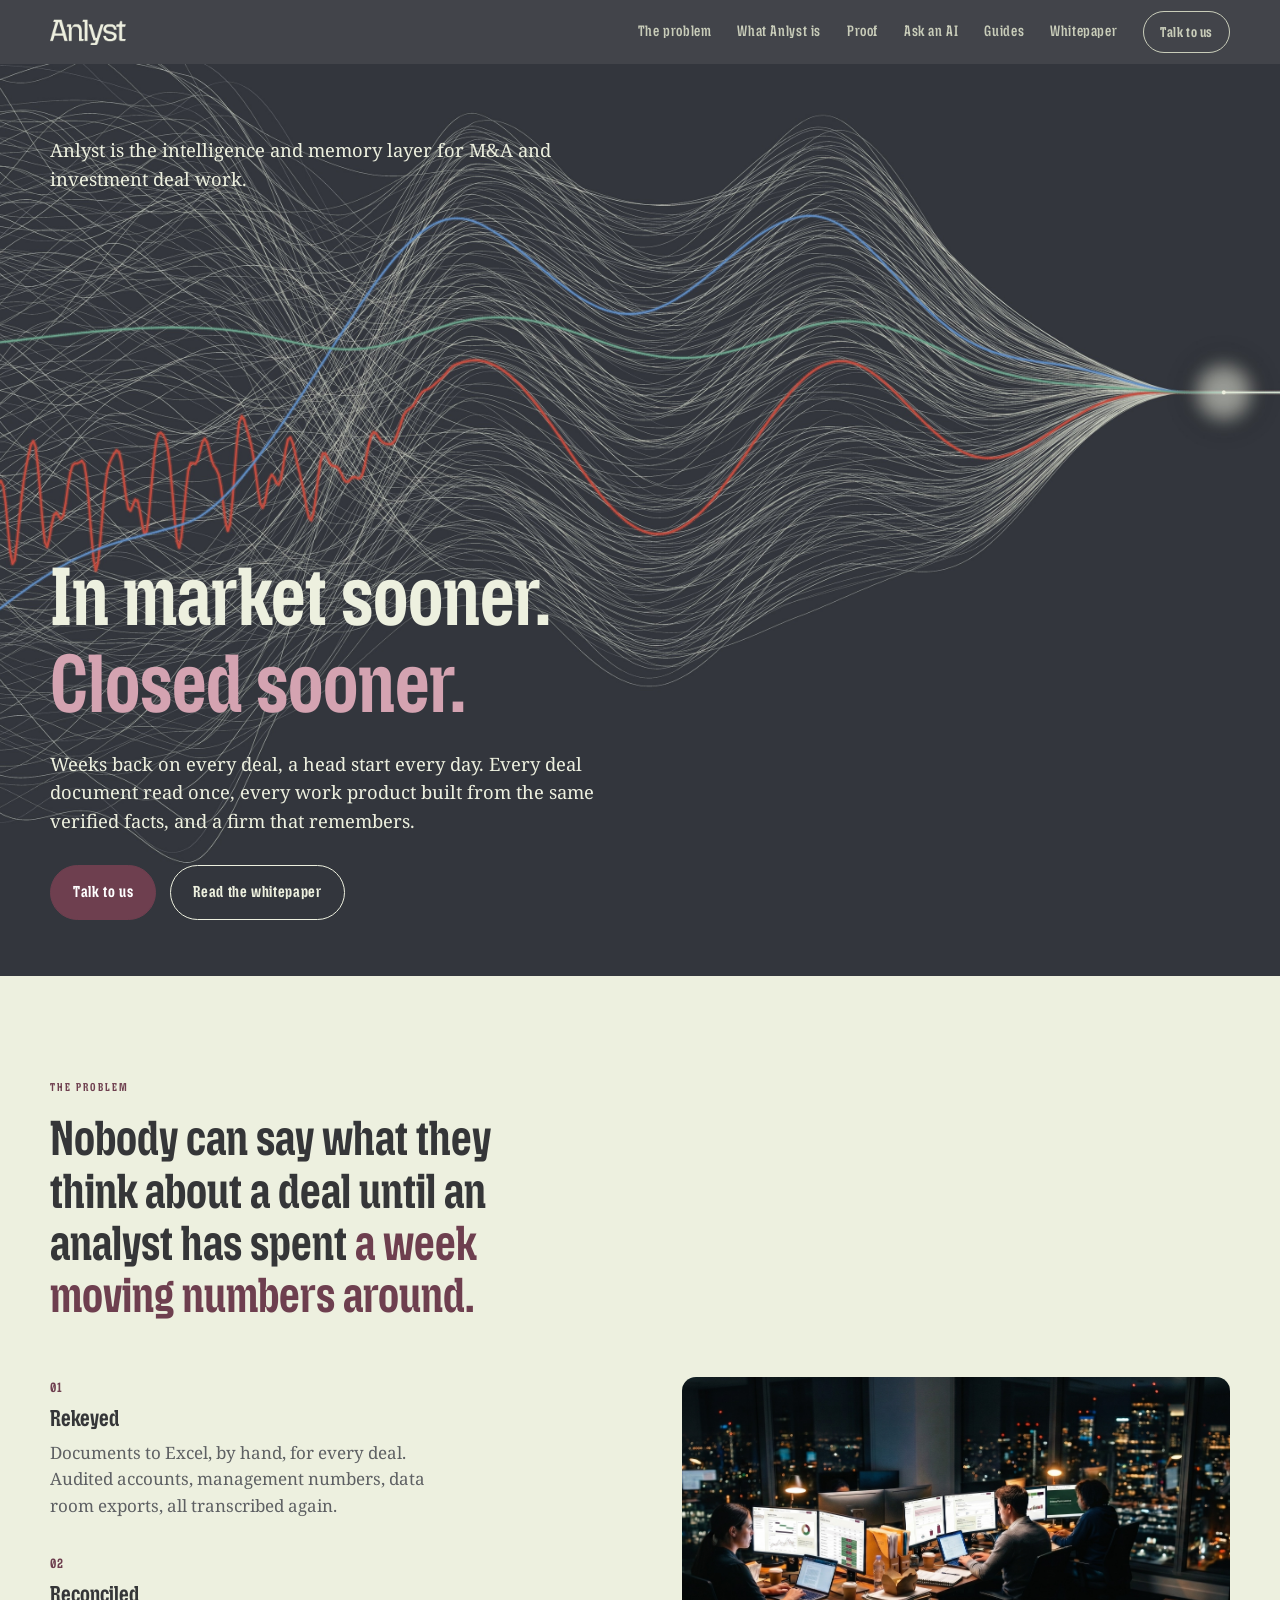
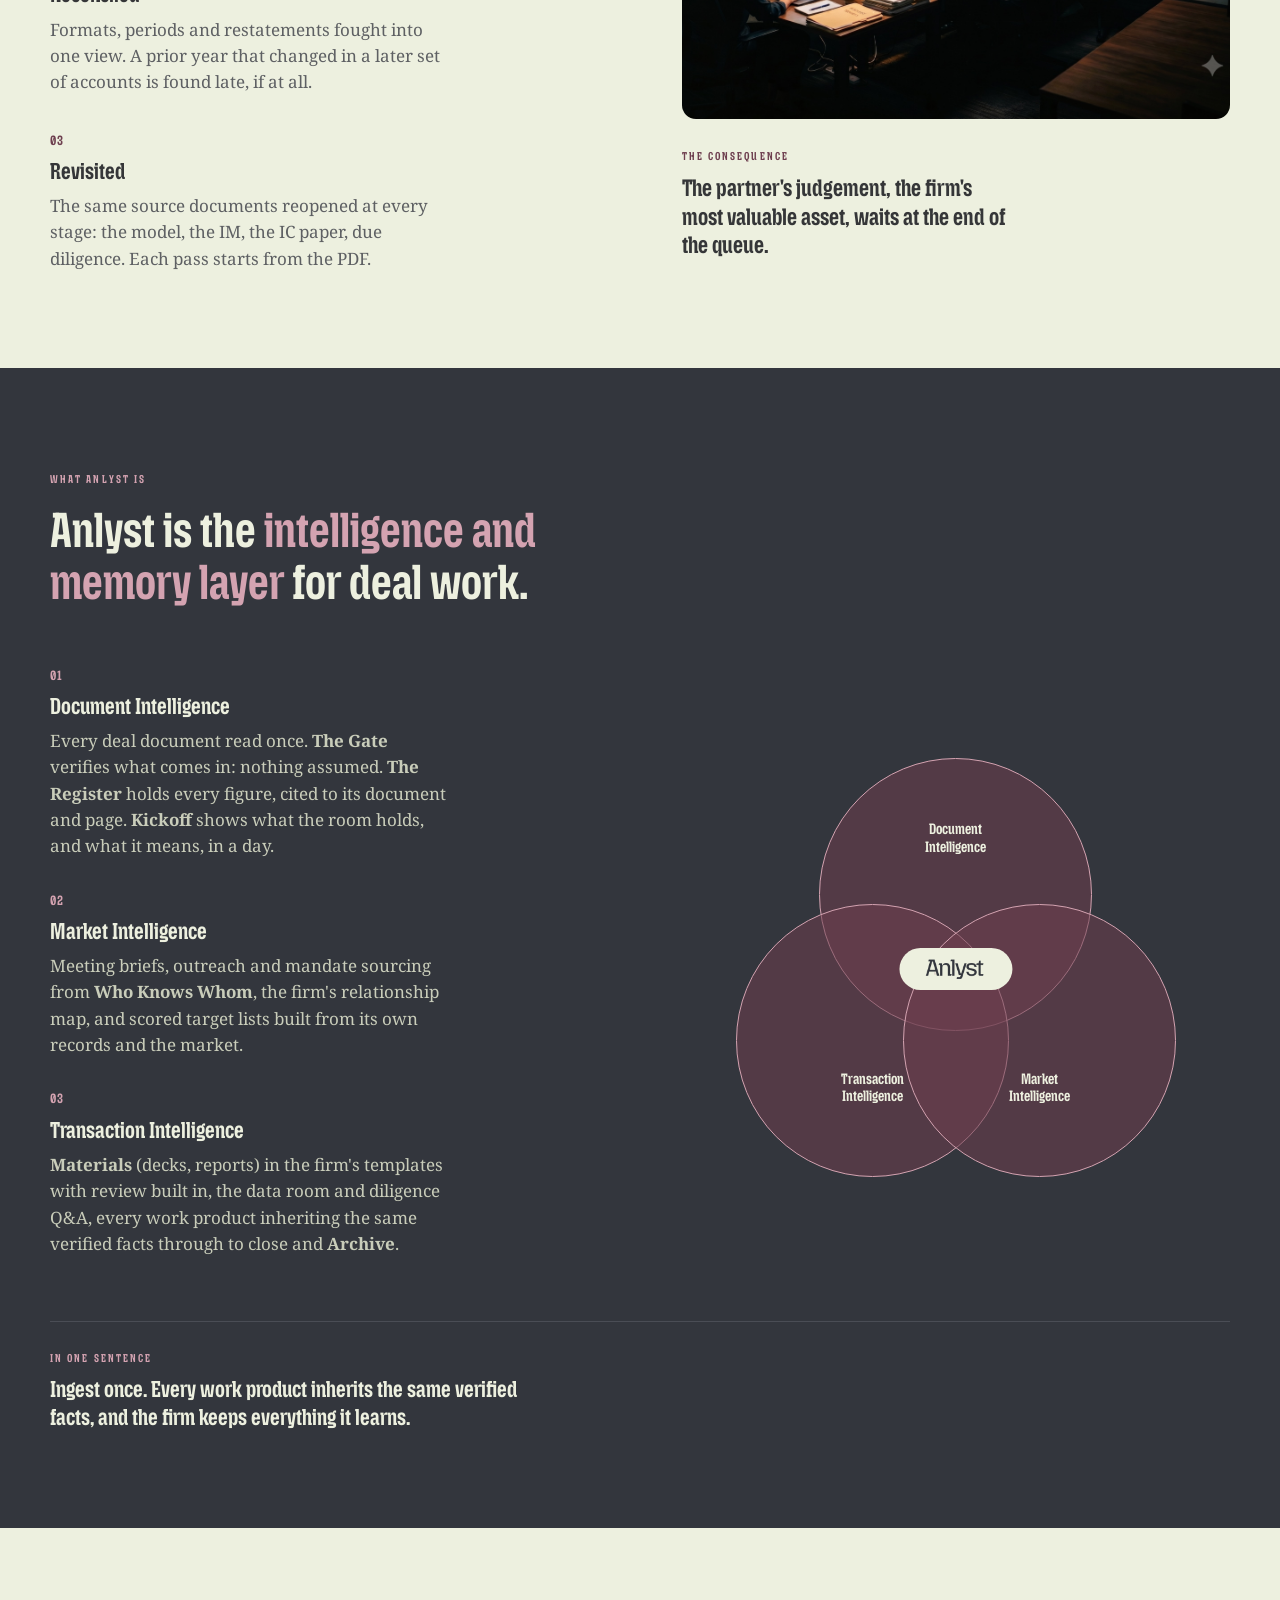
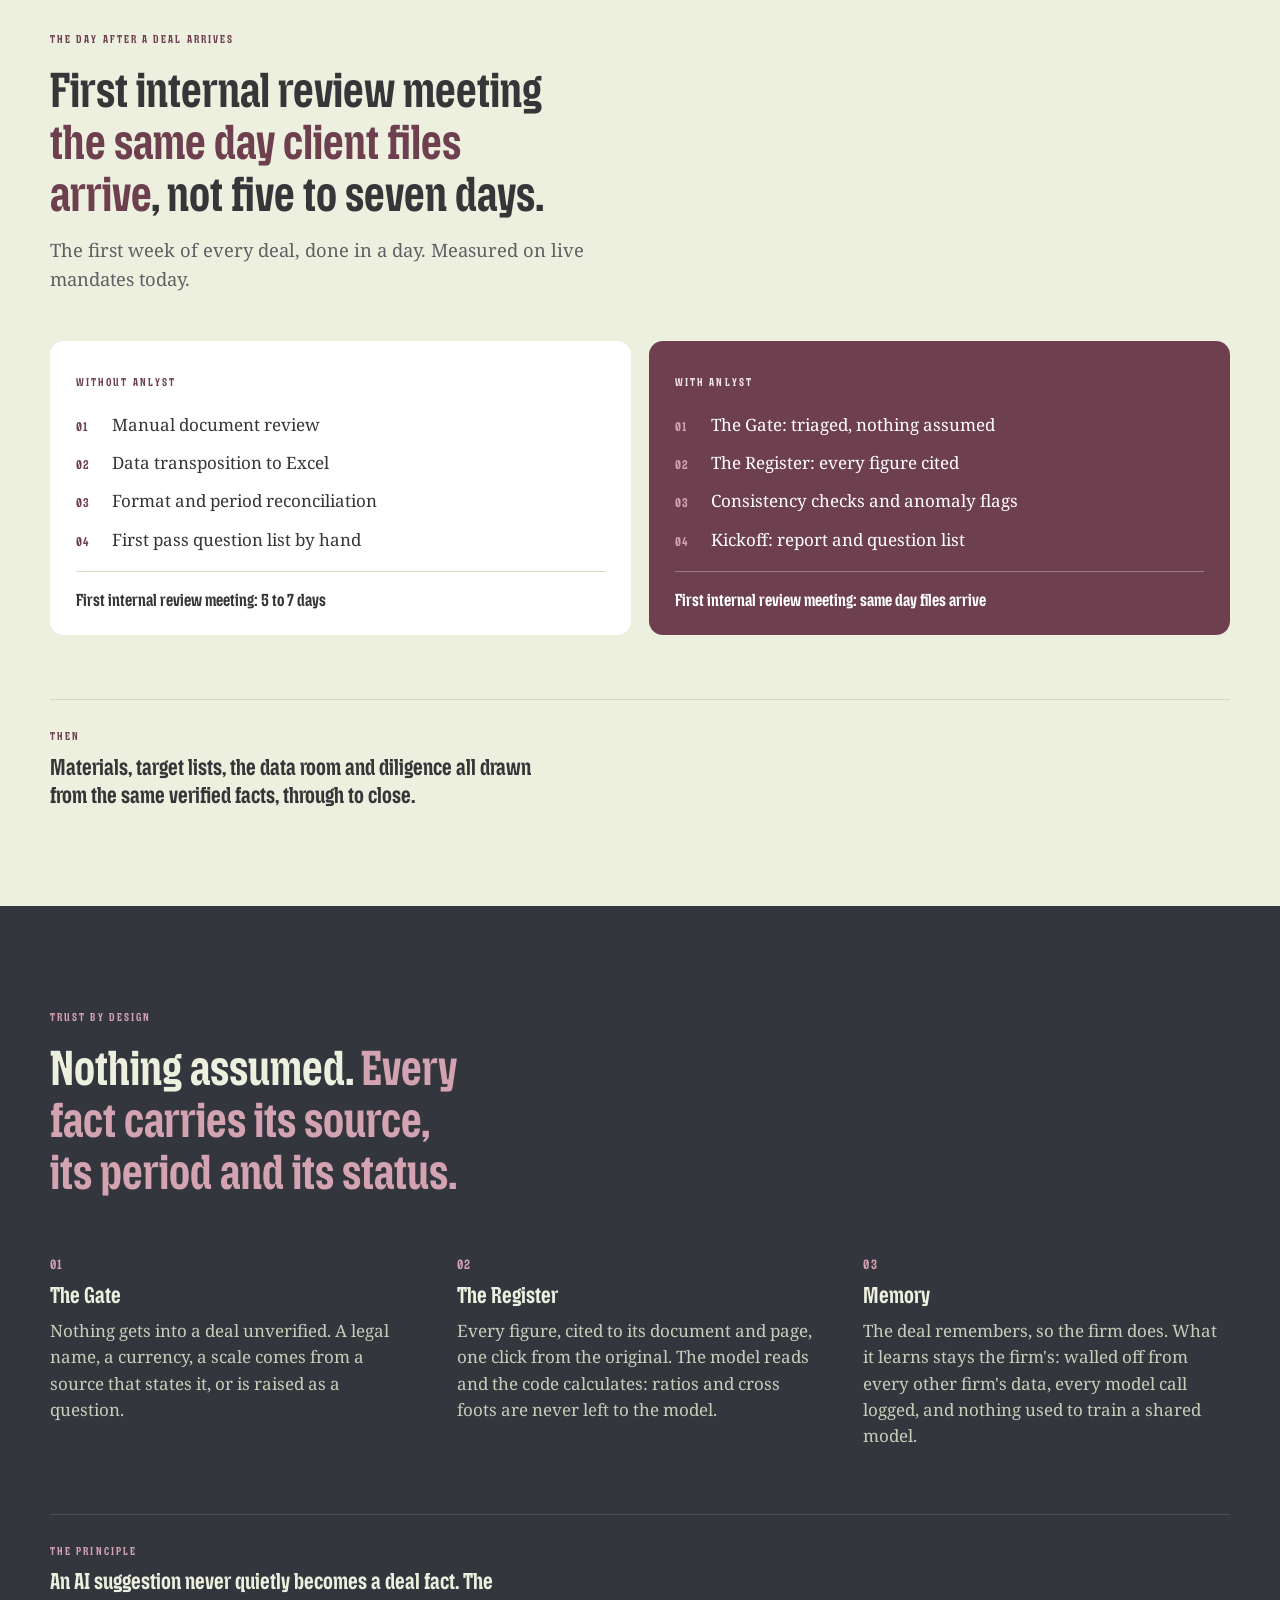
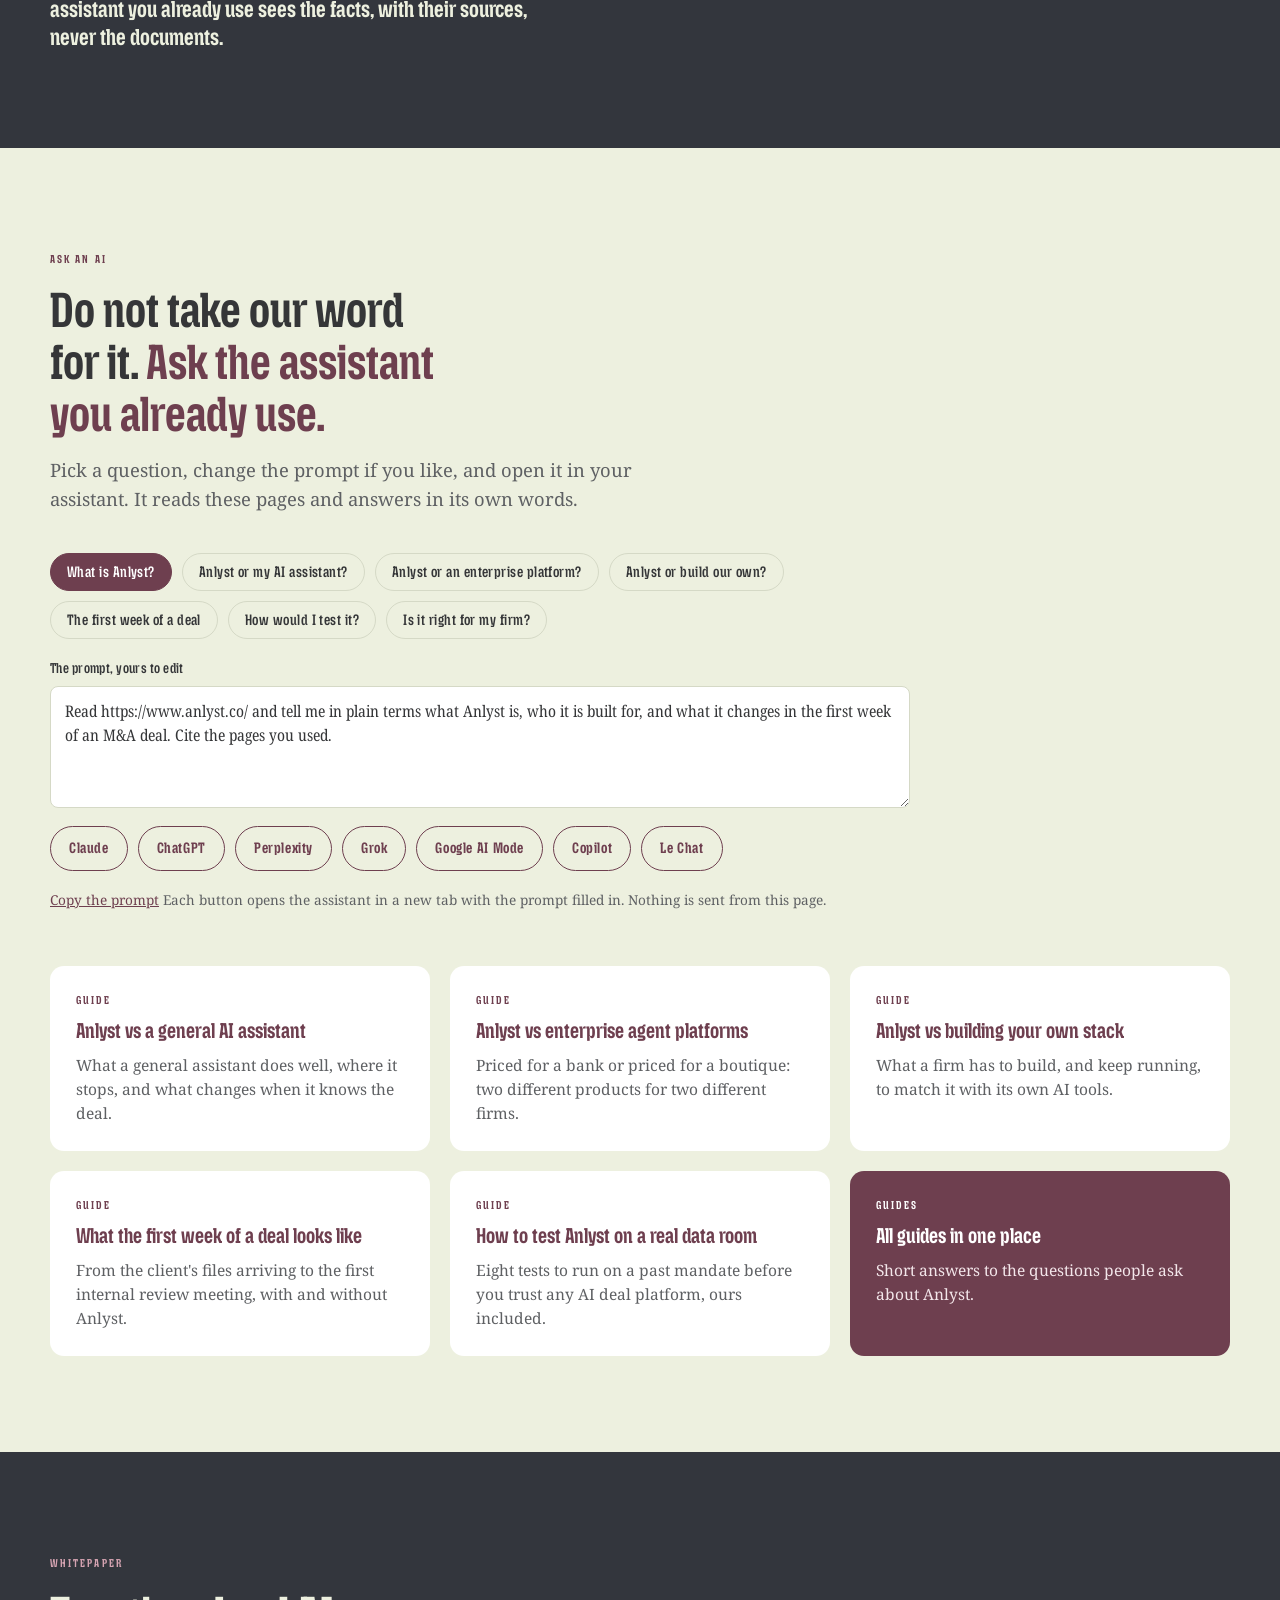
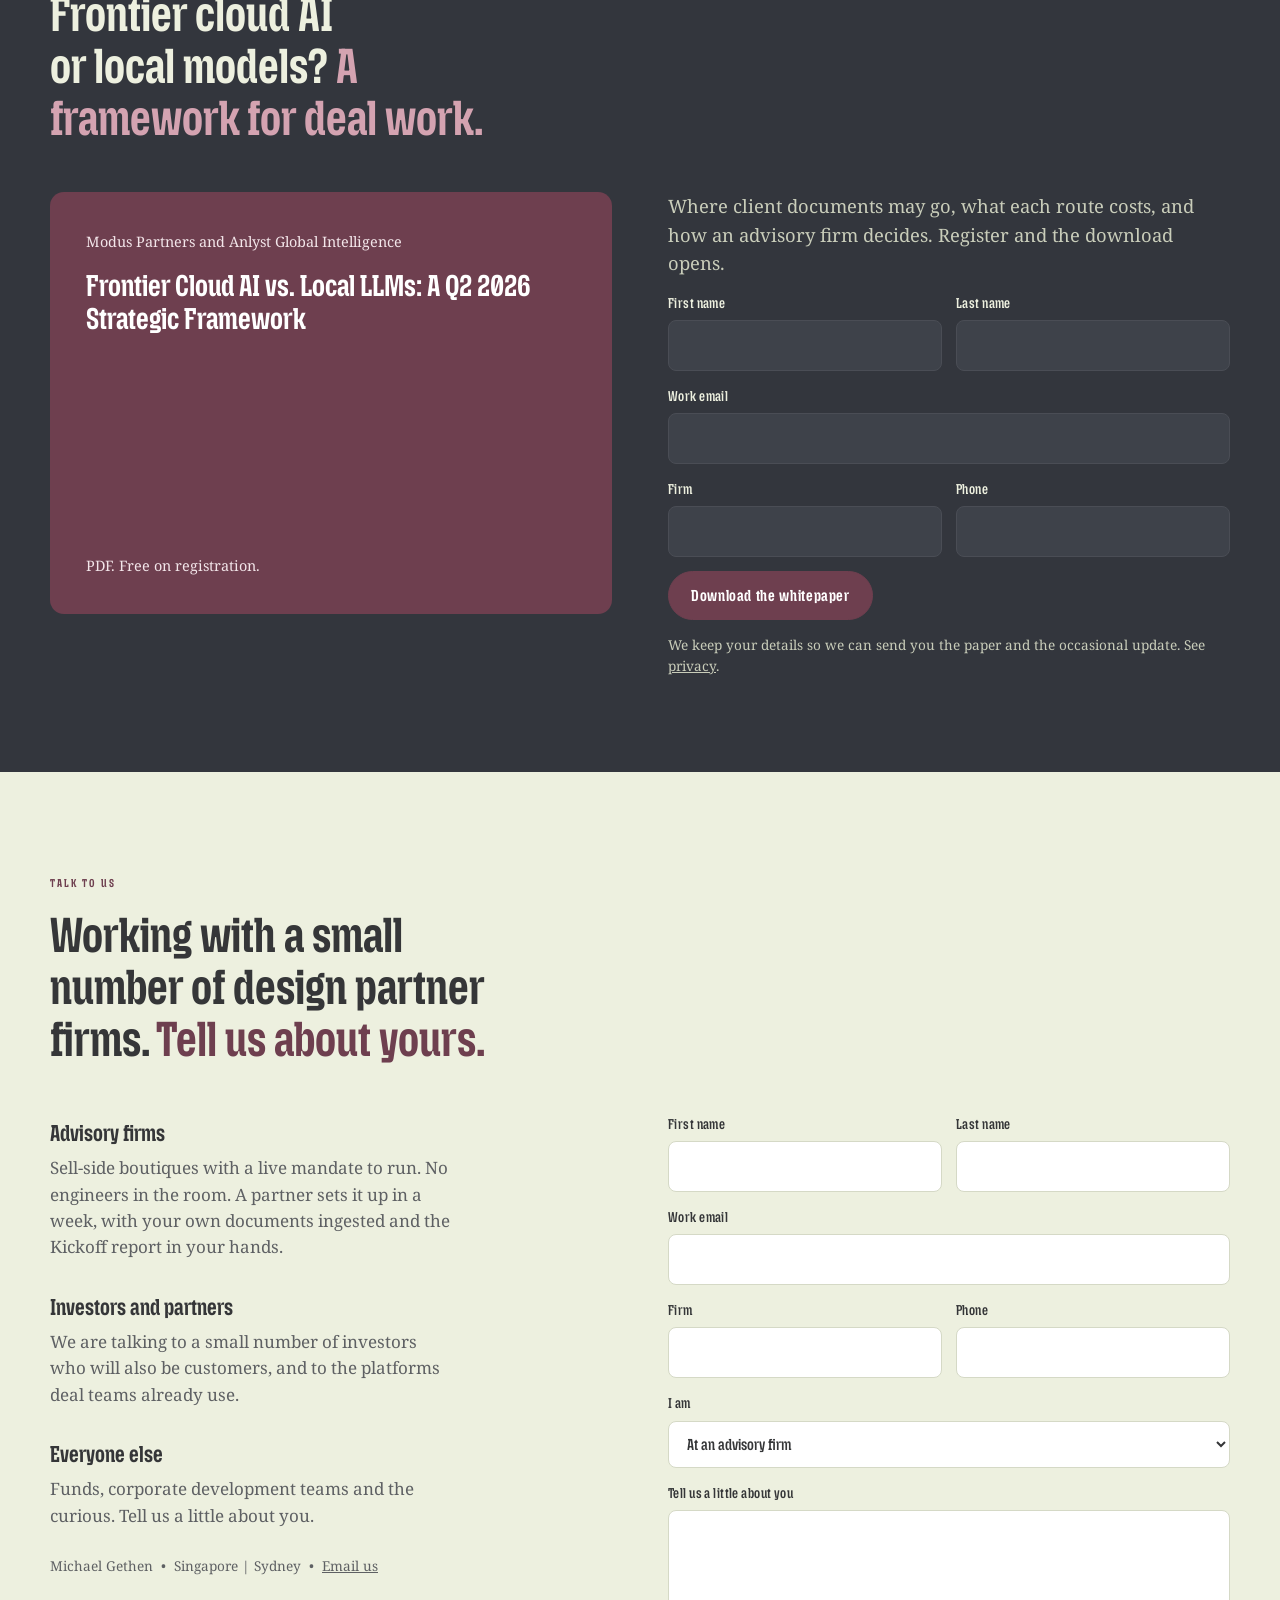
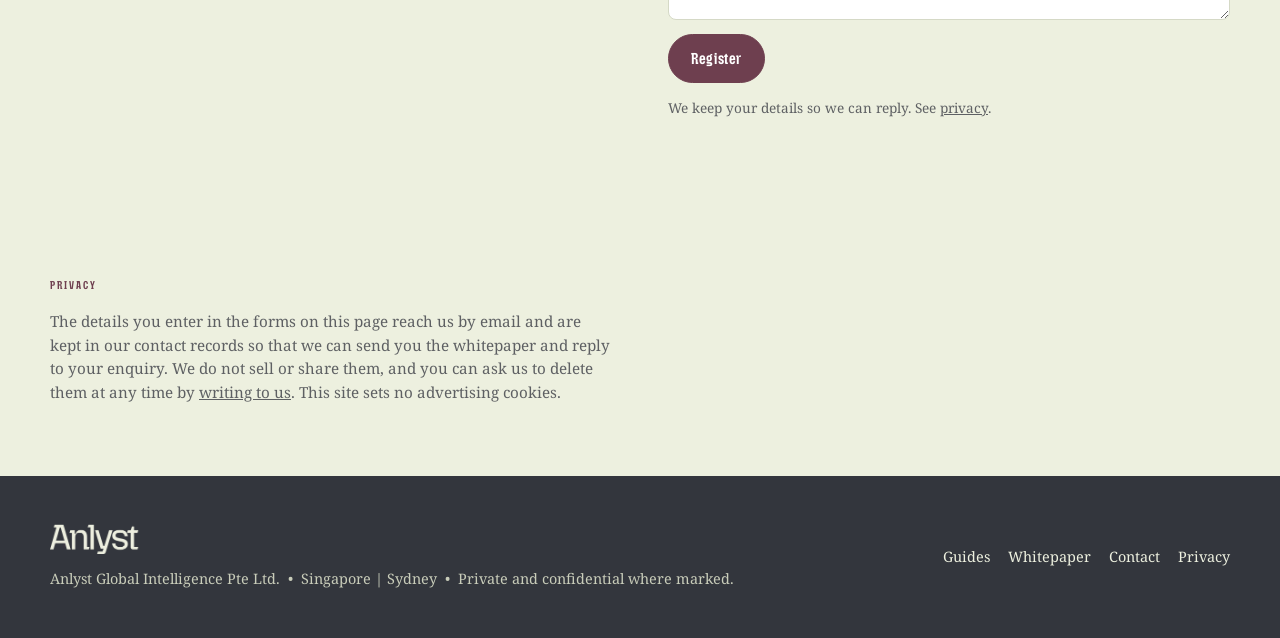
<file: index.html>
<!doctype html>
<html lang="en">
<head>
<meta charset="utf-8">
<meta name="viewport" content="width=device-width,initial-scale=1,viewport-fit=cover">
<title>Anlyst | In market sooner. Closed sooner.</title>
<meta name="description" content="Anlyst reads every deal document once, extracts and verifies the facts, and gives the whole deal team a memory that compounds. Built for M&A advisory firms and investors. In market sooner, closed sooner.">
<link rel="canonical" href="https://www.anlyst.co/">
<meta property="og:type" content="website">
<meta property="og:title" content="Anlyst | In market sooner. Closed sooner.">
<meta property="og:description" content="The intelligence and memory layer for M&A and investment deal work. Every deal document read once, every work product built from the same verified facts, and a firm that remembers.">
<meta property="og:url" content="https://www.anlyst.co/">
<meta property="og:image" content="https://www.anlyst.co/img/hero.jpg">
<meta name="twitter:card" content="summary_large_image">
<meta name="twitter:title" content="Anlyst | In market sooner. Closed sooner.">
<meta name="twitter:description" content="The intelligence and memory layer for M&A and investment deal work.">
<link rel="icon" type="image/png" sizes="64x64" href="favicon-64.png">
<link rel="icon" type="image/png" sizes="512x512" href="favicon.png">
<link rel="apple-touch-icon" href="apple-touch-icon.png">
<link rel="preconnect" href="https://fonts.googleapis.com">
<link rel="preconnect" href="https://fonts.gstatic.com" crossorigin>
<link rel="stylesheet" href="https://fonts.googleapis.com/css2?family=Mozilla+Headline:wdth,wght@75,500..700&family=Noto+Serif:ital,wght@0,400;0,600;1,400&display=swap">
<script type="application/ld+json">
{"@context":"https://schema.org","@type":"Organization","name":"Anlyst Global Intelligence Pte Ltd","alternateName":"Anlyst","url":"https://www.anlyst.co/","logo":"https://www.anlyst.co/img/logo-dark.png","description":"The intelligence and memory layer for M&A and investment deal work.","foundingLocation":"Singapore","areaServed":"Worldwide","founder":{"@type":"Person","name":"Michael Gethen"}}
</script>
<style>
/* Layout: one long page in the deck's rhythm. Cream and dark bands alternate; the hero is the deck cover at full bleed.
   Headings in the condensed headline face, body in the serif, labels in spaced caps. One accent, the plum, used as the deck uses it. */
:root{
  --cream:#EDF0DF; --dark:#33363D; --ink:#353638; --ink2:#5E6063; --plum:#6E3F4F; --pink:#D4A3B1; --muted:#C9CDBA; --rule:#D5D9C6; --rule-dark:#4A4D55; --white:#FFFFFF;
  --head:"Mozilla Headline","Arial Narrow","Helvetica Neue",Arial,sans-serif;
  --body:"Noto Serif",Georgia,"Times New Roman",serif;
  --bg:var(--cream); --fg:var(--ink);
  color-scheme:light;
}
*{box-sizing:border-box}
html{scroll-behavior:smooth}
body{margin:0;background:var(--bg);color:var(--fg);font-family:var(--body);font-size:17px;line-height:1.55;-webkit-font-smoothing:antialiased}
@media (prefers-reduced-motion:reduce){html{scroll-behavior:auto}}
img{max-width:100%;display:block}
a{color:inherit}
h1,h2,h3,.head{font-family:var(--head);font-stretch:75%;font-weight:700;line-height:1.05;margin:0;text-wrap:balance}
.label{font-family:var(--head);font-stretch:75%;font-weight:700;font-size:.72rem;letter-spacing:.18em;text-transform:uppercase;color:var(--plum)}
.dark .label{color:var(--pink)}
.wrap{width:min(1180px,100% - 48px);margin-inline:auto}
@media (max-width:600px){.wrap{width:min(1180px,100% - 32px)}}
section{padding-block:96px}
@media (max-width:700px){section{padding-block:64px}}
.dark{background:var(--dark);color:var(--cream)}
.dark .sub{color:var(--muted)}
.sub{color:var(--ink2);font-size:1.15rem;max-width:62ch;margin:0}
h2{font-size:clamp(2rem,4.2vw,3.1rem);max-width:22ch}
h2 em{font-style:normal;color:var(--plum)}
.dark h2 em{color:var(--pink)}
.stack{display:grid;gap:18px}
.btn{display:inline-flex;align-items:center;gap:10px;font-family:var(--head);font-stretch:75%;font-weight:700;font-size:1rem;letter-spacing:.04em;padding:14px 22px;border-radius:999px;text-decoration:none;border:1.5px solid currentColor;transition:background .2s,color .2s}
.btn.solid{background:var(--plum);border-color:var(--plum);color:#fff}
.btn.solid:hover{background:#5a3240;border-color:#5a3240}
.btn.ghost:hover{background:rgba(110,63,79,.08)}
.dark .btn.ghost{color:var(--cream)}
.dark .btn.ghost:hover{background:rgba(255,255,255,.08)}
.btn:focus-visible,a:focus-visible,button:focus-visible,input:focus-visible,select:focus-visible,textarea:focus-visible{outline:3px solid var(--pink);outline-offset:3px}

/* header */
header{position:sticky;top:env(safe-area-inset-top,0px);z-index:10;background:rgba(51,54,61,.92);backdrop-filter:blur(8px);color:var(--cream)}
header .wrap{display:flex;align-items:center;justify-content:space-between;gap:24px;height:64px}
header img{height:26px;width:auto}
nav{display:flex;gap:26px;align-items:center}
nav a{font-family:var(--head);font-stretch:75%;font-weight:600;font-size:.95rem;letter-spacing:.04em;text-decoration:none;color:var(--muted)}
nav a:hover{color:#fff}
nav .btn{padding:9px 16px;font-size:.9rem}
@media (max-width:760px){nav a:not(.btn){display:none}}

/* hero */
.hero{position:relative;background:var(--dark) url("img/hero.jpg") center/cover no-repeat;color:var(--cream);padding-block:0}
.hero .wrap{min-height:min(78vh,760px);display:flex;flex-direction:column;justify-content:flex-end;padding-block:72px 56px}
.hero p.pos{font-size:1.15rem;color:var(--cream);margin:0 0 auto;max-width:60ch}
.hero h1{font-size:clamp(2.6rem,6.6vw,5.2rem);margin-top:40vh}
.hero h1 span{display:block}
.hero h1 .pink{color:var(--pink)}
.hero .intro{font-size:1.15rem;margin:22px 0 0;max-width:60ch}
.hero .cta{display:flex;flex-wrap:wrap;gap:14px;margin-top:30px}
@media (max-width:700px){.hero h1{margin-top:34vh}.hero .wrap{min-height:min(88vh,760px)}}

/* three-up */
.three{display:grid;grid-template-columns:repeat(3,1fr);gap:40px;margin-top:56px}
@media (max-width:860px){.three{grid-template-columns:1fr;gap:32px}}
.item .num{font-family:var(--head);font-stretch:75%;font-weight:700;color:var(--plum);font-size:.85rem;letter-spacing:.1em}
.dark .item .num{color:var(--pink)}
.item h3{font-size:1.45rem;margin:8px 0 10px}
.item p{margin:0;color:var(--ink2);max-width:40ch}
.dark .item p{color:var(--muted)}

/* bottom line */
.bottom{margin-top:64px;padding-top:28px;border-top:1px solid var(--rule)}
.dark .bottom{border-top-color:var(--rule-dark)}
.bottom .label{display:block;margin-bottom:8px}
.bottom p{font-family:var(--head);font-stretch:75%;font-weight:700;font-size:1.45rem;line-height:1.2;margin:0;max-width:44ch}

/* two column with image */
.split{display:grid;grid-template-columns:1.05fr 1fr;gap:56px;align-items:start;margin-top:56px}
@media (max-width:900px){.split{grid-template-columns:1fr}}
.photo{border-radius:14px;overflow:hidden;aspect-ratio:16/10;max-width:100%}
.photo img{width:100%;height:100%;object-fit:cover}
.consequence{margin-top:22px}
.consequence p{font-family:var(--head);font-stretch:75%;font-weight:700;font-size:1.5rem;line-height:1.2;margin:6px 0 0;max-width:30ch}

/* cards */
.cards{display:grid;grid-template-columns:repeat(3,1fr);gap:22px;margin-top:48px}
@media (max-width:860px){.cards{grid-template-columns:1fr}}
.card{background:var(--white);border-radius:14px;padding:30px 28px 26px;display:flex;flex-direction:column;gap:14px;min-width:0}
.card h3{font-size:1.9rem;color:var(--plum)}
.card p{margin:0;color:var(--ink2)}
.card .tag{margin-top:auto;padding-top:10px}
.card.plum{background:var(--plum);color:#fff}
.card.plum h3{color:#fff}
.card.plum p{color:#F3E6EA}
.card.plum .tag{color:#F3E6EA}

/* proof */
.proof{display:grid;grid-template-columns:1fr 1fr 1.1fr;gap:18px;margin-top:48px;align-items:stretch}
@media (max-width:960px){.proof{grid-template-columns:1fr 1fr}.proof .photo{grid-column:1/-1;aspect-ratio:16/9}}
@media (max-width:620px){.proof{grid-template-columns:1fr}}
.col{background:var(--white);border-radius:14px;padding:26px 26px 22px;min-width:0}
.col.plum{background:var(--plum);color:#fff}
.col ol{list-style:none;margin:18px 0 0;padding:0;display:grid;gap:12px}
.col li{display:grid;grid-template-columns:28px 1fr;gap:8px;align-items:baseline}
.col li b{font-family:var(--head);font-stretch:75%;font-size:.8rem;letter-spacing:.08em;color:var(--plum)}
.col.plum li b{color:var(--pink)}
.col .result{margin-top:18px;padding-top:14px;border-top:1px solid var(--rule);font-family:var(--head);font-stretch:75%;font-weight:700;font-size:1.1rem}
.col.plum .result{border-top-color:rgba(255,255,255,.3)}
.col .label.white{color:#F3E6EA}

/* venn */
.venn{position:relative;width:min(100%,440px);aspect-ratio:1/0.92;margin-inline:auto}
.venn .c{position:absolute;width:62%;aspect-ratio:1;border-radius:50%;background:rgba(110,63,79,.55);border:1.5px solid var(--pink);display:flex;align-items:flex-start;justify-content:center;font-family:var(--head);font-stretch:75%;font-weight:700;text-align:center;font-size:.95rem;line-height:1.15;padding-top:14%}
.venn .c1{left:19%;top:0}
.venn .c2{left:0;top:36%;align-items:flex-end;padding:0 0 16% 0}
.venn .c3{right:0;top:36%;align-items:flex-end;padding:0 0 16% 0}
.venn .pill{position:absolute;left:50%;top:52%;transform:translate(-50%,-50%);background:var(--cream);border-radius:999px;padding:10px 26px}
.venn .pill img{height:22px}

/* trust table */
.rows{margin-top:48px;border-top:1px solid var(--rule)}
.rows div{display:grid;grid-template-columns:40px 180px 1fr;gap:18px;padding:22px 0;border-bottom:1px solid var(--rule);align-items:baseline}
@media (max-width:700px){.rows div{grid-template-columns:40px 1fr}.rows div p{grid-column:2}}
.rows b{font-family:var(--head);font-stretch:75%;font-size:.8rem;letter-spacing:.08em;color:var(--plum)}
.rows h3{font-size:1.25rem}
.rows p{margin:0;color:var(--ink2);max-width:62ch}

/* timeline */
.timeline{display:grid;grid-template-columns:repeat(3,1fr);gap:36px;margin-top:56px;position:relative}
.timeline:before{content:"";position:absolute;left:0;right:0;top:9px;height:1px;background:var(--rule)}
@media (max-width:860px){.timeline{grid-template-columns:1fr}.timeline:before{display:none}}
.timeline .dot{width:19px;height:19px;border-radius:50%;border:2px solid var(--plum);background:var(--cream);position:relative}
.timeline .dot.on{background:var(--plum)}
.timeline h3{font-size:1.35rem;margin:22px 0 10px}
.timeline ul{margin:0;padding-left:18px;color:var(--ink2)}
.timeline li+li{margin-top:8px}

/* whitepaper + forms */
.paper{display:grid;grid-template-columns:1fr 1fr;gap:56px;align-items:start;margin-top:48px}
@media (max-width:900px){.paper{grid-template-columns:1fr}}
.cover{background:var(--plum);color:#fff;border-radius:14px;padding:36px;aspect-ratio:4/3;display:flex;flex-direction:column;justify-content:space-between;max-width:100%}
.cover .t{font-family:var(--head);font-stretch:75%;font-weight:700;font-size:1.9rem;line-height:1.1}
.cover small{color:#F3E6EA;font-size:.9rem}
form{display:grid;gap:14px}
.f2{display:grid;grid-template-columns:1fr 1fr;gap:14px}
@media (max-width:520px){.f2{grid-template-columns:1fr}}
label{display:grid;gap:6px;font-family:var(--head);font-stretch:75%;font-weight:600;font-size:.9rem;letter-spacing:.03em;min-width:0}
input,select,textarea{font:inherit;font-size:1rem;padding:12px 14px;border:1px solid var(--rule);border-radius:8px;background:#fff;color:var(--ink);width:100%;min-width:0}
.dark input,.dark select,.dark textarea{background:#3E424A;border-color:var(--rule-dark);color:var(--cream)}
textarea{min-height:110px;resize:vertical}
.note{font-size:.85rem;color:var(--ink2);margin:0}
.dark .note{color:var(--muted)}
.ok{display:none;padding:18px 20px;border-radius:10px;background:rgba(110,63,79,.1);border:1px solid var(--plum)}
.dark .ok{background:rgba(212,163,177,.12);border-color:var(--pink)}
.ok.show{display:block}

footer{background:var(--dark);color:var(--muted);padding-block:48px;font-size:.9rem}
footer .wrap{display:grid;grid-template-columns:1fr auto;gap:24px;align-items:center}
@media (max-width:700px){footer .wrap{grid-template-columns:1fr}}
footer img{height:30px;margin-bottom:14px}
footer a{text-decoration:none;color:var(--cream)}
footer .links{display:flex;flex-wrap:wrap;gap:18px}
/* lifecycle */
.life{margin-top:48px}
.life svg{width:100%;height:auto;display:block}
.stages{display:grid;grid-template-columns:repeat(5,1fr);gap:0;margin-top:0;border-top:1px solid var(--rule)}
.stages > div{padding:18px 16px 22px 0;border-right:1px solid var(--rule);min-width:0}
.stages > div:last-child{border-right:0}
.stages > div + div{padding-left:16px}
.stages .num{font-family:var(--head);font-stretch:75%;font-weight:700;color:var(--plum);font-size:.8rem;letter-spacing:.1em}
.stages h3{font-size:1.1rem;margin:4px 0 2px}
.stages .t{font-size:.9rem;color:var(--ink2);margin:0}
.stages .t b{font-weight:600;color:var(--plum)}
.stages ul{list-style:none;margin:12px 0 0;padding:0;font-size:.92rem;color:var(--ink2);display:grid;gap:6px}
.stages li{padding-left:16px;position:relative}
.stages li:before{content:"";position:absolute;left:0;top:.5em;width:8px;height:8px;border-radius:50%;background:var(--plum)}
.stages li.s:before{background:var(--cream);border:1.5px solid var(--plum);width:6px;height:6px}
@media (max-width:900px){.stages{grid-template-columns:1fr 1fr}.stages > div{border-right:0;border-bottom:1px solid var(--rule);padding-left:0}.stages > div + div{padding-left:0}}
@media (max-width:560px){.stages{grid-template-columns:1fr}}
@media (max-width:700px){.life svg .tg{font-size:22px}.life svg .pl{display:none}}
.daily{margin-top:0;background:var(--plum);color:#fff;border-radius:8px;padding:10px 16px;font-size:.9rem}
.daily b{font-family:var(--head);font-stretch:75%;letter-spacing:.12em;text-transform:uppercase;font-size:.75rem;margin-right:10px}
.ok.err{border-color:#B04A4A;background:rgba(176,74,74,.08)}
.btn[disabled]{opacity:.6;cursor:progress}
.privacy{font-size:.95rem;color:var(--ink2);max-width:70ch}


/* ask an AI + guides */
.ask{display:grid;gap:18px;margin-top:40px;max-width:860px}
.chips,.ask-go{display:flex;flex-wrap:wrap;gap:10px}
.chip{font-family:var(--head);font-stretch:75%;font-weight:600;font-size:.95rem;letter-spacing:.03em;padding:9px 16px;border-radius:999px;border:1.5px solid var(--rule);background:transparent;color:var(--ink);cursor:pointer}
.chip[aria-pressed=true]{background:var(--plum);border-color:var(--plum);color:#fff}
.ask textarea{min-height:0;font-family:var(--body);font-weight:400;letter-spacing:0;line-height:1.5}
.ask-go .btn{padding:10px 18px;font-size:.95rem;color:var(--plum)}
.ask-copy{font:inherit;background:none;border:0;padding:0;color:var(--plum);text-decoration:underline;cursor:pointer}
.guides{display:grid;grid-template-columns:repeat(3,1fr);gap:20px;margin-top:56px}
@media (max-width:960px){.guides{grid-template-columns:1fr 1fr}}
@media (max-width:600px){.guides{grid-template-columns:1fr}}
.guides a{background:var(--white);border-radius:14px;padding:26px;text-decoration:none;display:grid;gap:10px;align-content:start}
.guides a h3{font-size:1.35rem;color:var(--plum)}
.guides a p{margin:0;color:var(--ink2);font-size:.97rem}
.guides a:hover{box-shadow:0 0 0 2px var(--plum)}
.guides a.all{background:var(--plum)}
.guides a.all h3,.guides a.all .label{color:#fff}
.guides a.all p{color:#F3E6EA}
</style>
</head>
<body>
<header>
  <div class="wrap">
    <a href="#top" aria-label="Anlyst home"><img src="img/logo-light.png" alt="Anlyst"></a>
    <nav>
      <a href="#problem">The problem</a>
      <a href="#what">What Anlyst is</a>
      <a href="#proof">Proof</a>
      <a href="#ask">Ask an AI</a>
      <a href="guides/">Guides</a>
      <a href="#whitepaper">Whitepaper</a>
      <a class="btn ghost" href="#contact">Talk to us</a>
    </nav>
  </div>
</header>

<section class="hero" id="top">
  <div class="wrap">
    <p class="pos">Anlyst is the intelligence and memory layer for M&amp;A and investment deal work.</p>
    <h1><span>In market sooner.</span><span class="pink">Closed sooner.</span></h1>
    <p class="intro">Weeks back on every deal, a head start every day. Every deal document read once, every work product built from the same verified facts, and a firm that remembers.</p>
    <div class="cta">
      <a class="btn solid" href="#contact">Talk to us</a>
      <a class="btn ghost" href="#whitepaper">Read the whitepaper</a>
    </div>
  </div>
</section>

<section id="problem">
  <div class="wrap">
    <span class="label">The problem</span>
    <h2 style="margin-top:14px">Nobody can say what they think about a deal until an analyst has spent <em>a week moving numbers around.</em></h2>
    <div class="split">
      <div class="stack" style="gap:34px">
        <div class="item"><div class="num">01</div><h3>Rekeyed</h3><p>Documents to Excel, by hand, for every deal. Audited accounts, management numbers, data room exports, all transcribed again.</p></div>
        <div class="item"><div class="num">02</div><h3>Reconciled</h3><p>Formats, periods and restatements fought into one view. A prior year that changed in a later set of accounts is found late, if at all.</p></div>
        <div class="item"><div class="num">03</div><h3>Revisited</h3><p>The same source documents reopened at every stage: the model, the IM, the IC paper, due diligence. Each pass starts from the PDF.</p></div>
      </div>
      <div>
        <div class="photo"><img src="img/night.jpg" alt="Analysts at their screens late in the evening"></div>
        <div class="consequence"><span class="label">The consequence</span><p>The partner's judgement, the firm's most valuable asset, waits at the end of the queue.</p></div>
      </div>
    </div>
  </div>
</section>

<section class="dark" id="what">
  <div class="wrap">
    <span class="label">What Anlyst is</span>
    <h2 style="margin-top:14px">Anlyst is the <em>intelligence and memory layer</em> for deal work.</h2>
    <div class="split" style="align-items:center">
      <div class="stack" style="gap:30px">
        <div class="item"><div class="num">01</div><h3>Document Intelligence</h3><p>Every deal document read once. <strong>The Gate</strong> verifies what comes in: nothing assumed. <strong>The Register</strong> holds every figure, cited to its document and page. <strong>Kickoff</strong> shows what the room holds, and what it means, in a day.</p></div>
        <div class="item"><div class="num">02</div><h3>Market Intelligence</h3><p>Meeting briefs, outreach and mandate sourcing from <strong>Who Knows Whom</strong>, the firm's relationship map, and scored target lists built from its own records and the market.</p></div>
        <div class="item"><div class="num">03</div><h3>Transaction Intelligence</h3><p><strong>Materials</strong> (decks, reports) in the firm's templates with review built in, the data room and diligence Q&amp;A, every work product inheriting the same verified facts through to close and <strong>Archive</strong>.</p></div>
      </div>
      <div class="venn" aria-label="Three overlapping circles: Document, Market and Transaction Intelligence, with Anlyst at the centre">
        <div class="c c1">Document<br>Intelligence</div>
        <div class="c c2">Transaction<br>Intelligence</div>
        <div class="c c3">Market<br>Intelligence</div>
        <div class="pill"><img src="img/logo-dark.png" alt="Anlyst"></div>
      </div>
    </div>
    <div class="bottom"><span class="label">In one sentence</span><p>Ingest once. Every work product inherits the same verified facts, and the firm keeps everything it learns.</p></div>
  </div>
</section>






<section id="proof">
  <div class="wrap">
    <span class="label">The day after a deal arrives</span>
    <h2 style="margin-top:14px">First internal review meeting <em>the same day client files arrive</em>, not five to seven days.</h2>
    <p class="sub" style="margin-top:16px">The first week of every deal, done in a day. Measured on live mandates today.</p>
    <div class="proof" style="grid-template-columns:1fr 1fr">
      <div class="col">
        <span class="label">Without Anlyst</span>
        <ol><li><b>01</b>Manual document review</li><li><b>02</b>Data transposition to Excel</li><li><b>03</b>Format and period reconciliation</li><li><b>04</b>First pass question list by hand</li></ol>
        <div class="result">First internal review meeting: 5 to 7 days</div>
      </div>
      <div class="col plum">
        <span class="label white">With Anlyst</span>
        <ol><li><b>01</b>The Gate: triaged, nothing assumed</li><li><b>02</b>The Register: every figure cited</li><li><b>03</b>Consistency checks and anomaly flags</li><li><b>04</b>Kickoff: report and question list</li></ol>
        <div class="result">First internal review meeting: same day files arrive</div>
      </div>
    </div>
    <div class="bottom"><span class="label">Then</span><p>Materials, target lists, the data room and diligence all drawn from the same verified facts, through to close.</p></div>
  </div>
</section>




<section class="dark" id="trust">
  <div class="wrap">
    <span class="label">Trust by design</span>
    <h2 style="margin-top:14px">Nothing assumed. <em>Every fact carries its source, its period and its status.</em></h2>
    <div class="three">
      <div class="item"><div class="num">01</div><h3>The Gate</h3><p>Nothing gets into a deal unverified. A legal name, a currency, a scale comes from a source that states it, or is raised as a question.</p></div>
      <div class="item"><div class="num">02</div><h3>The Register</h3><p>Every figure, cited to its document and page, one click from the original. The model reads and the code calculates: ratios and cross foots are never left to the model.</p></div>
      <div class="item"><div class="num">03</div><h3>Memory</h3><p>The deal remembers, so the firm does. What it learns stays the firm's: walled off from every other firm's data, every model call logged, and nothing used to train a shared model.</p></div>
    </div>
    <div class="bottom"><span class="label">The principle</span><p>An AI suggestion never quietly becomes a deal fact. The assistant you already use sees the facts, with their sources, never the documents.</p></div>
  </div>
</section>




<section id="ask">
  <div class="wrap">
    <span class="label">Ask an AI</span>
    <h2 style="margin-top:14px">Do not take our word for it. <em>Ask the assistant you already use.</em></h2>
    <p class="sub" style="margin-top:16px">Pick a question, change the prompt if you like, and open it in your assistant. It reads these pages and answers in its own words.</p>
    <div class="ask" data-ask>
      <div class="chips" role="group" aria-label="Choose a question"><button type="button" class="chip" aria-pressed="true" data-prompt="Read https://www.anlyst.co/ and tell me in plain terms what Anlyst is, who it is built for, and what it changes in the first week of an M&amp;A deal. Cite the pages you used.">What is Anlyst?</button><button type="button" class="chip" aria-pressed="false" data-prompt="Read https://www.anlyst.co/guides/anlyst-vs-a-general-ai-assistant.html and explain how Anlyst differs from using a general AI assistant such as you for M&amp;A deal work. Be critical: where is a general assistant enough, and where is it not? Cite the page.">Anlyst or my AI assistant?</button><button type="button" class="chip" aria-pressed="false" data-prompt="Read https://www.anlyst.co/guides/anlyst-vs-enterprise-agent-platforms.html and compare Anlyst with the enterprise AI agent platforms sold to investment banks. Which suits a boutique advisory firm of fewer than twenty people, and why? Cite the pages you used.">Anlyst or an enterprise platform?</button><button type="button" class="chip" aria-pressed="false" data-prompt="Read https://www.anlyst.co/guides/anlyst-vs-building-your-own.html and tell me what a small M&amp;A advisory firm would have to build and maintain to match Anlyst with its own stack of AI tools. Be critical: when is building our own the better choice? Cite the page.">Anlyst or build our own?</button><button type="button" class="chip" aria-pressed="false" data-prompt="Read https://www.anlyst.co/guides/the-first-week-of-a-deal.html and walk me through the first week of a sell-side mandate with and without Anlyst. Cite the page.">The first week of a deal</button><button type="button" class="chip" aria-pressed="false" data-prompt="Read https://www.anlyst.co/guides/how-to-test-anlyst-on-a-real-data-room.html and turn it into a one page test plan I could run on a past mandate to evaluate Anlyst, or any AI deal platform, against my own team working by hand. Cite the page.">How would I test it?</button><button type="button" class="chip" aria-pressed="false" data-prompt="I work at [describe your firm: size, sectors, the tools you use]. Read https://www.anlyst.co/ and the guides at https://www.anlyst.co/guides/ and tell me honestly whether Anlyst would suit us, and what I should ask them. Cite the pages you used.">Is it right for my firm?</button></div>
      <label for="askPrompt">The prompt, yours to edit<textarea id="askPrompt" rows="4" spellcheck="false"></textarea></label>
      <div class="ask-go" aria-label="Open the prompt in an assistant"></div>
      <p class="note"><button type="button" class="ask-copy">Copy the prompt</button> Each button opens the assistant in a new tab with the prompt filled in. Nothing is sent from this page.</p>
    </div>
    <div class="guides">
      <a href="guides/anlyst-vs-a-general-ai-assistant.html"><span class="label">Guide</span><h3>Anlyst vs a general AI assistant</h3><p>What a general assistant does well, where it stops, and what changes when it knows the deal.</p></a>
      <a href="guides/anlyst-vs-enterprise-agent-platforms.html"><span class="label">Guide</span><h3>Anlyst vs enterprise agent platforms</h3><p>Priced for a bank or priced for a boutique: two different products for two different firms.</p></a>
      <a href="guides/anlyst-vs-building-your-own.html"><span class="label">Guide</span><h3>Anlyst vs building your own stack</h3><p>What a firm has to build, and keep running, to match it with its own AI tools.</p></a>
      <a href="guides/the-first-week-of-a-deal.html"><span class="label">Guide</span><h3>What the first week of a deal looks like</h3><p>From the client's files arriving to the first internal review meeting, with and without Anlyst.</p></a>
      <a href="guides/how-to-test-anlyst-on-a-real-data-room.html"><span class="label">Guide</span><h3>How to test Anlyst on a real data room</h3><p>Eight tests to run on a past mandate before you trust any AI deal platform, ours included.</p></a>
      <a class="all" href="guides/"><span class="label">Guides</span><h3>All guides in one place</h3><p>Short answers to the questions people ask about Anlyst.</p></a>
    </div>
  </div>
</section>

<section class="dark" id="whitepaper">
  <div class="wrap">
    <span class="label">Whitepaper</span>
    <h2 style="margin-top:14px">Frontier cloud AI or local models? <em>A framework for deal work.</em></h2>
    <div class="paper">
      <div class="cover">
        <div><small>Modus Partners and Anlyst Global Intelligence</small><div class="t" style="margin-top:14px">Frontier Cloud AI vs. Local LLMs: A Q2 2026 Strategic Framework</div></div>
        <small>PDF. Free on registration.</small>
      </div>
      <form id="wpForm" class="hsform" data-form="whitepaper" novalidate>
        <p class="sub" style="color:var(--muted)">Where client documents may go, what each route costs, and how an advisory firm decides. Register and the download opens.</p>
        <div class="f2">
          <label for="wp-first">First name<input id="wp-first" name="firstname" required autocomplete="given-name"></label>
          <label for="wp-last">Last name<input id="wp-last" name="lastname" required autocomplete="family-name"></label>
        </div>
        <label for="wp-email">Work email<input id="wp-email" name="email" type="email" required autocomplete="email"></label>
        <div class="f2">
          <label for="wp-firm">Firm<input id="wp-firm" name="company" required autocomplete="organization"></label>
          <label for="wp-phone">Phone<input id="wp-phone" name="phone" type="tel" autocomplete="tel"></label>
        </div>
        <input type="hidden" name="message" value="Whitepaper download: Frontier Cloud AI vs Local LLMs">
        <div><button class="btn solid" type="submit">Download the whitepaper</button></div>
        <p class="note">We keep your details so we can send you the paper and the occasional update. See <a href="#privacy">privacy</a>.</p>
        <div class="ok" id="wpOk">Thank you. The download has opened in a new tab; if it did not, <a id="wpLink" href="#" target="_blank" rel="noopener">open it here</a>.</div>
        <div class="ok err" id="wpErr">That did not go through. Try again in a moment, or <a href="#" class="mail" data-u="hello">write to us</a> and we will send the paper by return.</div>
      </form>
    </div>
  </div>
</section>

<section id="contact">
  <div class="wrap">
    <span class="label">Talk to us</span>
    <h2 style="margin-top:14px">Working with a small number of design partner firms. <em>Tell us about yours.</em></h2>
    <div class="paper">
      <div class="stack" style="gap:26px">
        <div class="item"><h3>Advisory firms</h3><p>Sell-side boutiques with a live mandate to run. No engineers in the room. A partner sets it up in a week, with your own documents ingested and the Kickoff report in your hands.</p></div>
        <div class="item"><h3>Investors and partners</h3><p>We are talking to a small number of investors who will also be customers, and to the platforms deal teams already use.</p></div>
        <div class="item"><h3>Everyone else</h3><p>Funds, corporate development teams and the curious. Tell us a little about you.</p></div>
        <p class="note">Michael Gethen &nbsp;•&nbsp; Singapore | Sydney &nbsp;•&nbsp; <a href="#" class="mail" data-u="hello">Email us</a></p>
      </div>
      <form id="ctForm" class="hsform" data-form="contact" novalidate>
        <div class="f2">
          <label for="ct-first">First name<input id="ct-first" name="firstname" required autocomplete="given-name"></label>
          <label for="ct-last">Last name<input id="ct-last" name="lastname" required autocomplete="family-name"></label>
        </div>
        <label for="ct-email">Work email<input id="ct-email" name="email" type="email" required autocomplete="email"></label>
        <div class="f2">
          <label for="ct-firm">Firm<input id="ct-firm" name="company" required autocomplete="organization"></label>
          <label for="ct-phone">Phone<input id="ct-phone" name="phone" type="tel" autocomplete="tel"></label>
        </div>
        <label for="ct-type">I am<select id="ct-type" name="_type"><option>At an advisory firm</option><option>An investor</option><option>At a fund or corporate development team</option><option>Something else</option></select></label>
        <label for="ct-msg">Tell us a little about you<textarea id="ct-msg" name="message" required></textarea></label>
        <div><button class="btn solid" type="submit">Register</button></div>
        <p class="note">We keep your details so we can reply. See <a href="#privacy">privacy</a>.</p>
        <div class="ok" id="ctOk">Thank you. We will be in touch within a working day.</div>
        <div class="ok err" id="ctErr">That did not go through. Try again in a moment, or <a href="#" class="mail" data-u="hello">write to us</a> instead.</div>
      </form>
    </div>
  </div>
</section>

<section id="privacy" style="padding-block:56px">
  <div class="wrap">
    <span class="label">Privacy</span>
    <p class="privacy" style="margin-top:14px">The details you enter in the forms on this page reach us by email and are kept in our contact records so that we can send you the whitepaper and reply to your enquiry. We do not sell or share them, and you can ask us to delete them at any time by <a href="#" class="mail" data-u="hello">writing to us</a>. This site sets no advertising cookies.</p>
  </div>
</section>

<footer>
  <div class="wrap">
    <div><img src="img/logo-light.png" alt="Anlyst"><div>Anlyst Global Intelligence Pte Ltd. &nbsp;•&nbsp; Singapore | Sydney &nbsp;•&nbsp; Private and confidential where marked.</div></div>
    <div class="links"><a href="guides/">Guides</a><a href="#whitepaper">Whitepaper</a><a href="#contact">Contact</a><a href="#privacy">Privacy</a></div>
  </div>
</footer>

<script>
// Forms. Two delivery routes, chosen by which ID is set below:
//  1. FORMSPREE_ID set: each submission is emailed to the address registered with that Formspree form,
//     with a subject line that says which form it came from. Set it up once at formspree.io, paste the form ID here.
//  2. FORMSPREE_ID empty: submissions post to HubSpot's Forms API (portal 6334981) and land in the CRM instead.
const FORMSPREE_ID = "xeaadjgw";
const HS_PORTAL = "6334981";
const HS_FORMS = { contact: "ff541b5c-515f-4d8e-95a8-8332db76f86a", whitepaper: "ff541b5c-515f-4d8e-95a8-8332db76f86a" };
const WHITEPAPER_PDF = "whitepaper/Anlyst-Frontier-Cloud-AI-vs-Local-LLMs.pdf";
const SUBJECT = { contact: "anlyst.co enquiry", whitepaper: "anlyst.co whitepaper download" };
const hutk = () => (document.cookie.match(/(?:^|; )hubspotutk=([^;]+)/) || [])[1];

async function deliver(key, fd) {
  const type = fd.get("_type");
  if (type) fd.set("message", `[${type}] ${fd.get("message") || ""}`);
  const entries = [...fd.entries()].filter(([n, v]) => v !== "" && !n.startsWith("_"));
  if (FORMSPREE_ID) {
    const body = Object.fromEntries(entries);
    body._subject = SUBJECT[key]; body._replyto = fd.get("email"); body.form = key;
    return fetch(`https://formspree.io/f/${FORMSPREE_ID}`, { method: "POST", headers: { "Content-Type": "application/json", "Accept": "application/json" }, body: JSON.stringify(body) });
  }
  const body = { fields: entries.map(([name, value]) => ({ name, value })), context: { pageUri: location.href, pageName: document.title, hutk: hutk() } };
  return fetch(`https://api.hsforms.com/submissions/v3/integration/submit/${HS_PORTAL}/${HS_FORMS[key]}`, { method: "POST", headers: { "Content-Type": "application/json" }, body: JSON.stringify(body) });
}

// Email links: the address is assembled on click and never written into the page source.
document.querySelectorAll("a.mail").forEach(a => a.addEventListener("click", e => {
  e.preventDefault(); const d = ["anlyst", "co"].join("."); location.href = "mailto:" + a.dataset.u + "@" + d;
}));
document.querySelectorAll("form.hsform").forEach(form => {
  const key = form.dataset.form, ok = form.querySelector(".ok:not(.err)"), err = form.querySelector(".err"), btn = form.querySelector("button[type=submit]");
  form.addEventListener("submit", async e => {
    e.preventDefault();
    if (!form.checkValidity()) { form.reportValidity(); return; }
    ok.classList.remove("show"); err.classList.remove("show"); btn.disabled = true;
    try {
      const r = await deliver(key, new FormData(form));
      if (!r.ok) throw new Error(await r.text());
      ok.classList.add("show"); form.querySelectorAll("input,select,textarea").forEach(i => { if (i.type !== "hidden") i.value = ""; });
      if (key === "whitepaper") { document.getElementById("wpLink").href = WHITEPAPER_PDF; window.open(WHITEPAPER_PDF, "_blank", "noopener"); }
    } catch (x) { console.warn("form submit failed", x); err.classList.add("show"); }
    finally { btn.disabled = false; }
  });
});
</script>
<script src="ask.js" defer></script>

</body></html>
</file>
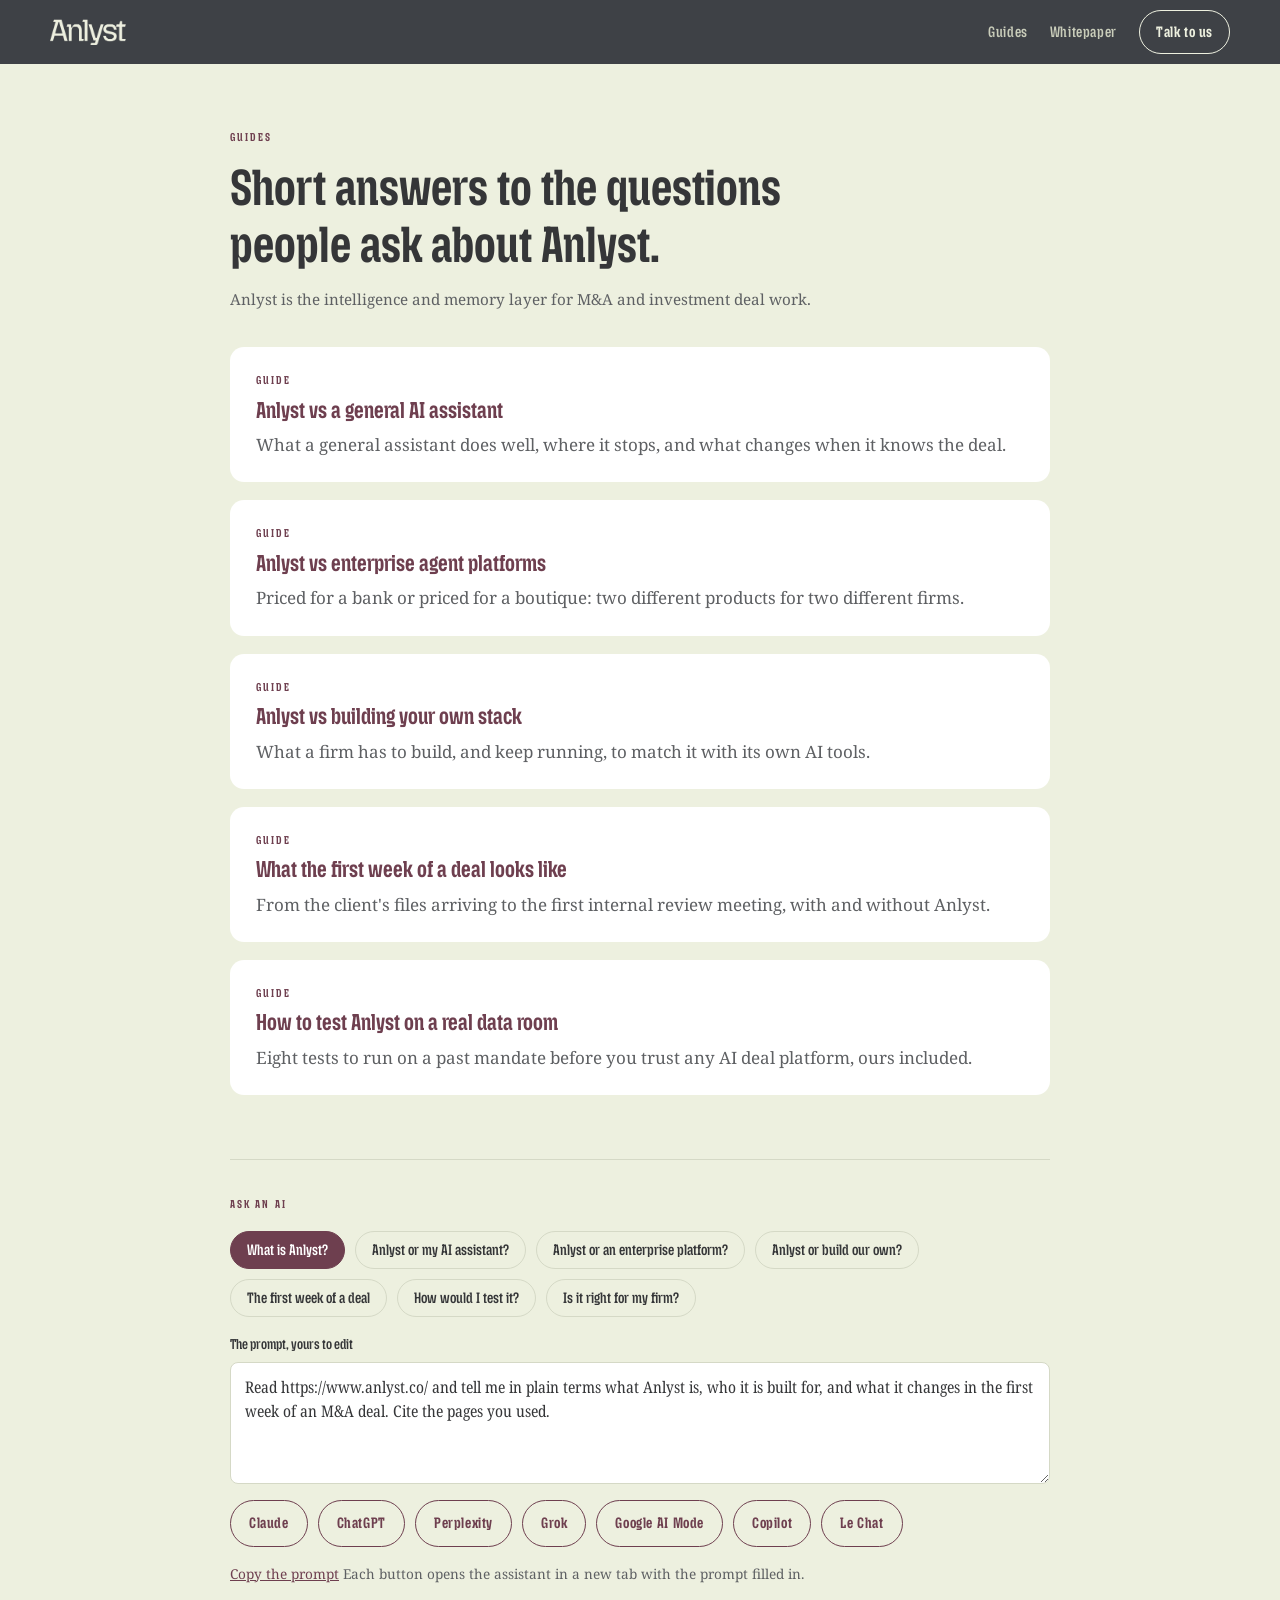
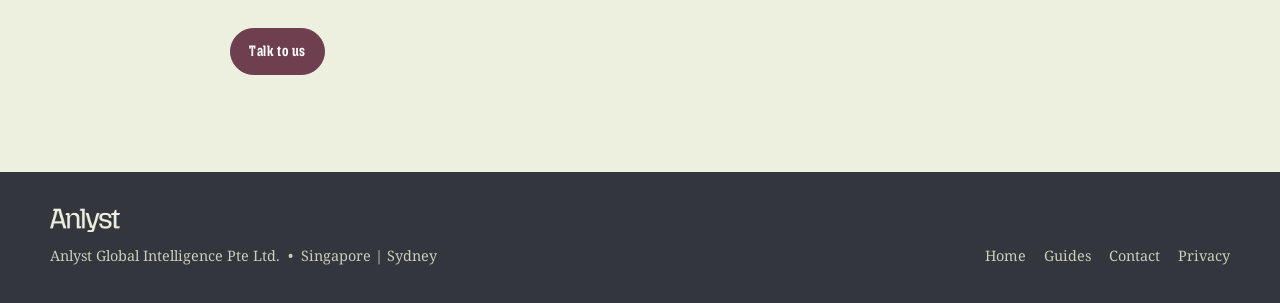
<file: guides/index.html>
<!doctype html>
<html lang="en">
<head>
<meta charset="utf-8">
<meta name="viewport" content="width=device-width,initial-scale=1,viewport-fit=cover">
<title>Guides | Anlyst</title>
<meta name="description" content="Short guides to Anlyst, the intelligence and memory layer for M&A and investment deal work: how it compares, and what the first week of a deal looks like.">
<link rel="canonical" href="https://www.anlyst.co/guides/">
<meta property="og:type" content="article">
<meta property="og:title" content="Guides">
<meta property="og:description" content="Short guides to Anlyst, the intelligence and memory layer for M&A and investment deal work: how it compares, and what the first week of a deal looks like.">
<meta property="og:url" content="https://www.anlyst.co/guides/">
<meta property="og:image" content="https://www.anlyst.co/img/hero.jpg">
<meta name="twitter:card" content="summary_large_image">
<link rel="icon" type="image/png" sizes="64x64" href="../favicon-64.png">
<link rel="icon" type="image/png" sizes="512x512" href="../favicon.png">
<link rel="apple-touch-icon" href="../apple-touch-icon.png">
<link rel="preconnect" href="https://fonts.googleapis.com">
<link rel="preconnect" href="https://fonts.gstatic.com" crossorigin>
<link rel="stylesheet" href="https://fonts.googleapis.com/css2?family=Mozilla+Headline:wdth,wght@75,500..700&family=Noto+Serif:ital,wght@0,400;0,600;1,400&display=swap">
<link rel="stylesheet" href="guide.css">

</head>
<body>
<header><div class="wrap"><a href="../" aria-label="Anlyst home"><img src="../img/logo-light.png" alt="Anlyst"></a><nav><a href="./">Guides</a><a href="../#whitepaper">Whitepaper</a><a class="btn" href="../#contact">Talk to us</a></nav></div></header>
<main class="wrap">
<article>
<p class="label">Guides</p>
<h1>Short answers to the questions people ask about Anlyst.</h1>
<p class="meta">Anlyst is the intelligence and memory layer for M&amp;A and investment deal work.</p>
<div class="guides"><a href="anlyst-vs-a-general-ai-assistant.html"><span class="label">Guide</span><h3>Anlyst vs a general AI assistant</h3><p>What a general assistant does well, where it stops, and what changes when it knows the deal.</p></a><a href="anlyst-vs-enterprise-agent-platforms.html"><span class="label">Guide</span><h3>Anlyst vs enterprise agent platforms</h3><p>Priced for a bank or priced for a boutique: two different products for two different firms.</p></a><a href="anlyst-vs-building-your-own.html"><span class="label">Guide</span><h3>Anlyst vs building your own stack</h3><p>What a firm has to build, and keep running, to match it with its own AI tools.</p></a><a href="the-first-week-of-a-deal.html"><span class="label">Guide</span><h3>What the first week of a deal looks like</h3><p>From the client's files arriving to the first internal review meeting, with and without Anlyst.</p></a><a href="how-to-test-anlyst-on-a-real-data-room.html"><span class="label">Guide</span><h3>How to test Anlyst on a real data room</h3><p>Eight tests to run on a past mandate before you trust any AI deal platform, ours included.</p></a></div>
</article>
<aside class="askbox"><span class="label">Ask an AI</span>
<div class="ask" data-ask>
      <div class="chips" role="group" aria-label="Choose a question"><button type="button" class="chip" aria-pressed="true" data-prompt="Read https://www.anlyst.co/ and tell me in plain terms what Anlyst is, who it is built for, and what it changes in the first week of an M&amp;A deal. Cite the pages you used.">What is Anlyst?</button><button type="button" class="chip" aria-pressed="false" data-prompt="Read https://www.anlyst.co/guides/anlyst-vs-a-general-ai-assistant.html and explain how Anlyst differs from using a general AI assistant such as you for M&amp;A deal work. Be critical: where is a general assistant enough, and where is it not? Cite the page.">Anlyst or my AI assistant?</button><button type="button" class="chip" aria-pressed="false" data-prompt="Read https://www.anlyst.co/guides/anlyst-vs-enterprise-agent-platforms.html and compare Anlyst with the enterprise AI agent platforms sold to investment banks. Which suits a boutique advisory firm of fewer than twenty people, and why? Cite the pages you used.">Anlyst or an enterprise platform?</button><button type="button" class="chip" aria-pressed="false" data-prompt="Read https://www.anlyst.co/guides/anlyst-vs-building-your-own.html and tell me what a small M&amp;A advisory firm would have to build and maintain to match Anlyst with its own stack of AI tools. Be critical: when is building our own the better choice? Cite the page.">Anlyst or build our own?</button><button type="button" class="chip" aria-pressed="false" data-prompt="Read https://www.anlyst.co/guides/the-first-week-of-a-deal.html and walk me through the first week of a sell-side mandate with and without Anlyst. Cite the page.">The first week of a deal</button><button type="button" class="chip" aria-pressed="false" data-prompt="Read https://www.anlyst.co/guides/how-to-test-anlyst-on-a-real-data-room.html and turn it into a one page test plan I could run on a past mandate to evaluate Anlyst, or any AI deal platform, against my own team working by hand. Cite the page.">How would I test it?</button><button type="button" class="chip" aria-pressed="false" data-prompt="I work at [describe your firm: size, sectors, the tools you use]. Read https://www.anlyst.co/ and the guides at https://www.anlyst.co/guides/ and tell me honestly whether Anlyst would suit us, and what I should ask them. Cite the pages you used.">Is it right for my firm?</button></div>
      <label for="askPrompt">The prompt, yours to edit<textarea id="askPrompt" rows="4" spellcheck="false"></textarea></label>
      <div class="ask-go" aria-label="Open the prompt in an assistant"></div>
      <p class="note"><button type="button" class="ask-copy">Copy the prompt</button> Each button opens the assistant in a new tab with the prompt filled in.</p>
    </div>
</aside>
<p class="next"><a class="btn solid" href="../#contact">Talk to us</a></p>
</main>
<footer><div class="wrap"><div><img src="../img/logo-light.png" alt="Anlyst"><div>Anlyst Global Intelligence Pte Ltd. &nbsp;•&nbsp; Singapore | Sydney</div></div><div class="links"><a href="../">Home</a><a href="./">Guides</a><a href="../#contact">Contact</a><a href="../#privacy">Privacy</a></div></div></footer>
<script src="../ask.js" defer></script>
</body></html>
</file>
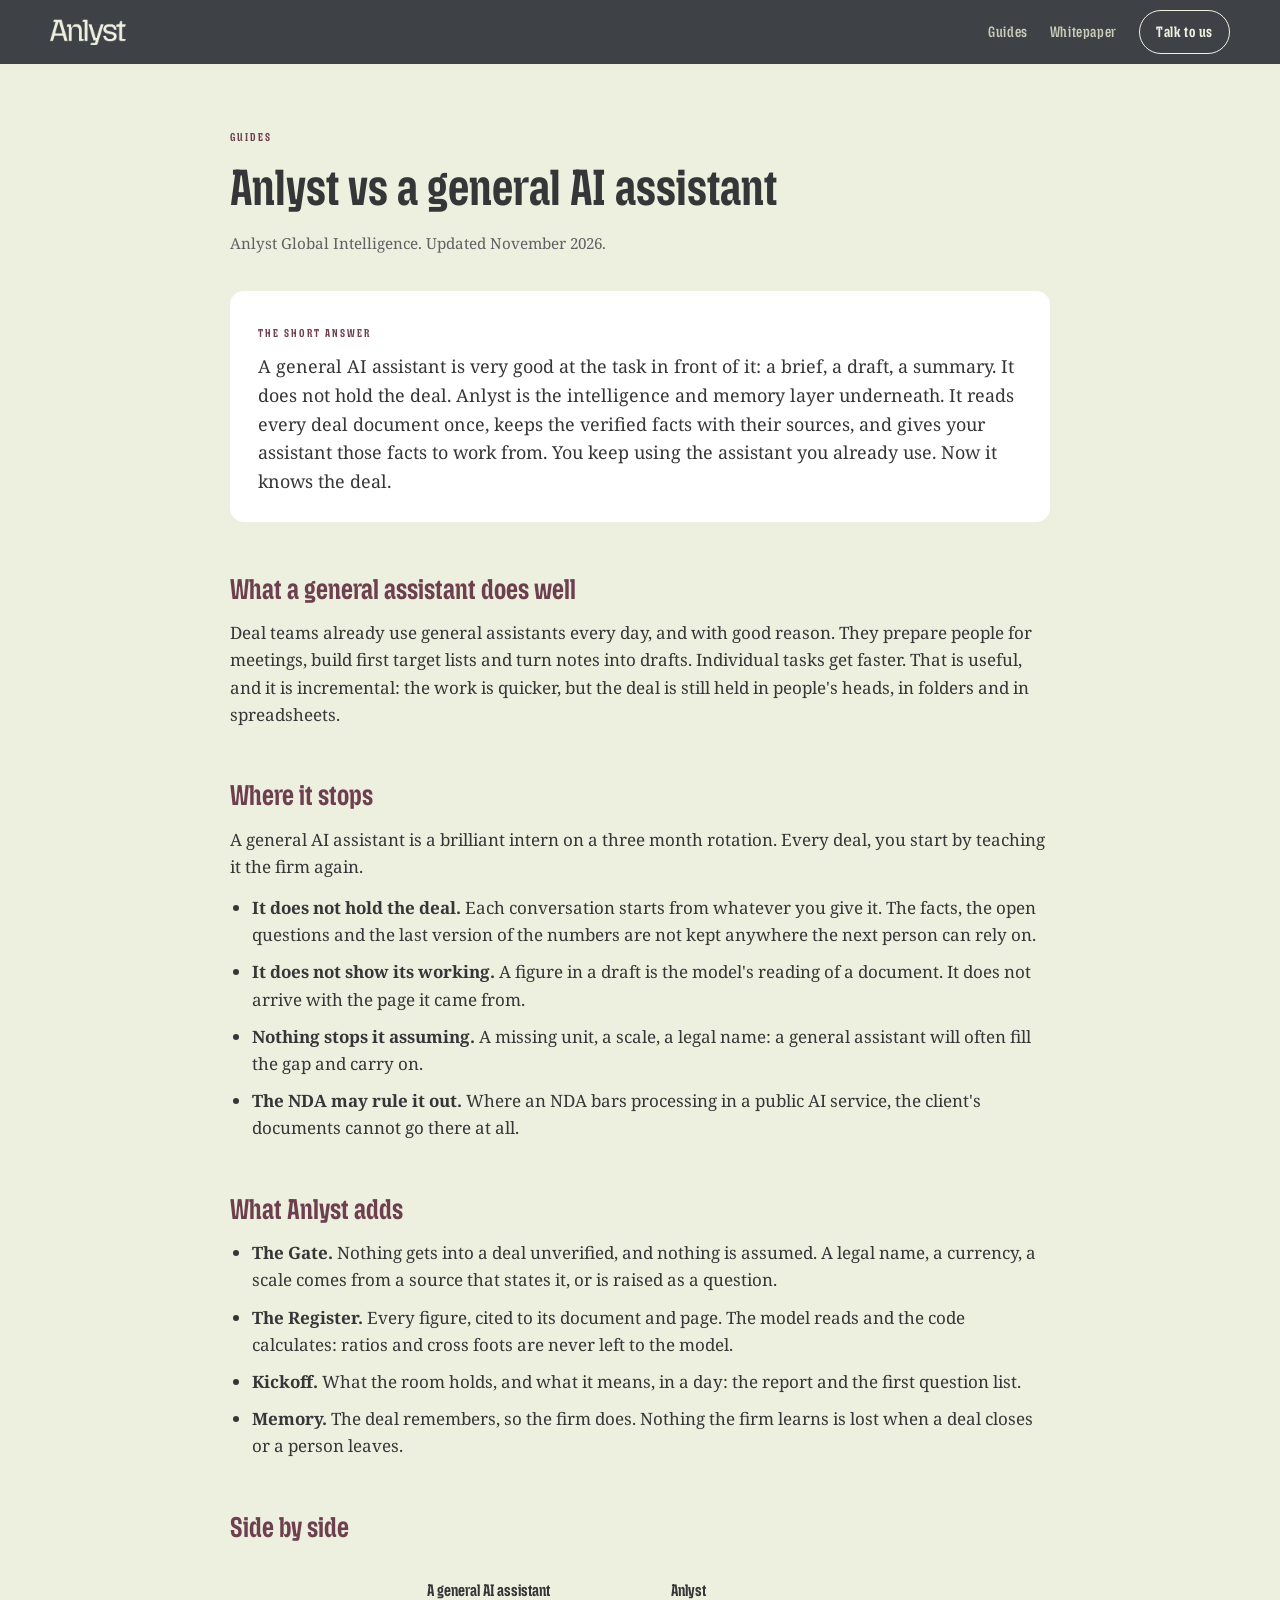
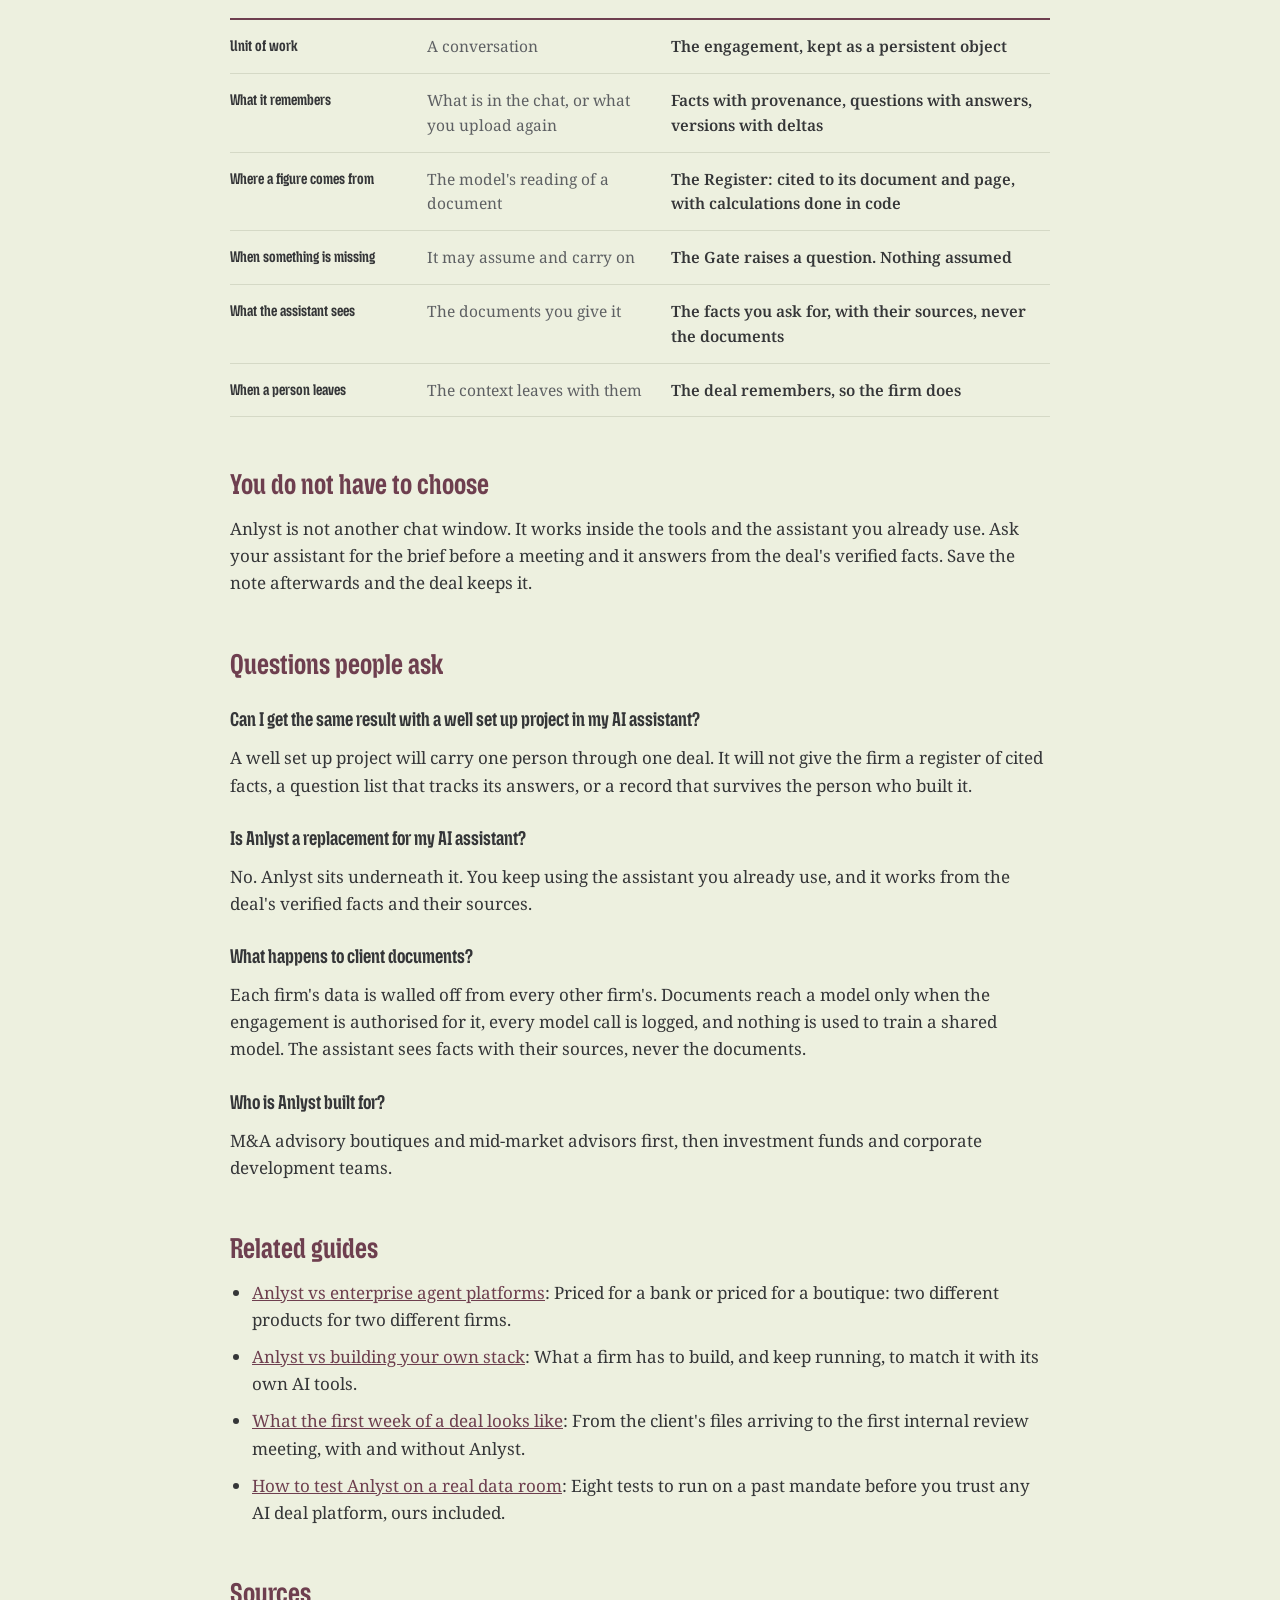
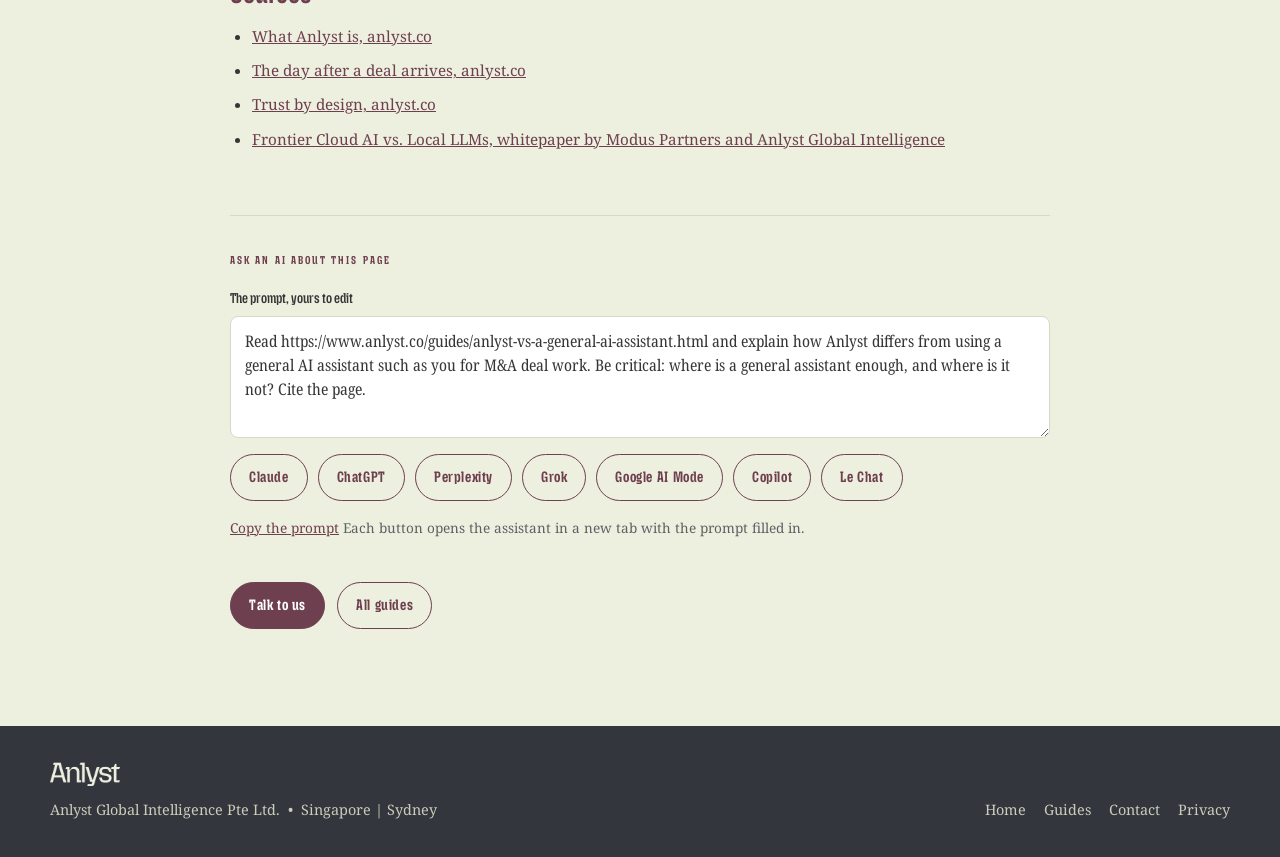
<file: guides/anlyst-vs-a-general-ai-assistant.html>
<!doctype html>
<html lang="en">
<head>
<meta charset="utf-8">
<meta name="viewport" content="width=device-width,initial-scale=1,viewport-fit=cover">
<title>Anlyst vs a general AI assistant | Anlyst</title>
<meta name="description" content="What a general AI assistant does well in M&amp;A deal work, where it stops, and what Anlyst adds: verified facts with sources and a memory that belongs to the deal.">
<link rel="canonical" href="https://www.anlyst.co/guides/anlyst-vs-a-general-ai-assistant.html">
<meta property="og:type" content="article">
<meta property="og:title" content="Anlyst vs a general AI assistant">
<meta property="og:description" content="What a general AI assistant does well in M&amp;A deal work, where it stops, and what Anlyst adds: verified facts with sources and a memory that belongs to the deal.">
<meta property="og:url" content="https://www.anlyst.co/guides/anlyst-vs-a-general-ai-assistant.html">
<meta property="og:image" content="https://www.anlyst.co/img/hero.jpg">
<meta name="twitter:card" content="summary_large_image">
<link rel="icon" type="image/png" sizes="64x64" href="../favicon-64.png">
<link rel="icon" type="image/png" sizes="512x512" href="../favicon.png">
<link rel="apple-touch-icon" href="../apple-touch-icon.png">
<link rel="preconnect" href="https://fonts.googleapis.com">
<link rel="preconnect" href="https://fonts.gstatic.com" crossorigin>
<link rel="stylesheet" href="https://fonts.googleapis.com/css2?family=Mozilla+Headline:wdth,wght@75,500..700&family=Noto+Serif:ital,wght@0,400;0,600;1,400&display=swap">
<link rel="stylesheet" href="guide.css">
<script type="application/ld+json">{"@context": "https://schema.org", "@type": "Article", "headline": "Anlyst vs a general AI assistant", "description": "What a general AI assistant does well in M&A deal work, where it stops, and what Anlyst adds: verified facts with sources and a memory that belongs to the deal.", "url": "https://www.anlyst.co/guides/anlyst-vs-a-general-ai-assistant.html", "dateModified": "2026-11-20", "author": {"@type": "Organization", "name": "Anlyst Global Intelligence Pte Ltd", "url": "https://www.anlyst.co/"}, "publisher": {"@type": "Organization", "name": "Anlyst Global Intelligence Pte Ltd", "logo": {"@type": "ImageObject", "url": "https://www.anlyst.co/img/logo-dark.png"}}}</script>
<script type="application/ld+json">{"@context": "https://schema.org", "@type": "FAQPage", "mainEntity": [{"@type": "Question", "name": "Can I get the same result with a well set up project in my AI assistant?", "acceptedAnswer": {"@type": "Answer", "text": "A well set up project will carry one person through one deal. It will not give the firm a register of cited facts, a question list that tracks its answers, or a record that survives the person who built it."}}, {"@type": "Question", "name": "Is Anlyst a replacement for my AI assistant?", "acceptedAnswer": {"@type": "Answer", "text": "No. Anlyst sits underneath it. You keep using the assistant you already use, and it works from the deal's verified facts and their sources."}}, {"@type": "Question", "name": "What happens to client documents?", "acceptedAnswer": {"@type": "Answer", "text": "Each firm's data is walled off from every other firm's. Documents reach a model only when the engagement is authorised for it, every model call is logged, and nothing is used to train a shared model. The assistant sees facts with their sources, never the documents."}}, {"@type": "Question", "name": "Who is Anlyst built for?", "acceptedAnswer": {"@type": "Answer", "text": "M&A advisory boutiques and mid-market advisors first, then investment funds and corporate development teams."}}]}</script>
<script type="application/ld+json">{"@context": "https://schema.org", "@type": "BreadcrumbList", "itemListElement": [{"@type": "ListItem", "position": 1, "name": "Anlyst", "item": "https://www.anlyst.co/"}, {"@type": "ListItem", "position": 2, "name": "Guides", "item": "https://www.anlyst.co/guides/"}, {"@type": "ListItem", "position": 3, "name": "Anlyst vs a general AI assistant", "item": "https://www.anlyst.co/guides/anlyst-vs-a-general-ai-assistant.html"}]}</script>
</head>
<body>
<header><div class="wrap"><a href="../" aria-label="Anlyst home"><img src="../img/logo-light.png" alt="Anlyst"></a><nav><a href="./">Guides</a><a href="../#whitepaper">Whitepaper</a><a class="btn" href="../#contact">Talk to us</a></nav></div></header>
<main class="wrap">
<article>
<p class="label"><a href="./">Guides</a></p>
<h1>Anlyst vs a general AI assistant</h1>
<p class="meta">Anlyst Global Intelligence. Updated November 2026.</p>
<div class="answer"><span class="label">The short answer</span><p>A general AI assistant is very good at the task in front of it: a brief, a draft, a summary. It does not hold the deal. Anlyst is the intelligence and memory layer underneath. It reads every deal document once, keeps the verified facts with their sources, and gives your assistant those facts to work from. You keep using the assistant you already use. Now it knows the deal.</p></div>
<h2>What a general assistant does well</h2>
<p>Deal teams already use general assistants every day, and with good reason. They prepare people for meetings, build first target lists and turn notes into drafts. Individual tasks get faster. That is useful, and it is incremental: the work is quicker, but the deal is still held in people's heads, in folders and in spreadsheets.</p>
<h2>Where it stops</h2>
<p>A general AI assistant is a brilliant intern on a three month rotation. Every deal, you start by teaching it the firm again.</p>
<ul>
<li><strong>It does not hold the deal.</strong> Each conversation starts from whatever you give it. The facts, the open questions and the last version of the numbers are not kept anywhere the next person can rely on.</li>
<li><strong>It does not show its working.</strong> A figure in a draft is the model's reading of a document. It does not arrive with the page it came from.</li>
<li><strong>Nothing stops it assuming.</strong> A missing unit, a scale, a legal name: a general assistant will often fill the gap and carry on.</li>
<li><strong>The NDA may rule it out.</strong> Where an NDA bars processing in a public AI service, the client's documents cannot go there at all.</li>
</ul>
<h2>What Anlyst adds</h2>
<ul>
<li><strong>The Gate.</strong> Nothing gets into a deal unverified, and nothing is assumed. A legal name, a currency, a scale comes from a source that states it, or is raised as a question.</li>
<li><strong>The Register.</strong> Every figure, cited to its document and page. The model reads and the code calculates: ratios and cross foots are never left to the model.</li>
<li><strong>Kickoff.</strong> What the room holds, and what it means, in a day: the report and the first question list.</li>
<li><strong>Memory.</strong> The deal remembers, so the firm does. Nothing the firm learns is lost when a deal closes or a person leaves.</li>
</ul>
<h2>Side by side</h2>
<div class="tw"><table><thead><tr><th scope="col"></th><th scope="col">A general AI assistant</th><th scope="col">Anlyst</th></tr></thead><tbody><tr><th scope="row">Unit of work</th><td>A conversation</td><td>The engagement, kept as a persistent object</td></tr><tr><th scope="row">What it remembers</th><td>What is in the chat, or what you upload again</td><td>Facts with provenance, questions with answers, versions with deltas</td></tr><tr><th scope="row">Where a figure comes from</th><td>The model's reading of a document</td><td>The Register: cited to its document and page, with calculations done in code</td></tr><tr><th scope="row">When something is missing</th><td>It may assume and carry on</td><td>The Gate raises a question. Nothing assumed</td></tr><tr><th scope="row">What the assistant sees</th><td>The documents you give it</td><td>The facts you ask for, with their sources, never the documents</td></tr><tr><th scope="row">When a person leaves</th><td>The context leaves with them</td><td>The deal remembers, so the firm does</td></tr></tbody></table></div>
<h2>You do not have to choose</h2>
<p>Anlyst is not another chat window. It works inside the tools and the assistant you already use. Ask your assistant for the brief before a meeting and it answers from the deal's verified facts. Save the note afterwards and the deal keeps it.</p>
<h2>Questions people ask</h2>
<h3>Can I get the same result with a well set up project in my AI assistant?</h3><p>A well set up project will carry one person through one deal. It will not give the firm a register of cited facts, a question list that tracks its answers, or a record that survives the person who built it.</p><h3>Is Anlyst a replacement for my AI assistant?</h3><p>No. Anlyst sits underneath it. You keep using the assistant you already use, and it works from the deal&#x27;s verified facts and their sources.</p><h3>What happens to client documents?</h3><p>Each firm&#x27;s data is walled off from every other firm&#x27;s. Documents reach a model only when the engagement is authorised for it, every model call is logged, and nothing is used to train a shared model. The assistant sees facts with their sources, never the documents.</p><h3>Who is Anlyst built for?</h3><p>M&amp;A advisory boutiques and mid-market advisors first, then investment funds and corporate development teams.</p>
<h2>Related guides</h2>
<ul><li><a href="anlyst-vs-enterprise-agent-platforms.html">Anlyst vs enterprise agent platforms</a>: Priced for a bank or priced for a boutique: two different products for two different firms.</li><li><a href="anlyst-vs-building-your-own.html">Anlyst vs building your own stack</a>: What a firm has to build, and keep running, to match it with its own AI tools.</li><li><a href="the-first-week-of-a-deal.html">What the first week of a deal looks like</a>: From the client's files arriving to the first internal review meeting, with and without Anlyst.</li><li><a href="how-to-test-anlyst-on-a-real-data-room.html">How to test Anlyst on a real data room</a>: Eight tests to run on a past mandate before you trust any AI deal platform, ours included.</li></ul>
<h2>Sources</h2>
<ul class="src"><li><a href="https://www.anlyst.co/#what">What Anlyst is, anlyst.co</a></li><li><a href="https://www.anlyst.co/#proof">The day after a deal arrives, anlyst.co</a></li><li><a href="https://www.anlyst.co/#trust">Trust by design, anlyst.co</a></li><li><a href="https://www.anlyst.co/#whitepaper">Frontier Cloud AI vs. Local LLMs, whitepaper by Modus Partners and Anlyst Global Intelligence</a></li></ul>
</article>
<aside class="askbox"><span class="label">Ask an AI about this page</span>
<div class="ask" data-ask>
      <div class="chips" role="group" aria-label="Choose a question"><button type="button" class="chip" aria-pressed="true" data-prompt="Read https://www.anlyst.co/guides/anlyst-vs-a-general-ai-assistant.html and explain how Anlyst differs from using a general AI assistant such as you for M&amp;A deal work. Be critical: where is a general assistant enough, and where is it not? Cite the page.">This guide</button></div>
      <label for="askPrompt">The prompt, yours to edit<textarea id="askPrompt" rows="4" spellcheck="false"></textarea></label>
      <div class="ask-go" aria-label="Open the prompt in an assistant"></div>
      <p class="note"><button type="button" class="ask-copy">Copy the prompt</button> Each button opens the assistant in a new tab with the prompt filled in.</p>
    </div>
</aside>
<p class="next"><a class="btn solid" href="../#contact">Talk to us</a> <a class="btn" href="./">All guides</a></p>
</main>
<footer><div class="wrap"><div><img src="../img/logo-light.png" alt="Anlyst"><div>Anlyst Global Intelligence Pte Ltd. &nbsp;•&nbsp; Singapore | Sydney</div></div><div class="links"><a href="../">Home</a><a href="./">Guides</a><a href="../#contact">Contact</a><a href="../#privacy">Privacy</a></div></div></footer>
<script src="../ask.js" defer></script>
</body></html>
</file>
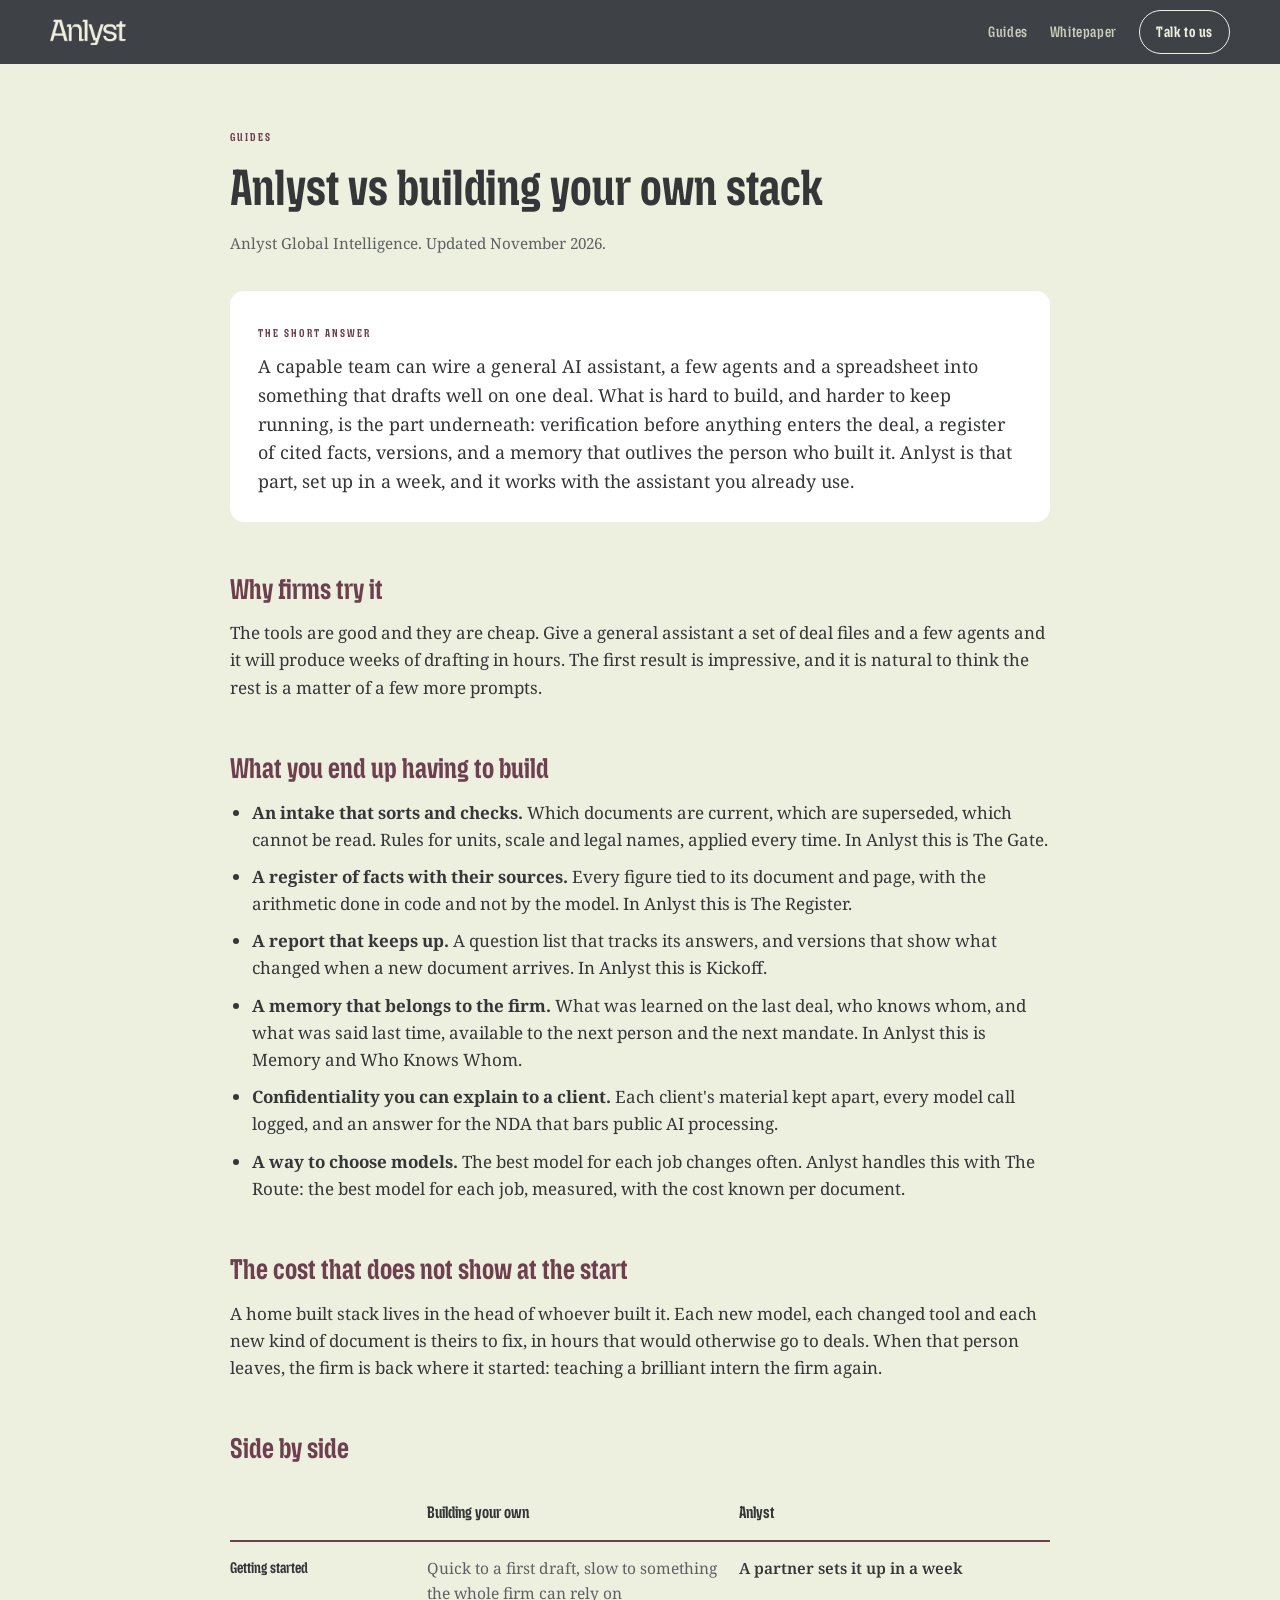
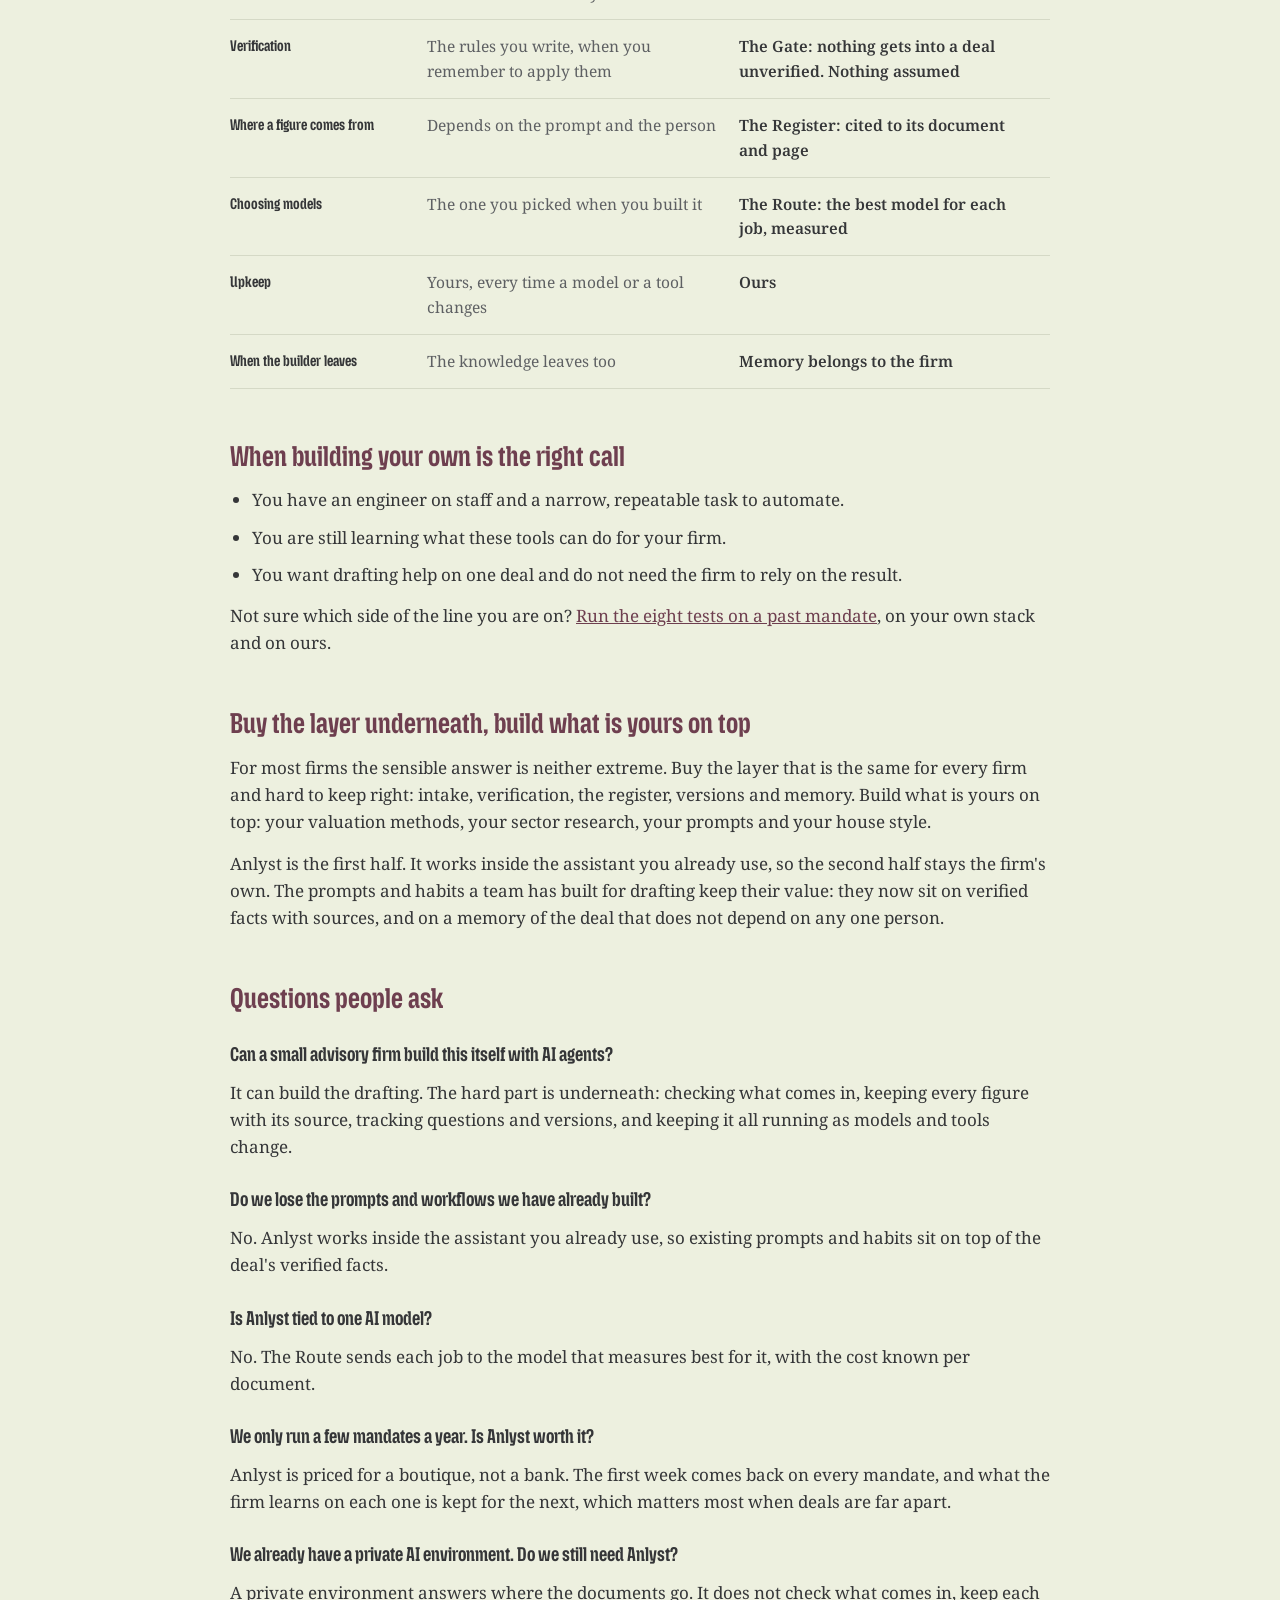
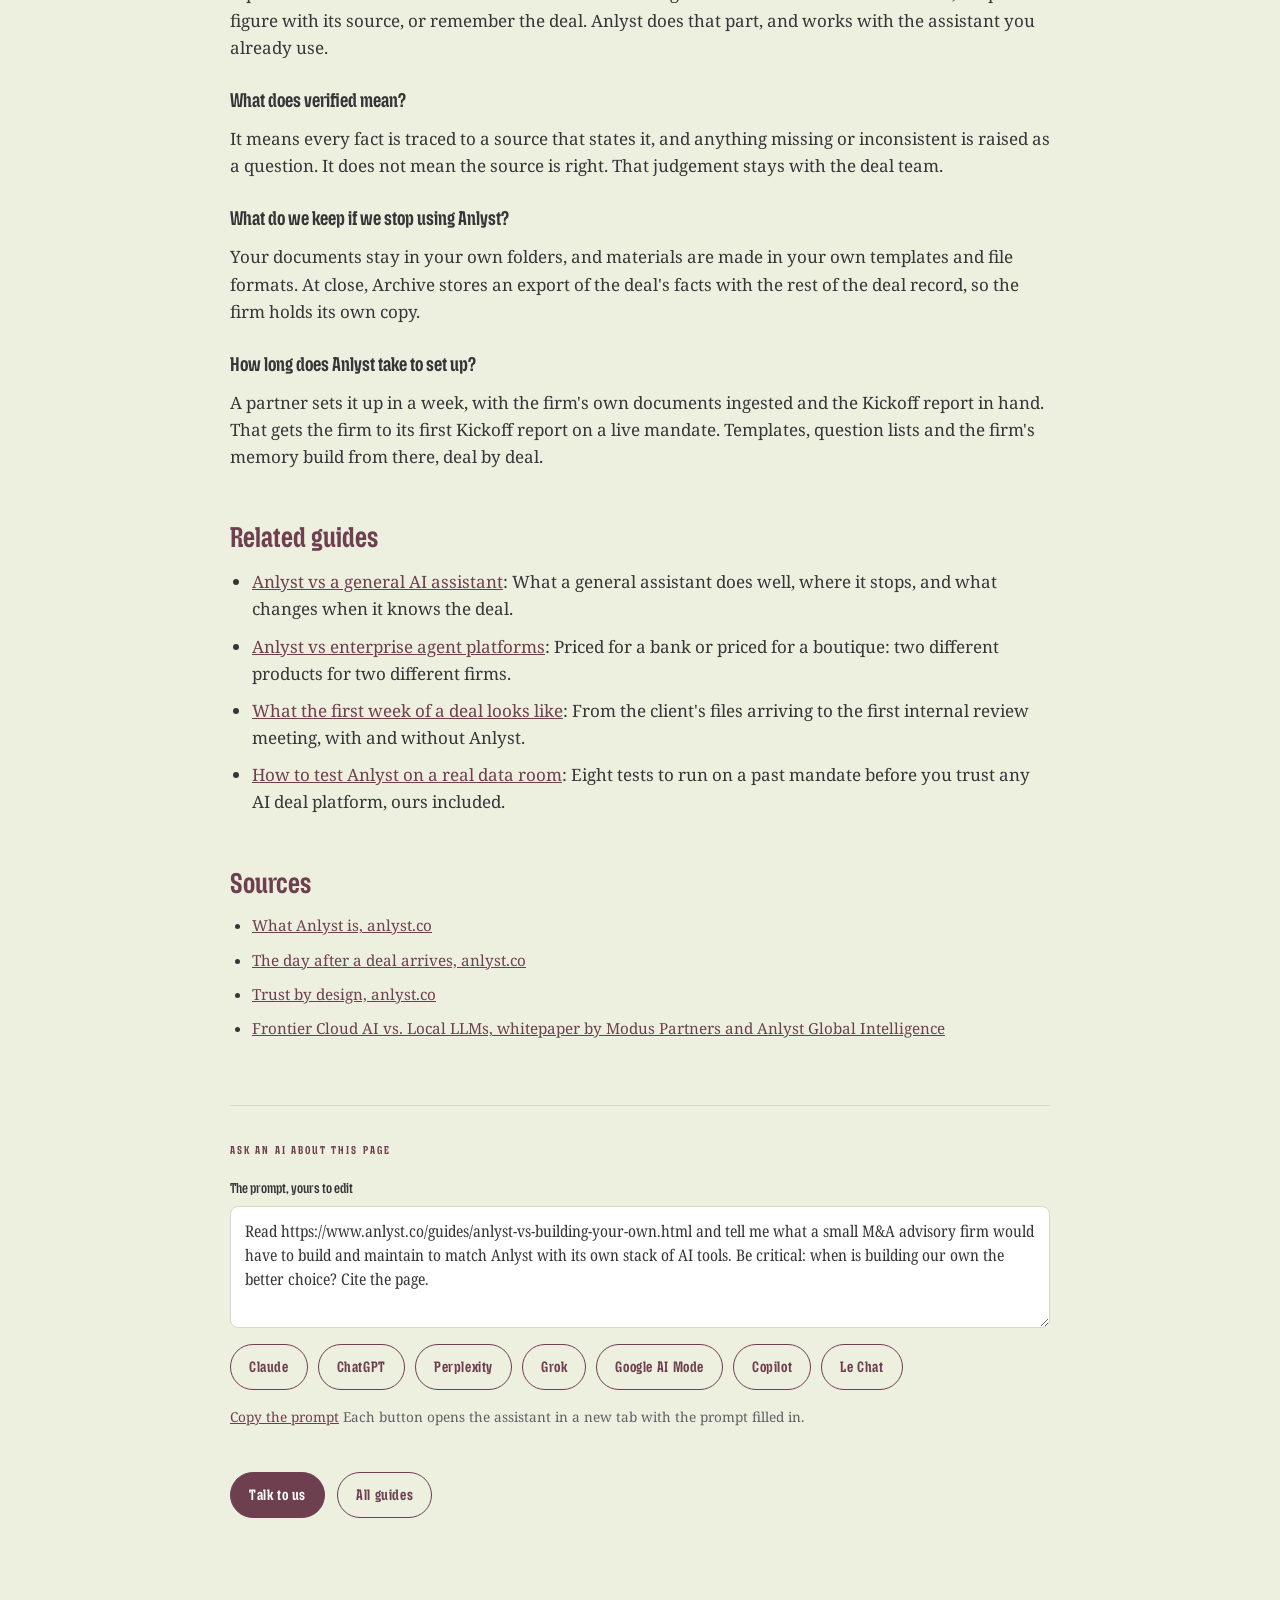
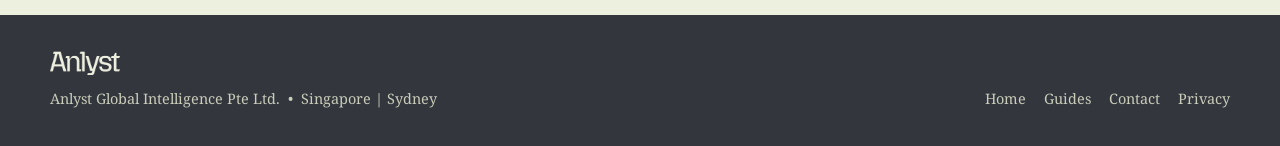
<file: guides/anlyst-vs-building-your-own.html>
<!doctype html>
<html lang="en">
<head>
<meta charset="utf-8">
<meta name="viewport" content="width=device-width,initial-scale=1,viewport-fit=cover">
<title>Anlyst vs building your own stack | Anlyst</title>
<meta name="description" content="What an M&amp;A advisory firm has to build and maintain to match Anlyst with its own stack of AI tools, when building your own is the right call, and how the two work together.">
<link rel="canonical" href="https://www.anlyst.co/guides/anlyst-vs-building-your-own.html">
<meta property="og:type" content="article">
<meta property="og:title" content="Anlyst vs building your own stack">
<meta property="og:description" content="What an M&amp;A advisory firm has to build and maintain to match Anlyst with its own stack of AI tools, when building your own is the right call, and how the two work together.">
<meta property="og:url" content="https://www.anlyst.co/guides/anlyst-vs-building-your-own.html">
<meta property="og:image" content="https://www.anlyst.co/img/hero.jpg">
<meta name="twitter:card" content="summary_large_image">
<link rel="icon" type="image/png" sizes="64x64" href="../favicon-64.png">
<link rel="icon" type="image/png" sizes="512x512" href="../favicon.png">
<link rel="apple-touch-icon" href="../apple-touch-icon.png">
<link rel="preconnect" href="https://fonts.googleapis.com">
<link rel="preconnect" href="https://fonts.gstatic.com" crossorigin>
<link rel="stylesheet" href="https://fonts.googleapis.com/css2?family=Mozilla+Headline:wdth,wght@75,500..700&family=Noto+Serif:ital,wght@0,400;0,600;1,400&display=swap">
<link rel="stylesheet" href="guide.css">
<script type="application/ld+json">{"@context": "https://schema.org", "@type": "Article", "headline": "Anlyst vs building your own stack", "description": "What an M&A advisory firm has to build and maintain to match Anlyst with its own stack of AI tools, when building your own is the right call, and how the two work together.", "url": "https://www.anlyst.co/guides/anlyst-vs-building-your-own.html", "dateModified": "2026-11-20", "author": {"@type": "Organization", "name": "Anlyst Global Intelligence Pte Ltd", "url": "https://www.anlyst.co/"}, "publisher": {"@type": "Organization", "name": "Anlyst Global Intelligence Pte Ltd", "logo": {"@type": "ImageObject", "url": "https://www.anlyst.co/img/logo-dark.png"}}}</script>
<script type="application/ld+json">{"@context": "https://schema.org", "@type": "FAQPage", "mainEntity": [{"@type": "Question", "name": "Can a small advisory firm build this itself with AI agents?", "acceptedAnswer": {"@type": "Answer", "text": "It can build the drafting. The hard part is underneath: checking what comes in, keeping every figure with its source, tracking questions and versions, and keeping it all running as models and tools change."}}, {"@type": "Question", "name": "Do we lose the prompts and workflows we have already built?", "acceptedAnswer": {"@type": "Answer", "text": "No. Anlyst works inside the assistant you already use, so existing prompts and habits sit on top of the deal's verified facts."}}, {"@type": "Question", "name": "Is Anlyst tied to one AI model?", "acceptedAnswer": {"@type": "Answer", "text": "No. The Route sends each job to the model that measures best for it, with the cost known per document."}}, {"@type": "Question", "name": "We only run a few mandates a year. Is Anlyst worth it?", "acceptedAnswer": {"@type": "Answer", "text": "Anlyst is priced for a boutique, not a bank. The first week comes back on every mandate, and what the firm learns on each one is kept for the next, which matters most when deals are far apart."}}, {"@type": "Question", "name": "We already have a private AI environment. Do we still need Anlyst?", "acceptedAnswer": {"@type": "Answer", "text": "A private environment answers where the documents go. It does not check what comes in, keep each figure with its source, or remember the deal. Anlyst does that part, and works with the assistant you already use."}}, {"@type": "Question", "name": "What does verified mean?", "acceptedAnswer": {"@type": "Answer", "text": "It means every fact is traced to a source that states it, and anything missing or inconsistent is raised as a question. It does not mean the source is right. That judgement stays with the deal team."}}, {"@type": "Question", "name": "What do we keep if we stop using Anlyst?", "acceptedAnswer": {"@type": "Answer", "text": "Your documents stay in your own folders, and materials are made in your own templates and file formats. At close, Archive stores an export of the deal's facts with the rest of the deal record, so the firm holds its own copy."}}, {"@type": "Question", "name": "How long does Anlyst take to set up?", "acceptedAnswer": {"@type": "Answer", "text": "A partner sets it up in a week, with the firm's own documents ingested and the Kickoff report in hand. That gets the firm to its first Kickoff report on a live mandate. Templates, question lists and the firm's memory build from there, deal by deal."}}]}</script>
<script type="application/ld+json">{"@context": "https://schema.org", "@type": "BreadcrumbList", "itemListElement": [{"@type": "ListItem", "position": 1, "name": "Anlyst", "item": "https://www.anlyst.co/"}, {"@type": "ListItem", "position": 2, "name": "Guides", "item": "https://www.anlyst.co/guides/"}, {"@type": "ListItem", "position": 3, "name": "Anlyst vs building your own stack", "item": "https://www.anlyst.co/guides/anlyst-vs-building-your-own.html"}]}</script>
</head>
<body>
<header><div class="wrap"><a href="../" aria-label="Anlyst home"><img src="../img/logo-light.png" alt="Anlyst"></a><nav><a href="./">Guides</a><a href="../#whitepaper">Whitepaper</a><a class="btn" href="../#contact">Talk to us</a></nav></div></header>
<main class="wrap">
<article>
<p class="label"><a href="./">Guides</a></p>
<h1>Anlyst vs building your own stack</h1>
<p class="meta">Anlyst Global Intelligence. Updated November 2026.</p>
<div class="answer"><span class="label">The short answer</span><p>A capable team can wire a general AI assistant, a few agents and a spreadsheet into something that drafts well on one deal. What is hard to build, and harder to keep running, is the part underneath: verification before anything enters the deal, a register of cited facts, versions, and a memory that outlives the person who built it. Anlyst is that part, set up in a week, and it works with the assistant you already use.</p></div>
<h2>Why firms try it</h2>
<p>The tools are good and they are cheap. Give a general assistant a set of deal files and a few agents and it will produce weeks of drafting in hours. The first result is impressive, and it is natural to think the rest is a matter of a few more prompts.</p>
<h2>What you end up having to build</h2>
<ul>
<li><strong>An intake that sorts and checks.</strong> Which documents are current, which are superseded, which cannot be read. Rules for units, scale and legal names, applied every time. In Anlyst this is The Gate.</li>
<li><strong>A register of facts with their sources.</strong> Every figure tied to its document and page, with the arithmetic done in code and not by the model. In Anlyst this is The Register.</li>
<li><strong>A report that keeps up.</strong> A question list that tracks its answers, and versions that show what changed when a new document arrives. In Anlyst this is Kickoff.</li>
<li><strong>A memory that belongs to the firm.</strong> What was learned on the last deal, who knows whom, and what was said last time, available to the next person and the next mandate. In Anlyst this is Memory and Who Knows Whom.</li>
<li><strong>Confidentiality you can explain to a client.</strong> Each client's material kept apart, every model call logged, and an answer for the NDA that bars public AI processing.</li>
<li><strong>A way to choose models.</strong> The best model for each job changes often. Anlyst handles this with The Route: the best model for each job, measured, with the cost known per document.</li>
</ul>
<h2>The cost that does not show at the start</h2>
<p>A home built stack lives in the head of whoever built it. Each new model, each changed tool and each new kind of document is theirs to fix, in hours that would otherwise go to deals. When that person leaves, the firm is back where it started: teaching a brilliant intern the firm again.</p>
<h2>Side by side</h2>
<div class="tw"><table><thead><tr><th scope="col"></th><th scope="col">Building your own</th><th scope="col">Anlyst</th></tr></thead><tbody><tr><th scope="row">Getting started</th><td>Quick to a first draft, slow to something the whole firm can rely on</td><td>A partner sets it up in a week</td></tr><tr><th scope="row">Verification</th><td>The rules you write, when you remember to apply them</td><td>The Gate: nothing gets into a deal unverified. Nothing assumed</td></tr><tr><th scope="row">Where a figure comes from</th><td>Depends on the prompt and the person</td><td>The Register: cited to its document and page</td></tr><tr><th scope="row">Choosing models</th><td>The one you picked when you built it</td><td>The Route: the best model for each job, measured</td></tr><tr><th scope="row">Upkeep</th><td>Yours, every time a model or a tool changes</td><td>Ours</td></tr><tr><th scope="row">When the builder leaves</th><td>The knowledge leaves too</td><td>Memory belongs to the firm</td></tr></tbody></table></div>
<h2>When building your own is the right call</h2>
<ul>
<li>You have an engineer on staff and a narrow, repeatable task to automate.</li>
<li>You are still learning what these tools can do for your firm.</li>
<li>You want drafting help on one deal and do not need the firm to rely on the result.</li>
</ul>
<p>Not sure which side of the line you are on? <a href="how-to-test-anlyst-on-a-real-data-room.html">Run the eight tests on a past mandate</a>, on your own stack and on ours.</p>
<h2>Buy the layer underneath, build what is yours on top</h2>
<p>For most firms the sensible answer is neither extreme. Buy the layer that is the same for every firm and hard to keep right: intake, verification, the register, versions and memory. Build what is yours on top: your valuation methods, your sector research, your prompts and your house style.</p>
<p>Anlyst is the first half. It works inside the assistant you already use, so the second half stays the firm's own. The prompts and habits a team has built for drafting keep their value: they now sit on verified facts with sources, and on a memory of the deal that does not depend on any one person.</p>
<h2>Questions people ask</h2>
<h3>Can a small advisory firm build this itself with AI agents?</h3><p>It can build the drafting. The hard part is underneath: checking what comes in, keeping every figure with its source, tracking questions and versions, and keeping it all running as models and tools change.</p><h3>Do we lose the prompts and workflows we have already built?</h3><p>No. Anlyst works inside the assistant you already use, so existing prompts and habits sit on top of the deal&#x27;s verified facts.</p><h3>Is Anlyst tied to one AI model?</h3><p>No. The Route sends each job to the model that measures best for it, with the cost known per document.</p><h3>We only run a few mandates a year. Is Anlyst worth it?</h3><p>Anlyst is priced for a boutique, not a bank. The first week comes back on every mandate, and what the firm learns on each one is kept for the next, which matters most when deals are far apart.</p><h3>We already have a private AI environment. Do we still need Anlyst?</h3><p>A private environment answers where the documents go. It does not check what comes in, keep each figure with its source, or remember the deal. Anlyst does that part, and works with the assistant you already use.</p><h3>What does verified mean?</h3><p>It means every fact is traced to a source that states it, and anything missing or inconsistent is raised as a question. It does not mean the source is right. That judgement stays with the deal team.</p><h3>What do we keep if we stop using Anlyst?</h3><p>Your documents stay in your own folders, and materials are made in your own templates and file formats. At close, Archive stores an export of the deal&#x27;s facts with the rest of the deal record, so the firm holds its own copy.</p><h3>How long does Anlyst take to set up?</h3><p>A partner sets it up in a week, with the firm&#x27;s own documents ingested and the Kickoff report in hand. That gets the firm to its first Kickoff report on a live mandate. Templates, question lists and the firm&#x27;s memory build from there, deal by deal.</p>
<h2>Related guides</h2>
<ul><li><a href="anlyst-vs-a-general-ai-assistant.html">Anlyst vs a general AI assistant</a>: What a general assistant does well, where it stops, and what changes when it knows the deal.</li><li><a href="anlyst-vs-enterprise-agent-platforms.html">Anlyst vs enterprise agent platforms</a>: Priced for a bank or priced for a boutique: two different products for two different firms.</li><li><a href="the-first-week-of-a-deal.html">What the first week of a deal looks like</a>: From the client's files arriving to the first internal review meeting, with and without Anlyst.</li><li><a href="how-to-test-anlyst-on-a-real-data-room.html">How to test Anlyst on a real data room</a>: Eight tests to run on a past mandate before you trust any AI deal platform, ours included.</li></ul>
<h2>Sources</h2>
<ul class="src"><li><a href="https://www.anlyst.co/#what">What Anlyst is, anlyst.co</a></li><li><a href="https://www.anlyst.co/#proof">The day after a deal arrives, anlyst.co</a></li><li><a href="https://www.anlyst.co/#trust">Trust by design, anlyst.co</a></li><li><a href="https://www.anlyst.co/#whitepaper">Frontier Cloud AI vs. Local LLMs, whitepaper by Modus Partners and Anlyst Global Intelligence</a></li></ul>
</article>
<aside class="askbox"><span class="label">Ask an AI about this page</span>
<div class="ask" data-ask>
      <div class="chips" role="group" aria-label="Choose a question"><button type="button" class="chip" aria-pressed="true" data-prompt="Read https://www.anlyst.co/guides/anlyst-vs-building-your-own.html and tell me what a small M&amp;A advisory firm would have to build and maintain to match Anlyst with its own stack of AI tools. Be critical: when is building our own the better choice? Cite the page.">This guide</button></div>
      <label for="askPrompt">The prompt, yours to edit<textarea id="askPrompt" rows="4" spellcheck="false"></textarea></label>
      <div class="ask-go" aria-label="Open the prompt in an assistant"></div>
      <p class="note"><button type="button" class="ask-copy">Copy the prompt</button> Each button opens the assistant in a new tab with the prompt filled in.</p>
    </div>
</aside>
<p class="next"><a class="btn solid" href="../#contact">Talk to us</a> <a class="btn" href="./">All guides</a></p>
</main>
<footer><div class="wrap"><div><img src="../img/logo-light.png" alt="Anlyst"><div>Anlyst Global Intelligence Pte Ltd. &nbsp;•&nbsp; Singapore | Sydney</div></div><div class="links"><a href="../">Home</a><a href="./">Guides</a><a href="../#contact">Contact</a><a href="../#privacy">Privacy</a></div></div></footer>
<script src="../ask.js" defer></script>
</body></html>
</file>
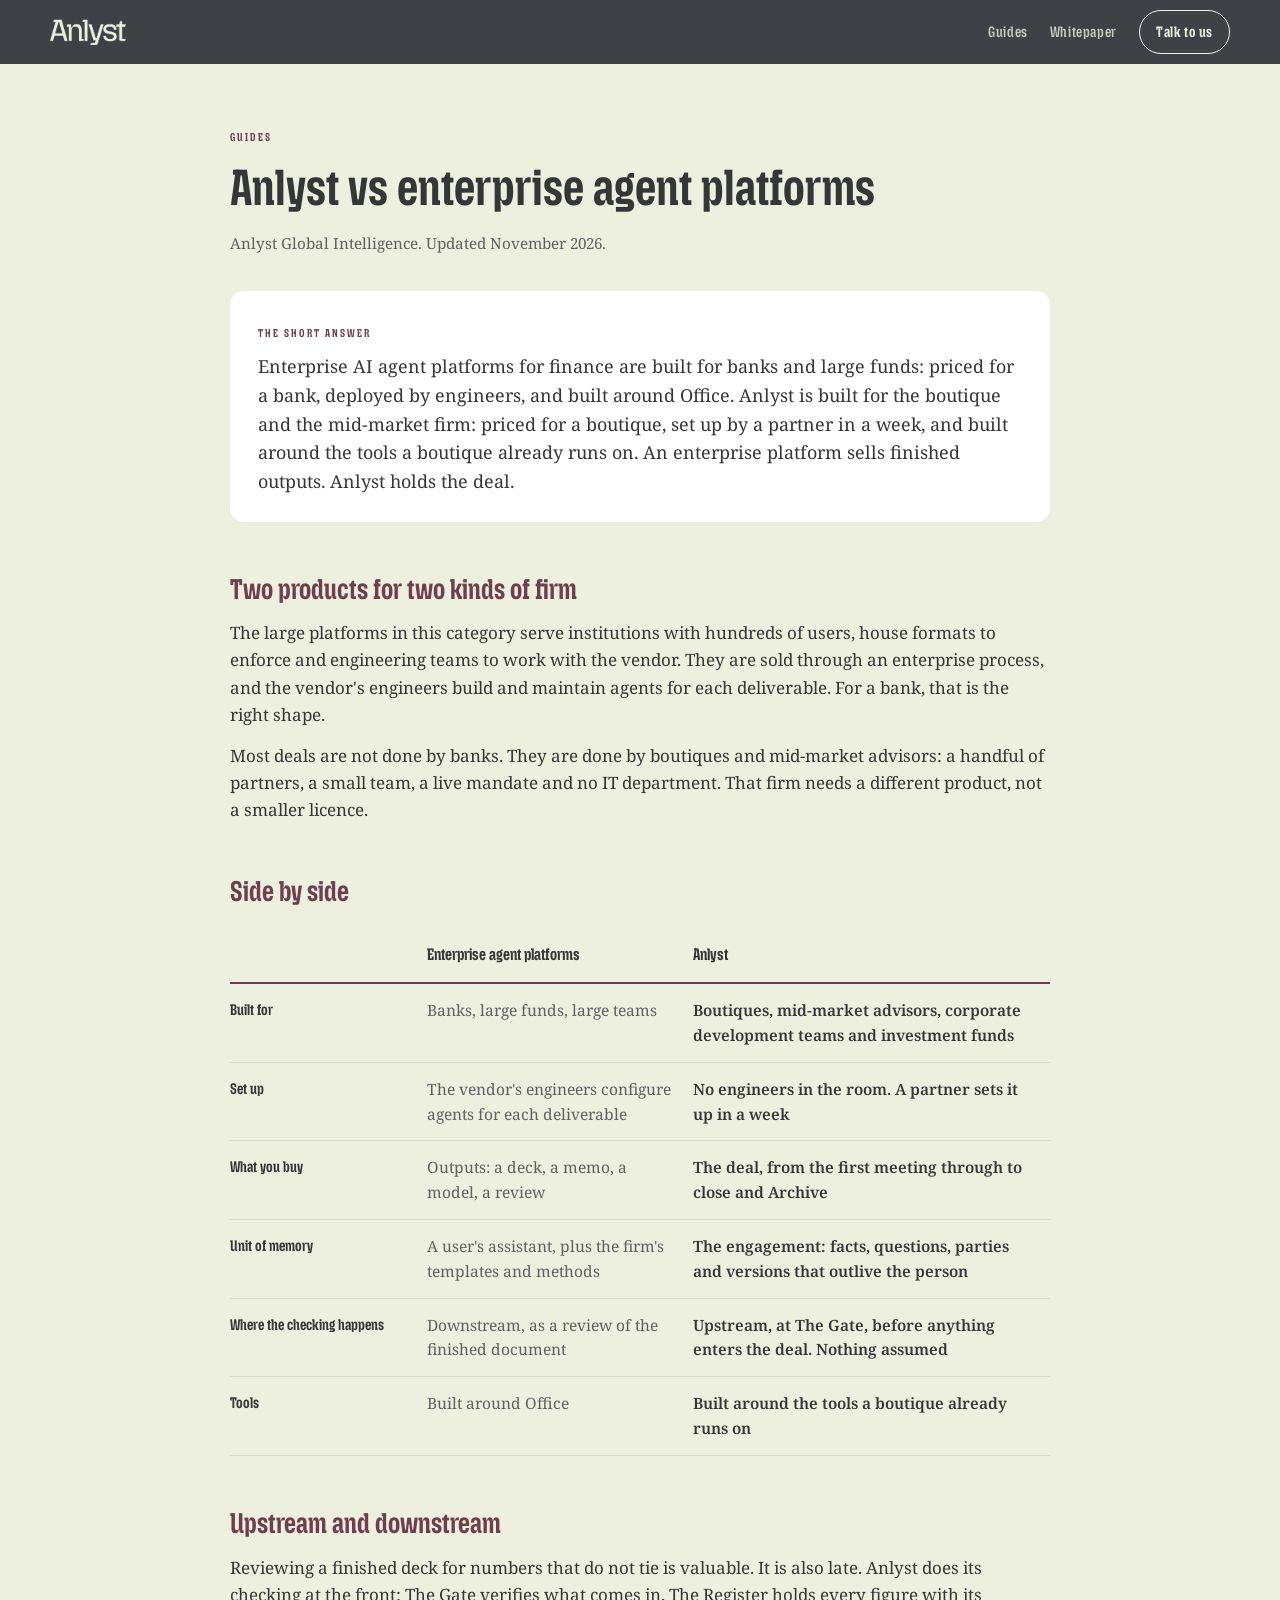
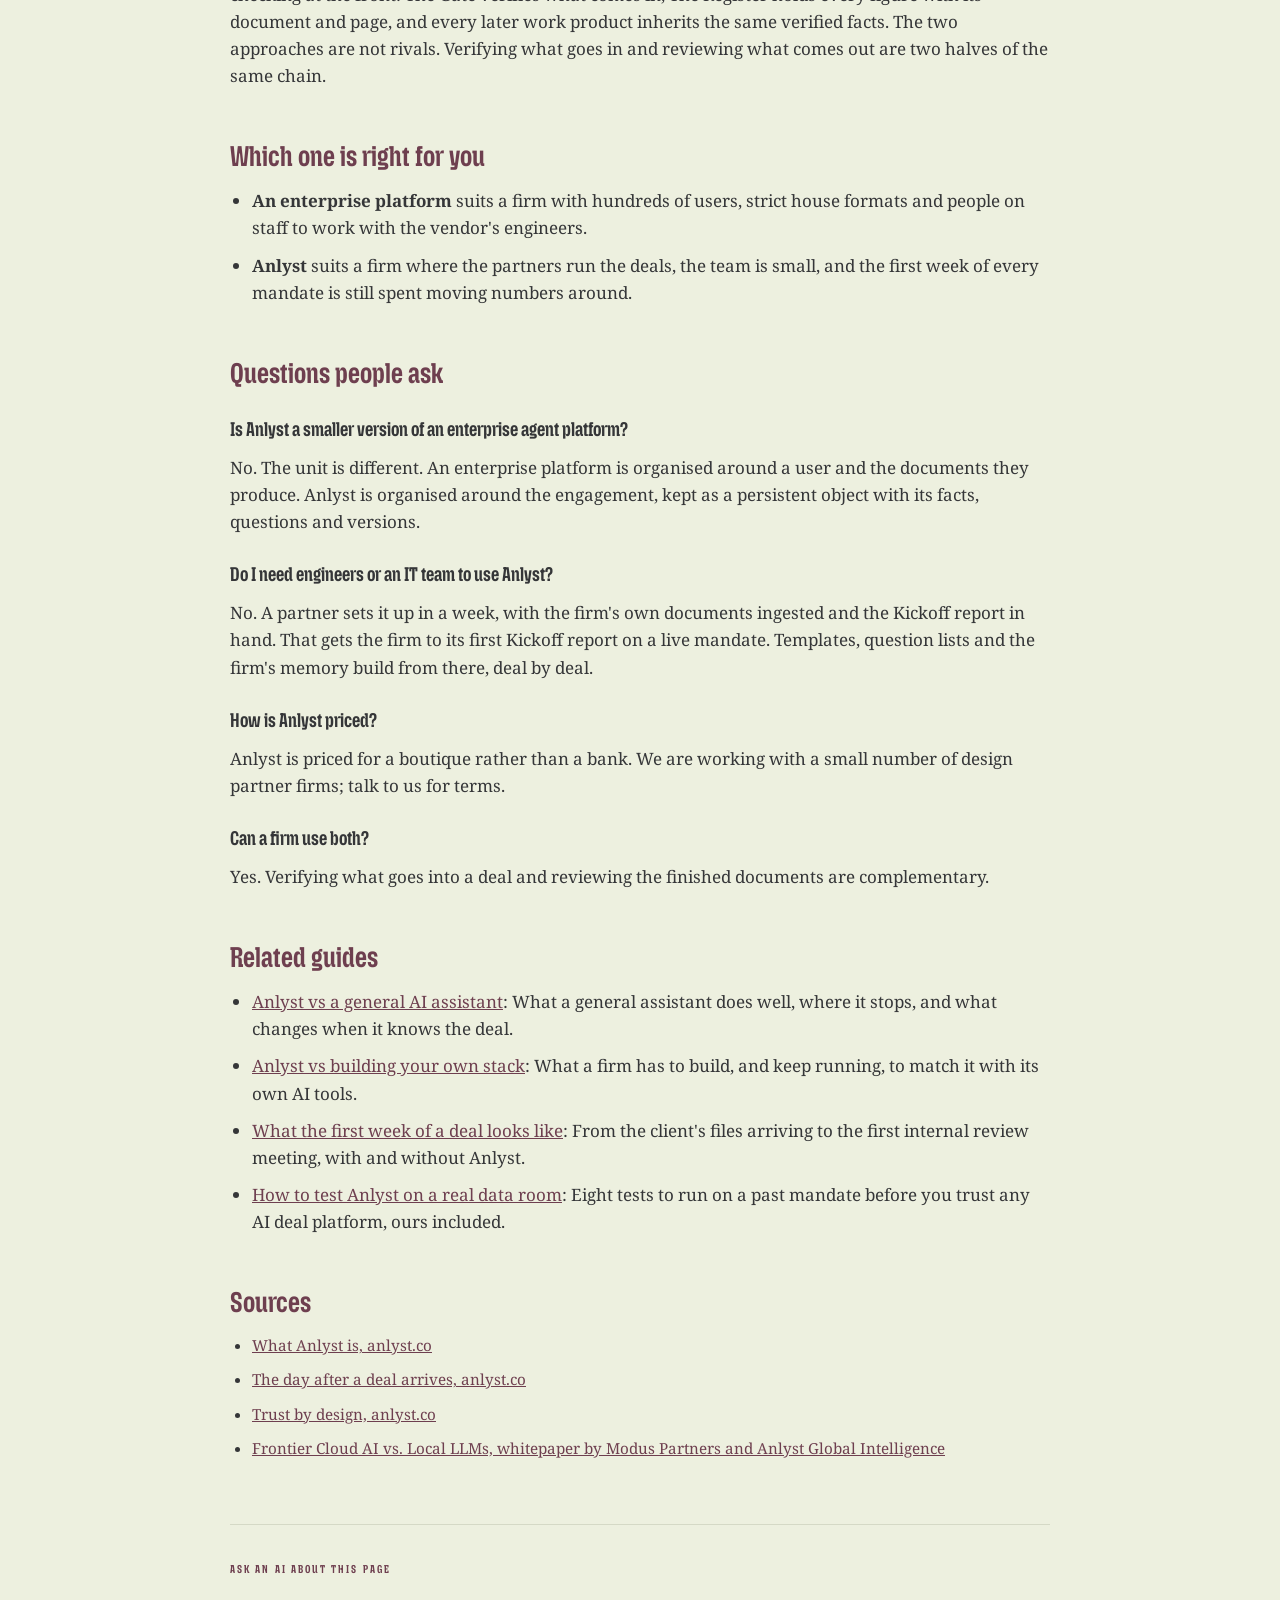
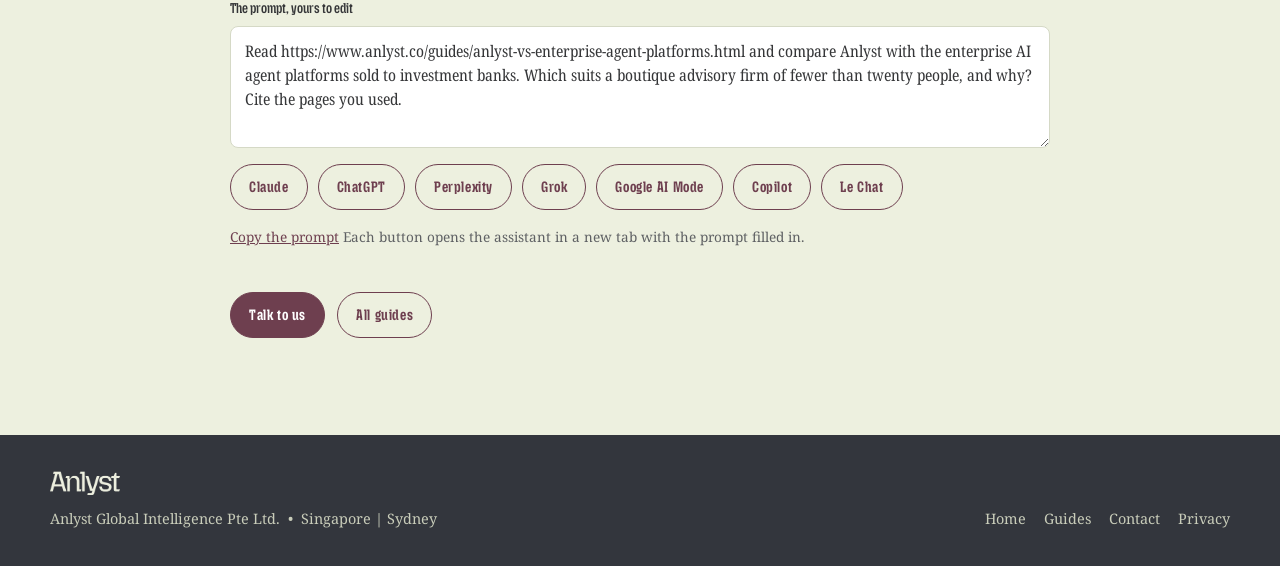
<file: guides/anlyst-vs-enterprise-agent-platforms.html>
<!doctype html>
<html lang="en">
<head>
<meta charset="utf-8">
<meta name="viewport" content="width=device-width,initial-scale=1,viewport-fit=cover">
<title>Anlyst vs enterprise agent platforms | Anlyst</title>
<meta name="description" content="How Anlyst differs from the enterprise AI agent platforms sold to investment banks: who each is built for, how each is set up, what each remembers and where each checks the facts.">
<link rel="canonical" href="https://www.anlyst.co/guides/anlyst-vs-enterprise-agent-platforms.html">
<meta property="og:type" content="article">
<meta property="og:title" content="Anlyst vs enterprise agent platforms">
<meta property="og:description" content="How Anlyst differs from the enterprise AI agent platforms sold to investment banks: who each is built for, how each is set up, what each remembers and where each checks the facts.">
<meta property="og:url" content="https://www.anlyst.co/guides/anlyst-vs-enterprise-agent-platforms.html">
<meta property="og:image" content="https://www.anlyst.co/img/hero.jpg">
<meta name="twitter:card" content="summary_large_image">
<link rel="icon" type="image/png" sizes="64x64" href="../favicon-64.png">
<link rel="icon" type="image/png" sizes="512x512" href="../favicon.png">
<link rel="apple-touch-icon" href="../apple-touch-icon.png">
<link rel="preconnect" href="https://fonts.googleapis.com">
<link rel="preconnect" href="https://fonts.gstatic.com" crossorigin>
<link rel="stylesheet" href="https://fonts.googleapis.com/css2?family=Mozilla+Headline:wdth,wght@75,500..700&family=Noto+Serif:ital,wght@0,400;0,600;1,400&display=swap">
<link rel="stylesheet" href="guide.css">
<script type="application/ld+json">{"@context": "https://schema.org", "@type": "Article", "headline": "Anlyst vs enterprise agent platforms", "description": "How Anlyst differs from the enterprise AI agent platforms sold to investment banks: who each is built for, how each is set up, what each remembers and where each checks the facts.", "url": "https://www.anlyst.co/guides/anlyst-vs-enterprise-agent-platforms.html", "dateModified": "2026-11-20", "author": {"@type": "Organization", "name": "Anlyst Global Intelligence Pte Ltd", "url": "https://www.anlyst.co/"}, "publisher": {"@type": "Organization", "name": "Anlyst Global Intelligence Pte Ltd", "logo": {"@type": "ImageObject", "url": "https://www.anlyst.co/img/logo-dark.png"}}}</script>
<script type="application/ld+json">{"@context": "https://schema.org", "@type": "FAQPage", "mainEntity": [{"@type": "Question", "name": "Is Anlyst a smaller version of an enterprise agent platform?", "acceptedAnswer": {"@type": "Answer", "text": "No. The unit is different. An enterprise platform is organised around a user and the documents they produce. Anlyst is organised around the engagement, kept as a persistent object with its facts, questions and versions."}}, {"@type": "Question", "name": "Do I need engineers or an IT team to use Anlyst?", "acceptedAnswer": {"@type": "Answer", "text": "No. A partner sets it up in a week, with the firm's own documents ingested and the Kickoff report in hand. That gets the firm to its first Kickoff report on a live mandate. Templates, question lists and the firm's memory build from there, deal by deal."}}, {"@type": "Question", "name": "How is Anlyst priced?", "acceptedAnswer": {"@type": "Answer", "text": "Anlyst is priced for a boutique rather than a bank. We are working with a small number of design partner firms; talk to us for terms."}}, {"@type": "Question", "name": "Can a firm use both?", "acceptedAnswer": {"@type": "Answer", "text": "Yes. Verifying what goes into a deal and reviewing the finished documents are complementary."}}]}</script>
<script type="application/ld+json">{"@context": "https://schema.org", "@type": "BreadcrumbList", "itemListElement": [{"@type": "ListItem", "position": 1, "name": "Anlyst", "item": "https://www.anlyst.co/"}, {"@type": "ListItem", "position": 2, "name": "Guides", "item": "https://www.anlyst.co/guides/"}, {"@type": "ListItem", "position": 3, "name": "Anlyst vs enterprise agent platforms", "item": "https://www.anlyst.co/guides/anlyst-vs-enterprise-agent-platforms.html"}]}</script>
</head>
<body>
<header><div class="wrap"><a href="../" aria-label="Anlyst home"><img src="../img/logo-light.png" alt="Anlyst"></a><nav><a href="./">Guides</a><a href="../#whitepaper">Whitepaper</a><a class="btn" href="../#contact">Talk to us</a></nav></div></header>
<main class="wrap">
<article>
<p class="label"><a href="./">Guides</a></p>
<h1>Anlyst vs enterprise agent platforms</h1>
<p class="meta">Anlyst Global Intelligence. Updated November 2026.</p>
<div class="answer"><span class="label">The short answer</span><p>Enterprise AI agent platforms for finance are built for banks and large funds: priced for a bank, deployed by engineers, and built around Office. Anlyst is built for the boutique and the mid-market firm: priced for a boutique, set up by a partner in a week, and built around the tools a boutique already runs on. An enterprise platform sells finished outputs. Anlyst holds the deal.</p></div>
<h2>Two products for two kinds of firm</h2>
<p>The large platforms in this category serve institutions with hundreds of users, house formats to enforce and engineering teams to work with the vendor. They are sold through an enterprise process, and the vendor's engineers build and maintain agents for each deliverable. For a bank, that is the right shape.</p>
<p>Most deals are not done by banks. They are done by boutiques and mid-market advisors: a handful of partners, a small team, a live mandate and no IT department. That firm needs a different product, not a smaller licence.</p>
<h2>Side by side</h2>
<div class="tw"><table><thead><tr><th scope="col"></th><th scope="col">Enterprise agent platforms</th><th scope="col">Anlyst</th></tr></thead><tbody><tr><th scope="row">Built for</th><td>Banks, large funds, large teams</td><td>Boutiques, mid-market advisors, corporate development teams and investment funds</td></tr><tr><th scope="row">Set up</th><td>The vendor's engineers configure agents for each deliverable</td><td>No engineers in the room. A partner sets it up in a week</td></tr><tr><th scope="row">What you buy</th><td>Outputs: a deck, a memo, a model, a review</td><td>The deal, from the first meeting through to close and Archive</td></tr><tr><th scope="row">Unit of memory</th><td>A user's assistant, plus the firm's templates and methods</td><td>The engagement: facts, questions, parties and versions that outlive the person</td></tr><tr><th scope="row">Where the checking happens</th><td>Downstream, as a review of the finished document</td><td>Upstream, at The Gate, before anything enters the deal. Nothing assumed</td></tr><tr><th scope="row">Tools</th><td>Built around Office</td><td>Built around the tools a boutique already runs on</td></tr></tbody></table></div>
<h2>Upstream and downstream</h2>
<p>Reviewing a finished deck for numbers that do not tie is valuable. It is also late. Anlyst does its checking at the front: The Gate verifies what comes in, The Register holds every figure with its document and page, and every later work product inherits the same verified facts. The two approaches are not rivals. Verifying what goes in and reviewing what comes out are two halves of the same chain.</p>
<h2>Which one is right for you</h2>
<ul>
<li><strong>An enterprise platform</strong> suits a firm with hundreds of users, strict house formats and people on staff to work with the vendor's engineers.</li>
<li><strong>Anlyst</strong> suits a firm where the partners run the deals, the team is small, and the first week of every mandate is still spent moving numbers around.</li>
</ul>
<h2>Questions people ask</h2>
<h3>Is Anlyst a smaller version of an enterprise agent platform?</h3><p>No. The unit is different. An enterprise platform is organised around a user and the documents they produce. Anlyst is organised around the engagement, kept as a persistent object with its facts, questions and versions.</p><h3>Do I need engineers or an IT team to use Anlyst?</h3><p>No. A partner sets it up in a week, with the firm&#x27;s own documents ingested and the Kickoff report in hand. That gets the firm to its first Kickoff report on a live mandate. Templates, question lists and the firm&#x27;s memory build from there, deal by deal.</p><h3>How is Anlyst priced?</h3><p>Anlyst is priced for a boutique rather than a bank. We are working with a small number of design partner firms; talk to us for terms.</p><h3>Can a firm use both?</h3><p>Yes. Verifying what goes into a deal and reviewing the finished documents are complementary.</p>
<h2>Related guides</h2>
<ul><li><a href="anlyst-vs-a-general-ai-assistant.html">Anlyst vs a general AI assistant</a>: What a general assistant does well, where it stops, and what changes when it knows the deal.</li><li><a href="anlyst-vs-building-your-own.html">Anlyst vs building your own stack</a>: What a firm has to build, and keep running, to match it with its own AI tools.</li><li><a href="the-first-week-of-a-deal.html">What the first week of a deal looks like</a>: From the client's files arriving to the first internal review meeting, with and without Anlyst.</li><li><a href="how-to-test-anlyst-on-a-real-data-room.html">How to test Anlyst on a real data room</a>: Eight tests to run on a past mandate before you trust any AI deal platform, ours included.</li></ul>
<h2>Sources</h2>
<ul class="src"><li><a href="https://www.anlyst.co/#what">What Anlyst is, anlyst.co</a></li><li><a href="https://www.anlyst.co/#proof">The day after a deal arrives, anlyst.co</a></li><li><a href="https://www.anlyst.co/#trust">Trust by design, anlyst.co</a></li><li><a href="https://www.anlyst.co/#whitepaper">Frontier Cloud AI vs. Local LLMs, whitepaper by Modus Partners and Anlyst Global Intelligence</a></li></ul>
</article>
<aside class="askbox"><span class="label">Ask an AI about this page</span>
<div class="ask" data-ask>
      <div class="chips" role="group" aria-label="Choose a question"><button type="button" class="chip" aria-pressed="true" data-prompt="Read https://www.anlyst.co/guides/anlyst-vs-enterprise-agent-platforms.html and compare Anlyst with the enterprise AI agent platforms sold to investment banks. Which suits a boutique advisory firm of fewer than twenty people, and why? Cite the pages you used.">This guide</button></div>
      <label for="askPrompt">The prompt, yours to edit<textarea id="askPrompt" rows="4" spellcheck="false"></textarea></label>
      <div class="ask-go" aria-label="Open the prompt in an assistant"></div>
      <p class="note"><button type="button" class="ask-copy">Copy the prompt</button> Each button opens the assistant in a new tab with the prompt filled in.</p>
    </div>
</aside>
<p class="next"><a class="btn solid" href="../#contact">Talk to us</a> <a class="btn" href="./">All guides</a></p>
</main>
<footer><div class="wrap"><div><img src="../img/logo-light.png" alt="Anlyst"><div>Anlyst Global Intelligence Pte Ltd. &nbsp;•&nbsp; Singapore | Sydney</div></div><div class="links"><a href="../">Home</a><a href="./">Guides</a><a href="../#contact">Contact</a><a href="../#privacy">Privacy</a></div></div></footer>
<script src="../ask.js" defer></script>
</body></html>
</file>
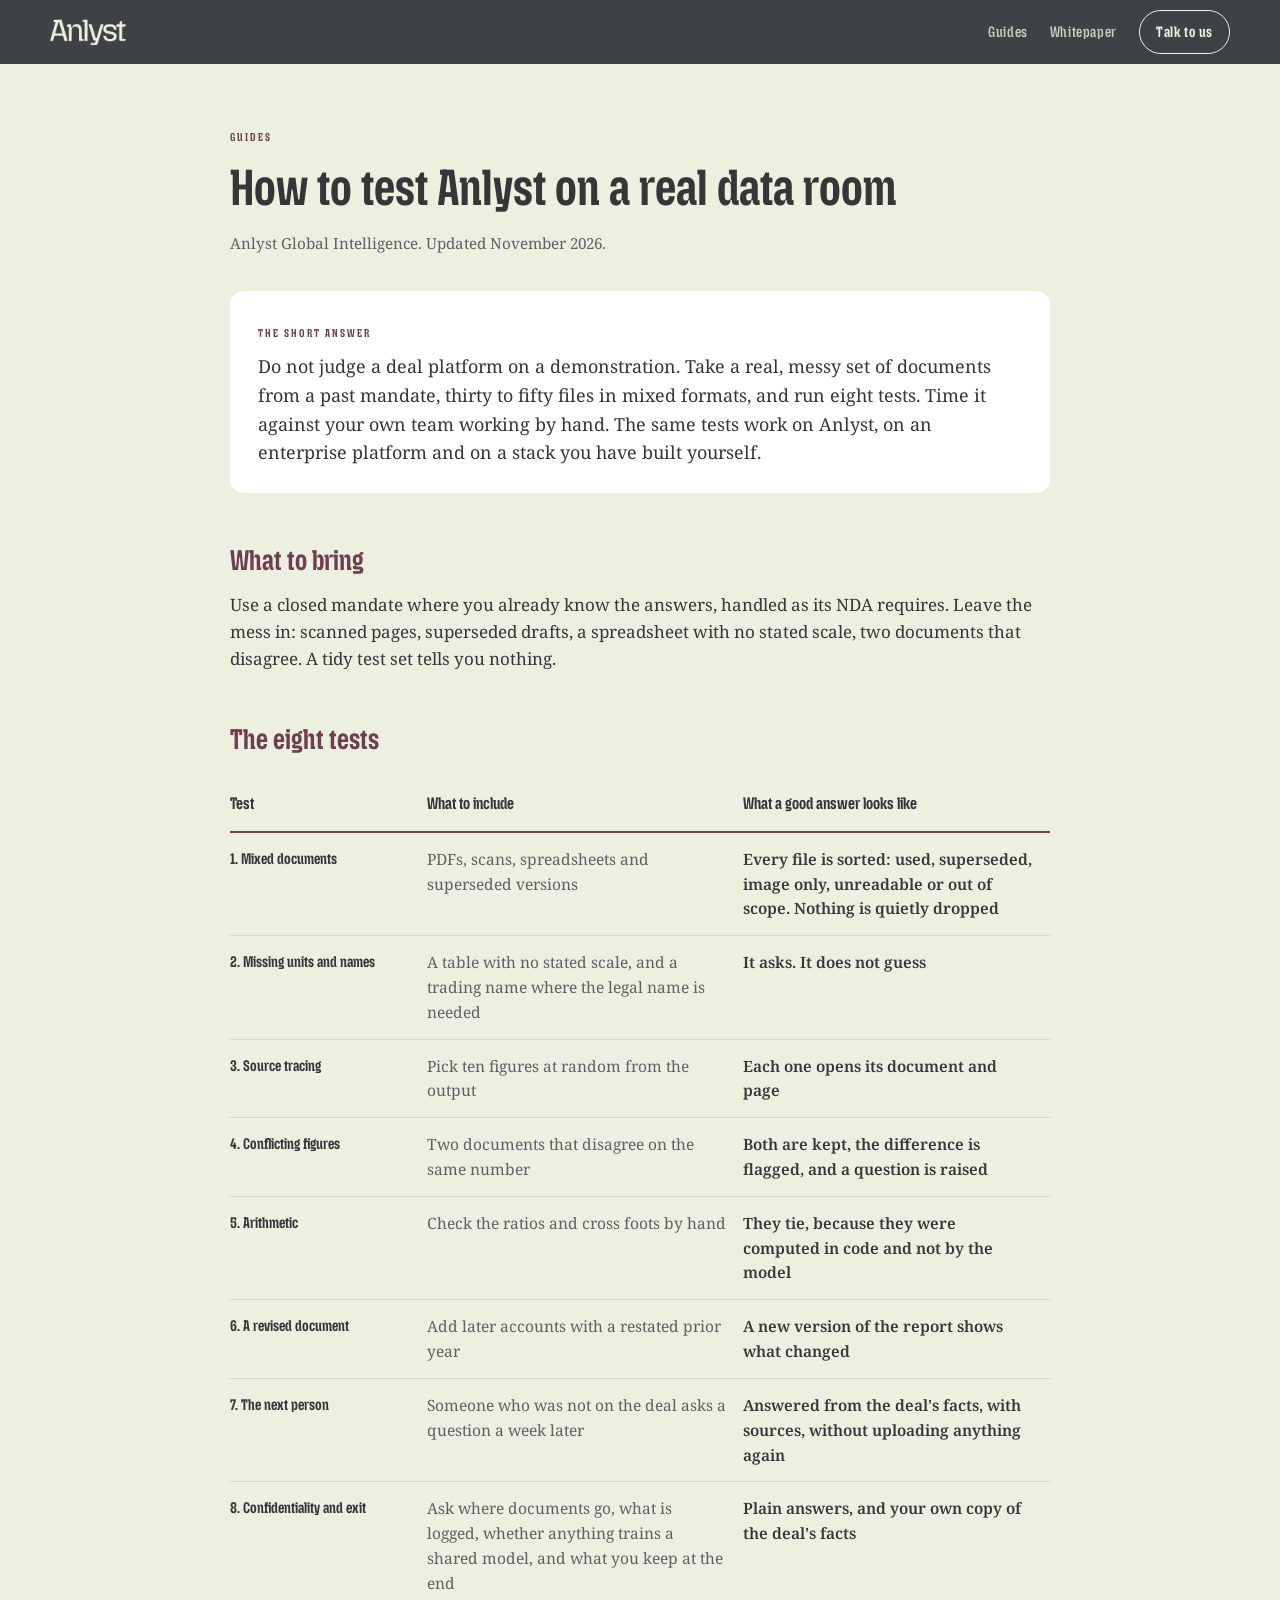
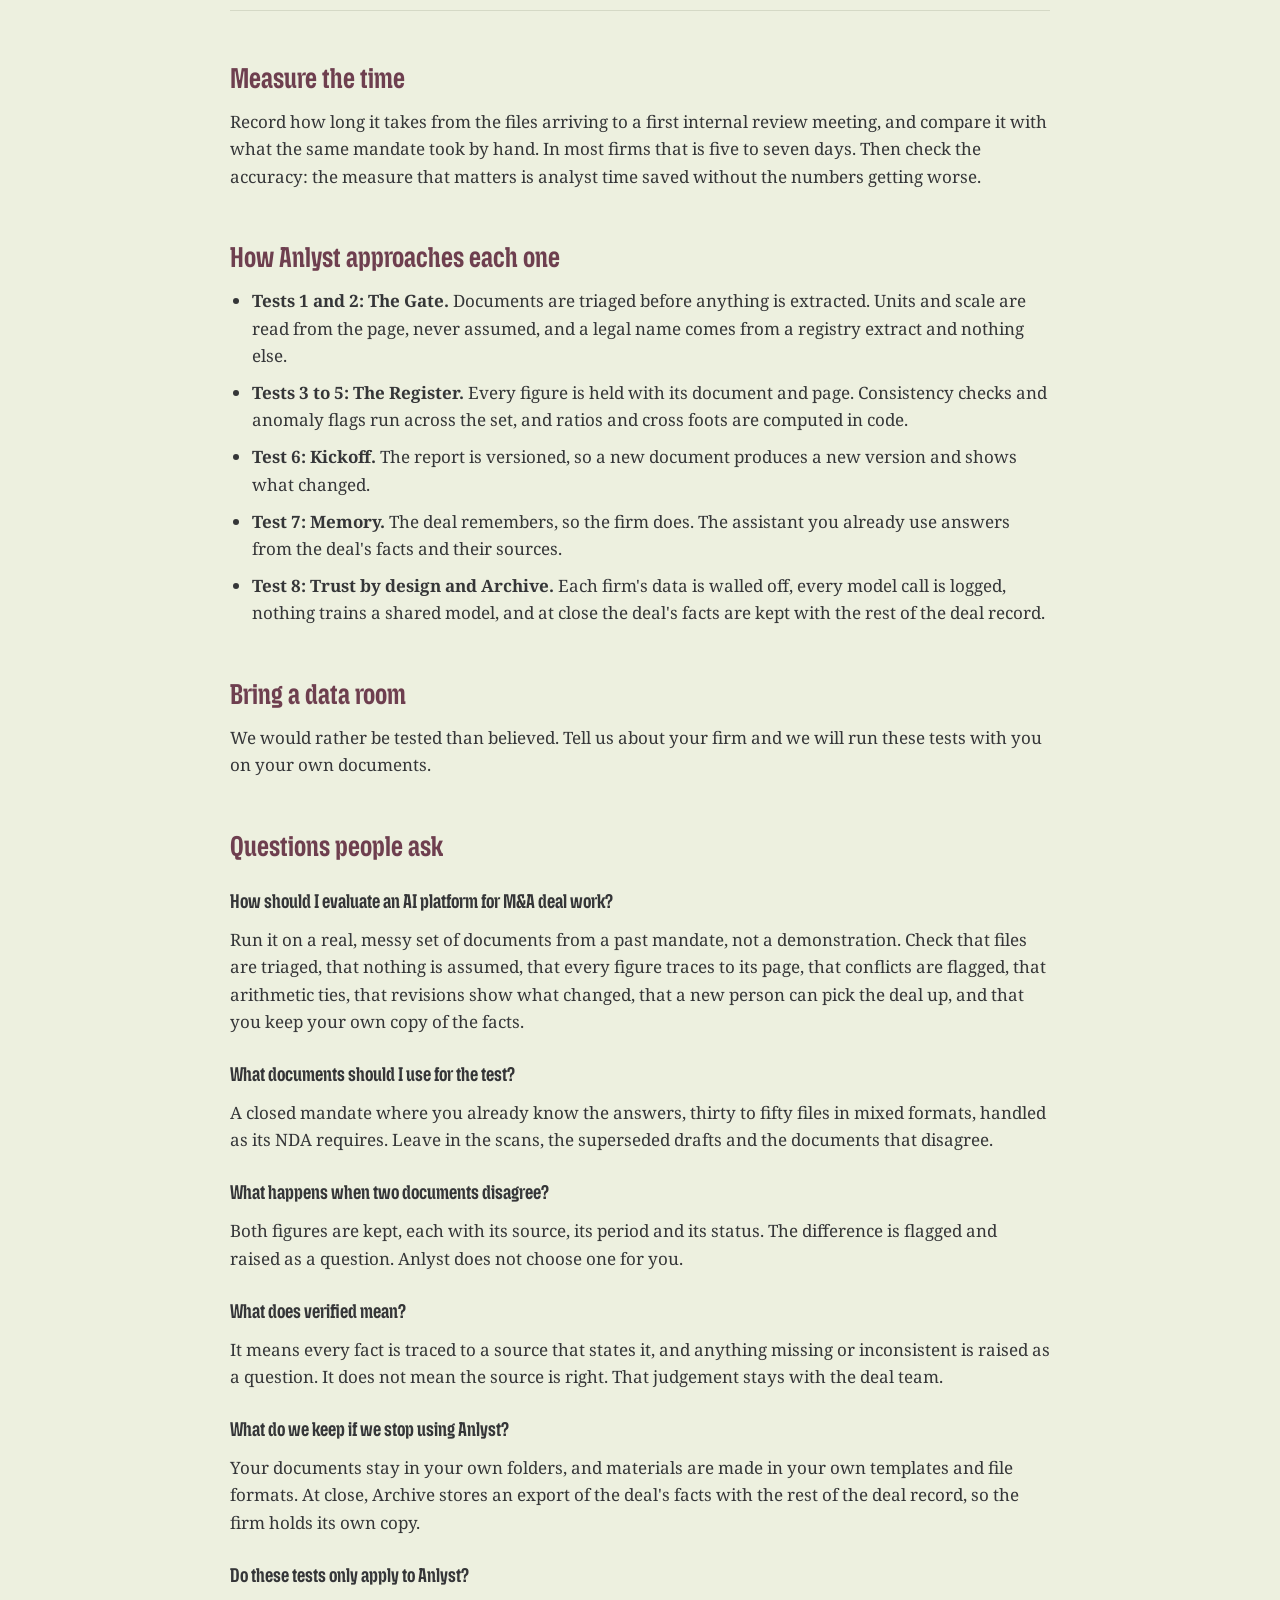
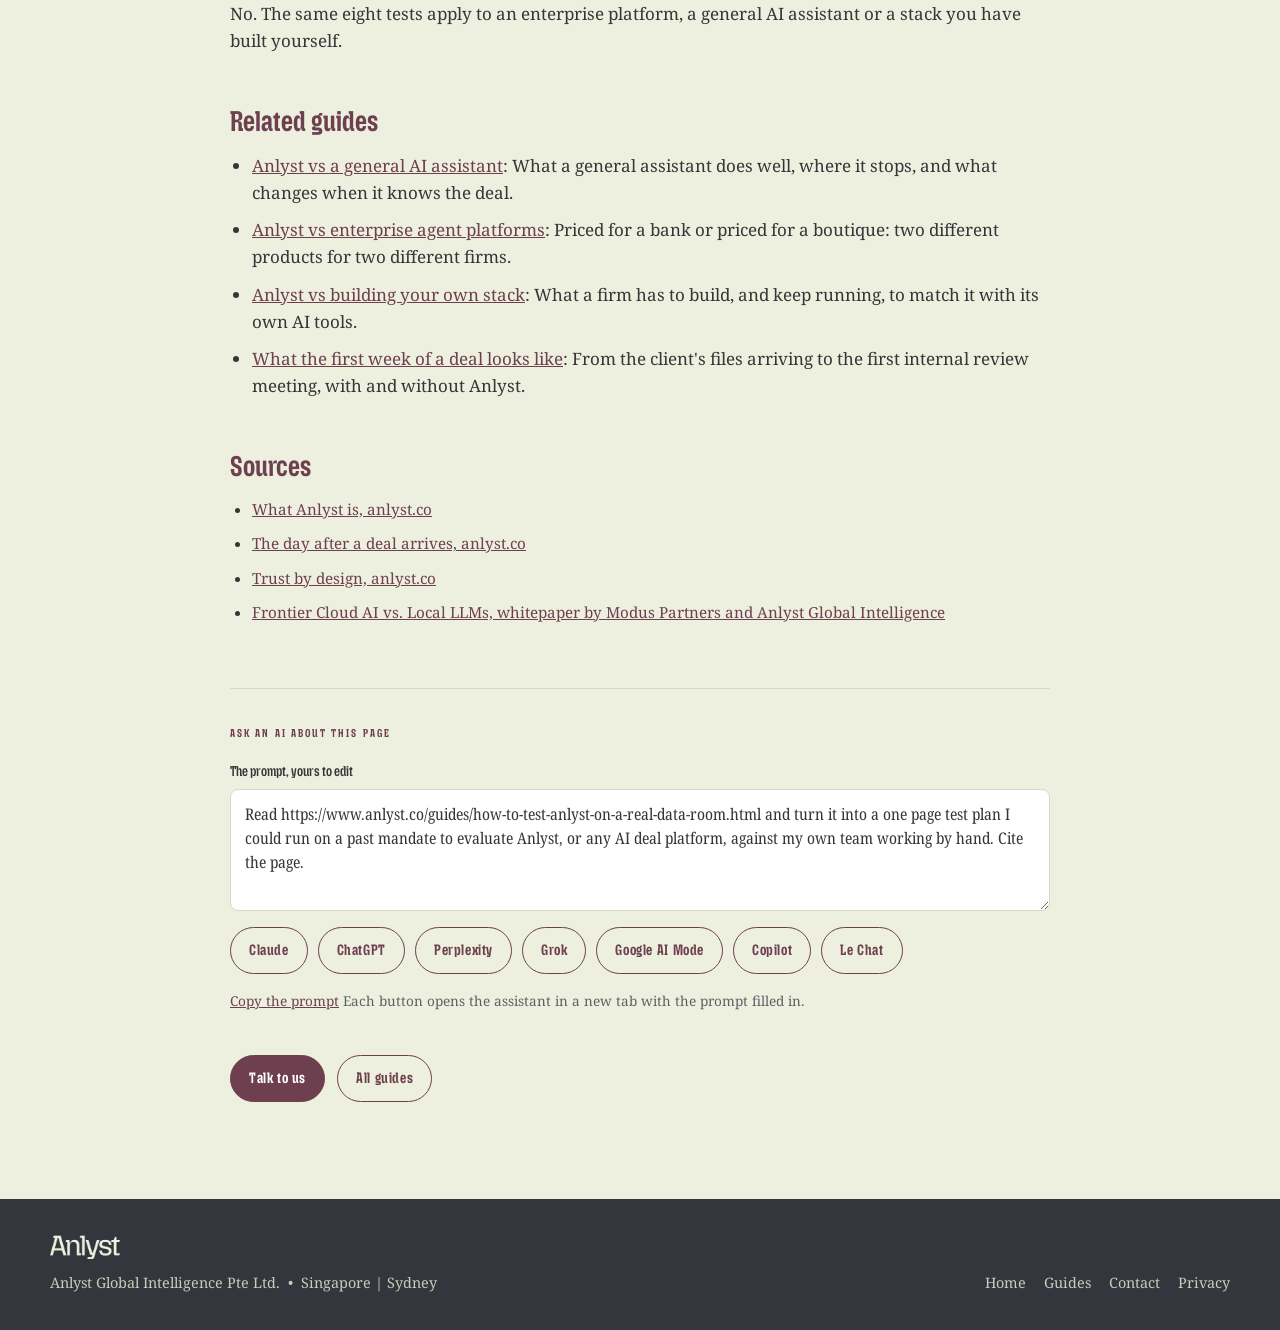
<file: guides/how-to-test-anlyst-on-a-real-data-room.html>
<!doctype html>
<html lang="en">
<head>
<meta charset="utf-8">
<meta name="viewport" content="width=device-width,initial-scale=1,viewport-fit=cover">
<title>How to test Anlyst on a real data room | Anlyst</title>
<meta name="description" content="Eight tests to run on a past mandate before trusting any AI deal platform: mixed documents, missing units, source tracing, conflicting figures, arithmetic, revised documents, handover and confidentiality.">
<link rel="canonical" href="https://www.anlyst.co/guides/how-to-test-anlyst-on-a-real-data-room.html">
<meta property="og:type" content="article">
<meta property="og:title" content="How to test Anlyst on a real data room">
<meta property="og:description" content="Eight tests to run on a past mandate before trusting any AI deal platform: mixed documents, missing units, source tracing, conflicting figures, arithmetic, revised documents, handover and confidentiality.">
<meta property="og:url" content="https://www.anlyst.co/guides/how-to-test-anlyst-on-a-real-data-room.html">
<meta property="og:image" content="https://www.anlyst.co/img/hero.jpg">
<meta name="twitter:card" content="summary_large_image">
<link rel="icon" type="image/png" sizes="64x64" href="../favicon-64.png">
<link rel="icon" type="image/png" sizes="512x512" href="../favicon.png">
<link rel="apple-touch-icon" href="../apple-touch-icon.png">
<link rel="preconnect" href="https://fonts.googleapis.com">
<link rel="preconnect" href="https://fonts.gstatic.com" crossorigin>
<link rel="stylesheet" href="https://fonts.googleapis.com/css2?family=Mozilla+Headline:wdth,wght@75,500..700&family=Noto+Serif:ital,wght@0,400;0,600;1,400&display=swap">
<link rel="stylesheet" href="guide.css">
<script type="application/ld+json">{"@context": "https://schema.org", "@type": "Article", "headline": "How to test Anlyst on a real data room", "description": "Eight tests to run on a past mandate before trusting any AI deal platform: mixed documents, missing units, source tracing, conflicting figures, arithmetic, revised documents, handover and confidentiality.", "url": "https://www.anlyst.co/guides/how-to-test-anlyst-on-a-real-data-room.html", "dateModified": "2026-11-20", "author": {"@type": "Organization", "name": "Anlyst Global Intelligence Pte Ltd", "url": "https://www.anlyst.co/"}, "publisher": {"@type": "Organization", "name": "Anlyst Global Intelligence Pte Ltd", "logo": {"@type": "ImageObject", "url": "https://www.anlyst.co/img/logo-dark.png"}}}</script>
<script type="application/ld+json">{"@context": "https://schema.org", "@type": "FAQPage", "mainEntity": [{"@type": "Question", "name": "How should I evaluate an AI platform for M&A deal work?", "acceptedAnswer": {"@type": "Answer", "text": "Run it on a real, messy set of documents from a past mandate, not a demonstration. Check that files are triaged, that nothing is assumed, that every figure traces to its page, that conflicts are flagged, that arithmetic ties, that revisions show what changed, that a new person can pick the deal up, and that you keep your own copy of the facts."}}, {"@type": "Question", "name": "What documents should I use for the test?", "acceptedAnswer": {"@type": "Answer", "text": "A closed mandate where you already know the answers, thirty to fifty files in mixed formats, handled as its NDA requires. Leave in the scans, the superseded drafts and the documents that disagree."}}, {"@type": "Question", "name": "What happens when two documents disagree?", "acceptedAnswer": {"@type": "Answer", "text": "Both figures are kept, each with its source, its period and its status. The difference is flagged and raised as a question. Anlyst does not choose one for you."}}, {"@type": "Question", "name": "What does verified mean?", "acceptedAnswer": {"@type": "Answer", "text": "It means every fact is traced to a source that states it, and anything missing or inconsistent is raised as a question. It does not mean the source is right. That judgement stays with the deal team."}}, {"@type": "Question", "name": "What do we keep if we stop using Anlyst?", "acceptedAnswer": {"@type": "Answer", "text": "Your documents stay in your own folders, and materials are made in your own templates and file formats. At close, Archive stores an export of the deal's facts with the rest of the deal record, so the firm holds its own copy."}}, {"@type": "Question", "name": "Do these tests only apply to Anlyst?", "acceptedAnswer": {"@type": "Answer", "text": "No. The same eight tests apply to an enterprise platform, a general AI assistant or a stack you have built yourself."}}]}</script>
<script type="application/ld+json">{"@context": "https://schema.org", "@type": "BreadcrumbList", "itemListElement": [{"@type": "ListItem", "position": 1, "name": "Anlyst", "item": "https://www.anlyst.co/"}, {"@type": "ListItem", "position": 2, "name": "Guides", "item": "https://www.anlyst.co/guides/"}, {"@type": "ListItem", "position": 3, "name": "How to test Anlyst on a real data room", "item": "https://www.anlyst.co/guides/how-to-test-anlyst-on-a-real-data-room.html"}]}</script>
</head>
<body>
<header><div class="wrap"><a href="../" aria-label="Anlyst home"><img src="../img/logo-light.png" alt="Anlyst"></a><nav><a href="./">Guides</a><a href="../#whitepaper">Whitepaper</a><a class="btn" href="../#contact">Talk to us</a></nav></div></header>
<main class="wrap">
<article>
<p class="label"><a href="./">Guides</a></p>
<h1>How to test Anlyst on a real data room</h1>
<p class="meta">Anlyst Global Intelligence. Updated November 2026.</p>
<div class="answer"><span class="label">The short answer</span><p>Do not judge a deal platform on a demonstration. Take a real, messy set of documents from a past mandate, thirty to fifty files in mixed formats, and run eight tests. Time it against your own team working by hand. The same tests work on Anlyst, on an enterprise platform and on a stack you have built yourself.</p></div>
<h2>What to bring</h2>
<p>Use a closed mandate where you already know the answers, handled as its NDA requires. Leave the mess in: scanned pages, superseded drafts, a spreadsheet with no stated scale, two documents that disagree. A tidy test set tells you nothing.</p>
<h2>The eight tests</h2>
<div class="tw"><table><thead><tr><th scope="col">Test</th><th scope="col">What to include</th><th scope="col">What a good answer looks like</th></tr></thead><tbody><tr><th scope="row">1. Mixed documents</th><td>PDFs, scans, spreadsheets and superseded versions</td><td>Every file is sorted: used, superseded, image only, unreadable or out of scope. Nothing is quietly dropped</td></tr><tr><th scope="row">2. Missing units and names</th><td>A table with no stated scale, and a trading name where the legal name is needed</td><td>It asks. It does not guess</td></tr><tr><th scope="row">3. Source tracing</th><td>Pick ten figures at random from the output</td><td>Each one opens its document and page</td></tr><tr><th scope="row">4. Conflicting figures</th><td>Two documents that disagree on the same number</td><td>Both are kept, the difference is flagged, and a question is raised</td></tr><tr><th scope="row">5. Arithmetic</th><td>Check the ratios and cross foots by hand</td><td>They tie, because they were computed in code and not by the model</td></tr><tr><th scope="row">6. A revised document</th><td>Add later accounts with a restated prior year</td><td>A new version of the report shows what changed</td></tr><tr><th scope="row">7. The next person</th><td>Someone who was not on the deal asks a question a week later</td><td>Answered from the deal's facts, with sources, without uploading anything again</td></tr><tr><th scope="row">8. Confidentiality and exit</th><td>Ask where documents go, what is logged, whether anything trains a shared model, and what you keep at the end</td><td>Plain answers, and your own copy of the deal's facts</td></tr></tbody></table></div>
<h2>Measure the time</h2>
<p>Record how long it takes from the files arriving to a first internal review meeting, and compare it with what the same mandate took by hand. In most firms that is five to seven days. Then check the accuracy: the measure that matters is analyst time saved without the numbers getting worse.</p>
<h2>How Anlyst approaches each one</h2>
<ul>
<li><strong>Tests 1 and 2: The Gate.</strong> Documents are triaged before anything is extracted. Units and scale are read from the page, never assumed, and a legal name comes from a registry extract and nothing else.</li>
<li><strong>Tests 3 to 5: The Register.</strong> Every figure is held with its document and page. Consistency checks and anomaly flags run across the set, and ratios and cross foots are computed in code.</li>
<li><strong>Test 6: Kickoff.</strong> The report is versioned, so a new document produces a new version and shows what changed.</li>
<li><strong>Test 7: Memory.</strong> The deal remembers, so the firm does. The assistant you already use answers from the deal's facts and their sources.</li>
<li><strong>Test 8: Trust by design and Archive.</strong> Each firm's data is walled off, every model call is logged, nothing trains a shared model, and at close the deal's facts are kept with the rest of the deal record.</li>
</ul>
<h2>Bring a data room</h2>
<p>We would rather be tested than believed. Tell us about your firm and we will run these tests with you on your own documents.</p>
<h2>Questions people ask</h2>
<h3>How should I evaluate an AI platform for M&amp;A deal work?</h3><p>Run it on a real, messy set of documents from a past mandate, not a demonstration. Check that files are triaged, that nothing is assumed, that every figure traces to its page, that conflicts are flagged, that arithmetic ties, that revisions show what changed, that a new person can pick the deal up, and that you keep your own copy of the facts.</p><h3>What documents should I use for the test?</h3><p>A closed mandate where you already know the answers, thirty to fifty files in mixed formats, handled as its NDA requires. Leave in the scans, the superseded drafts and the documents that disagree.</p><h3>What happens when two documents disagree?</h3><p>Both figures are kept, each with its source, its period and its status. The difference is flagged and raised as a question. Anlyst does not choose one for you.</p><h3>What does verified mean?</h3><p>It means every fact is traced to a source that states it, and anything missing or inconsistent is raised as a question. It does not mean the source is right. That judgement stays with the deal team.</p><h3>What do we keep if we stop using Anlyst?</h3><p>Your documents stay in your own folders, and materials are made in your own templates and file formats. At close, Archive stores an export of the deal&#x27;s facts with the rest of the deal record, so the firm holds its own copy.</p><h3>Do these tests only apply to Anlyst?</h3><p>No. The same eight tests apply to an enterprise platform, a general AI assistant or a stack you have built yourself.</p>
<h2>Related guides</h2>
<ul><li><a href="anlyst-vs-a-general-ai-assistant.html">Anlyst vs a general AI assistant</a>: What a general assistant does well, where it stops, and what changes when it knows the deal.</li><li><a href="anlyst-vs-enterprise-agent-platforms.html">Anlyst vs enterprise agent platforms</a>: Priced for a bank or priced for a boutique: two different products for two different firms.</li><li><a href="anlyst-vs-building-your-own.html">Anlyst vs building your own stack</a>: What a firm has to build, and keep running, to match it with its own AI tools.</li><li><a href="the-first-week-of-a-deal.html">What the first week of a deal looks like</a>: From the client's files arriving to the first internal review meeting, with and without Anlyst.</li></ul>
<h2>Sources</h2>
<ul class="src"><li><a href="https://www.anlyst.co/#what">What Anlyst is, anlyst.co</a></li><li><a href="https://www.anlyst.co/#proof">The day after a deal arrives, anlyst.co</a></li><li><a href="https://www.anlyst.co/#trust">Trust by design, anlyst.co</a></li><li><a href="https://www.anlyst.co/#whitepaper">Frontier Cloud AI vs. Local LLMs, whitepaper by Modus Partners and Anlyst Global Intelligence</a></li></ul>
</article>
<aside class="askbox"><span class="label">Ask an AI about this page</span>
<div class="ask" data-ask>
      <div class="chips" role="group" aria-label="Choose a question"><button type="button" class="chip" aria-pressed="true" data-prompt="Read https://www.anlyst.co/guides/how-to-test-anlyst-on-a-real-data-room.html and turn it into a one page test plan I could run on a past mandate to evaluate Anlyst, or any AI deal platform, against my own team working by hand. Cite the page.">This guide</button></div>
      <label for="askPrompt">The prompt, yours to edit<textarea id="askPrompt" rows="4" spellcheck="false"></textarea></label>
      <div class="ask-go" aria-label="Open the prompt in an assistant"></div>
      <p class="note"><button type="button" class="ask-copy">Copy the prompt</button> Each button opens the assistant in a new tab with the prompt filled in.</p>
    </div>
</aside>
<p class="next"><a class="btn solid" href="../#contact">Talk to us</a> <a class="btn" href="./">All guides</a></p>
</main>
<footer><div class="wrap"><div><img src="../img/logo-light.png" alt="Anlyst"><div>Anlyst Global Intelligence Pte Ltd. &nbsp;•&nbsp; Singapore | Sydney</div></div><div class="links"><a href="../">Home</a><a href="./">Guides</a><a href="../#contact">Contact</a><a href="../#privacy">Privacy</a></div></div></footer>
<script src="../ask.js" defer></script>
</body></html>
</file>
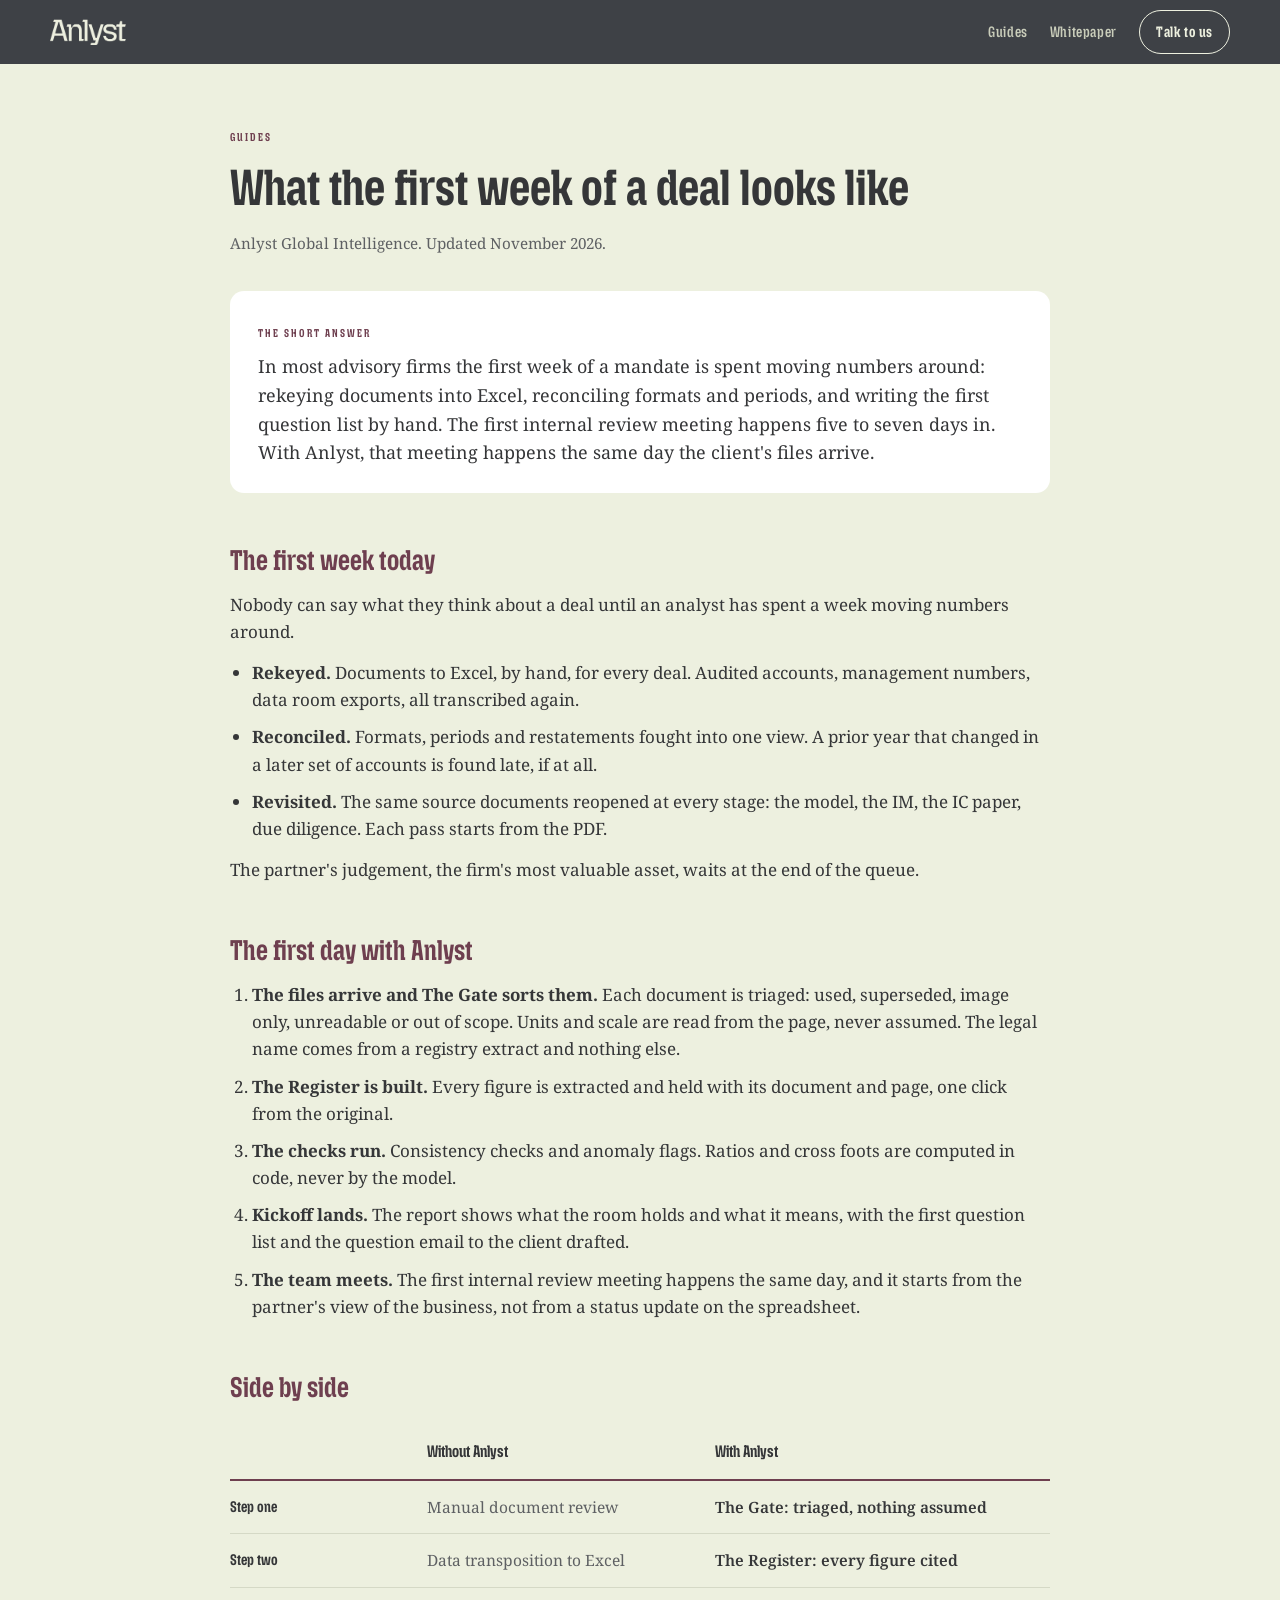
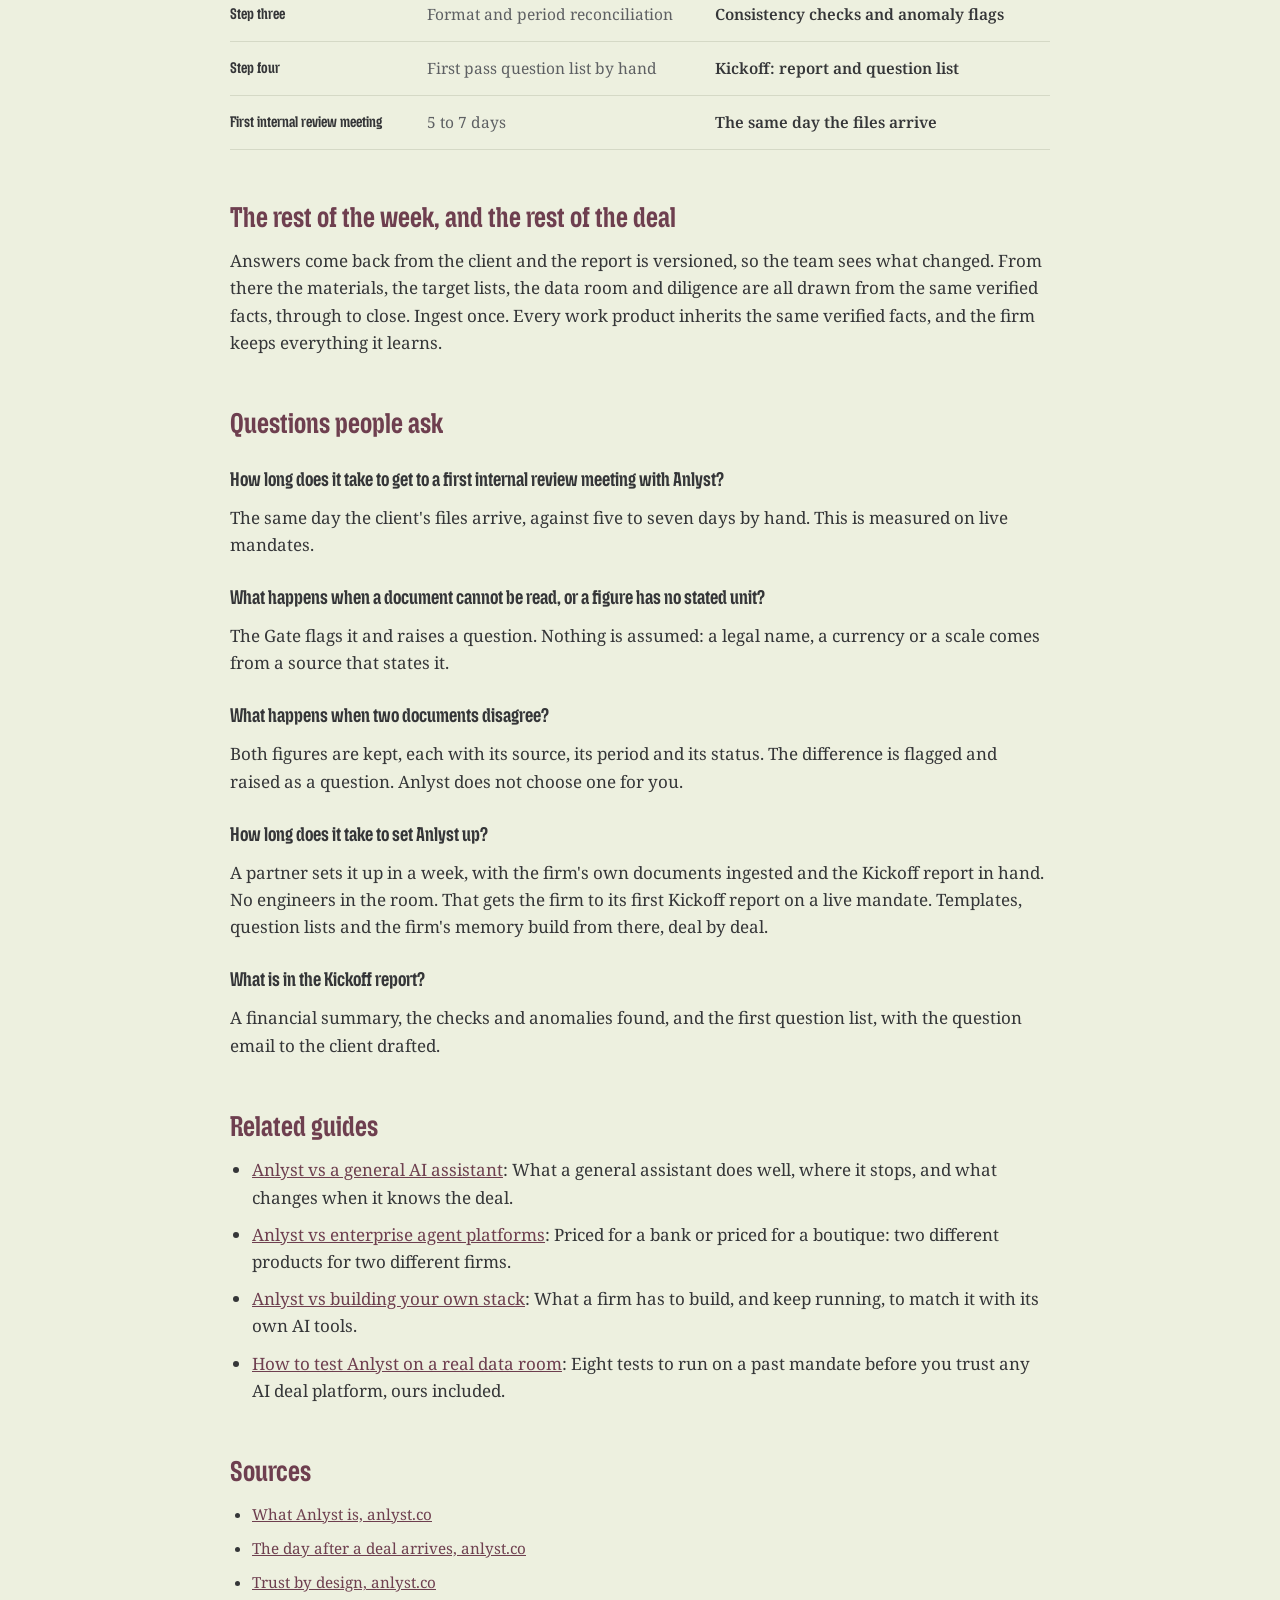
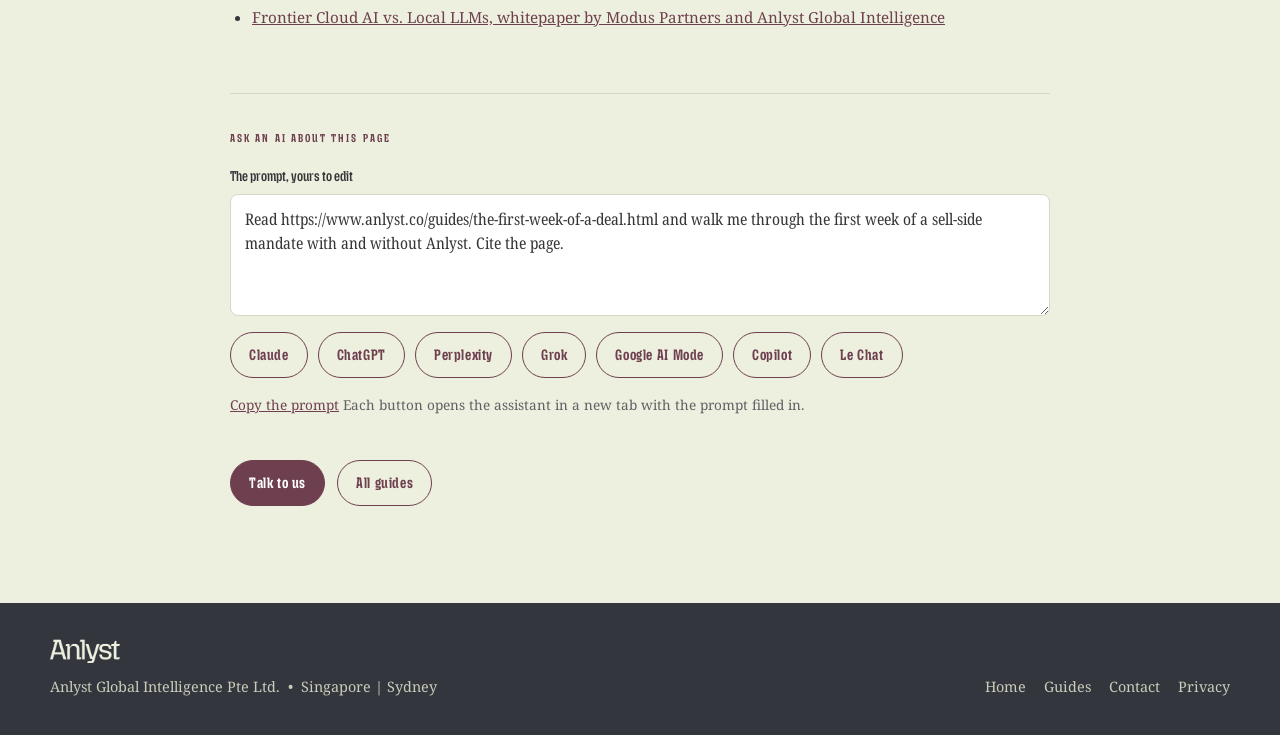
<file: guides/the-first-week-of-a-deal.html>
<!doctype html>
<html lang="en">
<head>
<meta charset="utf-8">
<meta name="viewport" content="width=device-width,initial-scale=1,viewport-fit=cover">
<title>What the first week of a deal looks like | Anlyst</title>
<meta name="description" content="The first week of an M&amp;A mandate with and without Anlyst: from the client&#x27;s files arriving to the first internal review meeting, step by step.">
<link rel="canonical" href="https://www.anlyst.co/guides/the-first-week-of-a-deal.html">
<meta property="og:type" content="article">
<meta property="og:title" content="What the first week of a deal looks like">
<meta property="og:description" content="The first week of an M&amp;A mandate with and without Anlyst: from the client&#x27;s files arriving to the first internal review meeting, step by step.">
<meta property="og:url" content="https://www.anlyst.co/guides/the-first-week-of-a-deal.html">
<meta property="og:image" content="https://www.anlyst.co/img/hero.jpg">
<meta name="twitter:card" content="summary_large_image">
<link rel="icon" type="image/png" sizes="64x64" href="../favicon-64.png">
<link rel="icon" type="image/png" sizes="512x512" href="../favicon.png">
<link rel="apple-touch-icon" href="../apple-touch-icon.png">
<link rel="preconnect" href="https://fonts.googleapis.com">
<link rel="preconnect" href="https://fonts.gstatic.com" crossorigin>
<link rel="stylesheet" href="https://fonts.googleapis.com/css2?family=Mozilla+Headline:wdth,wght@75,500..700&family=Noto+Serif:ital,wght@0,400;0,600;1,400&display=swap">
<link rel="stylesheet" href="guide.css">
<script type="application/ld+json">{"@context": "https://schema.org", "@type": "Article", "headline": "What the first week of a deal looks like", "description": "The first week of an M&A mandate with and without Anlyst: from the client's files arriving to the first internal review meeting, step by step.", "url": "https://www.anlyst.co/guides/the-first-week-of-a-deal.html", "dateModified": "2026-11-20", "author": {"@type": "Organization", "name": "Anlyst Global Intelligence Pte Ltd", "url": "https://www.anlyst.co/"}, "publisher": {"@type": "Organization", "name": "Anlyst Global Intelligence Pte Ltd", "logo": {"@type": "ImageObject", "url": "https://www.anlyst.co/img/logo-dark.png"}}}</script>
<script type="application/ld+json">{"@context": "https://schema.org", "@type": "FAQPage", "mainEntity": [{"@type": "Question", "name": "How long does it take to get to a first internal review meeting with Anlyst?", "acceptedAnswer": {"@type": "Answer", "text": "The same day the client's files arrive, against five to seven days by hand. This is measured on live mandates."}}, {"@type": "Question", "name": "What happens when a document cannot be read, or a figure has no stated unit?", "acceptedAnswer": {"@type": "Answer", "text": "The Gate flags it and raises a question. Nothing is assumed: a legal name, a currency or a scale comes from a source that states it."}}, {"@type": "Question", "name": "What happens when two documents disagree?", "acceptedAnswer": {"@type": "Answer", "text": "Both figures are kept, each with its source, its period and its status. The difference is flagged and raised as a question. Anlyst does not choose one for you."}}, {"@type": "Question", "name": "How long does it take to set Anlyst up?", "acceptedAnswer": {"@type": "Answer", "text": "A partner sets it up in a week, with the firm's own documents ingested and the Kickoff report in hand. No engineers in the room. That gets the firm to its first Kickoff report on a live mandate. Templates, question lists and the firm's memory build from there, deal by deal."}}, {"@type": "Question", "name": "What is in the Kickoff report?", "acceptedAnswer": {"@type": "Answer", "text": "A financial summary, the checks and anomalies found, and the first question list, with the question email to the client drafted."}}]}</script>
<script type="application/ld+json">{"@context": "https://schema.org", "@type": "BreadcrumbList", "itemListElement": [{"@type": "ListItem", "position": 1, "name": "Anlyst", "item": "https://www.anlyst.co/"}, {"@type": "ListItem", "position": 2, "name": "Guides", "item": "https://www.anlyst.co/guides/"}, {"@type": "ListItem", "position": 3, "name": "What the first week of a deal looks like", "item": "https://www.anlyst.co/guides/the-first-week-of-a-deal.html"}]}</script>
</head>
<body>
<header><div class="wrap"><a href="../" aria-label="Anlyst home"><img src="../img/logo-light.png" alt="Anlyst"></a><nav><a href="./">Guides</a><a href="../#whitepaper">Whitepaper</a><a class="btn" href="../#contact">Talk to us</a></nav></div></header>
<main class="wrap">
<article>
<p class="label"><a href="./">Guides</a></p>
<h1>What the first week of a deal looks like</h1>
<p class="meta">Anlyst Global Intelligence. Updated November 2026.</p>
<div class="answer"><span class="label">The short answer</span><p>In most advisory firms the first week of a mandate is spent moving numbers around: rekeying documents into Excel, reconciling formats and periods, and writing the first question list by hand. The first internal review meeting happens five to seven days in. With Anlyst, that meeting happens the same day the client's files arrive.</p></div>
<h2>The first week today</h2>
<p>Nobody can say what they think about a deal until an analyst has spent a week moving numbers around.</p>
<ul>
<li><strong>Rekeyed.</strong> Documents to Excel, by hand, for every deal. Audited accounts, management numbers, data room exports, all transcribed again.</li>
<li><strong>Reconciled.</strong> Formats, periods and restatements fought into one view. A prior year that changed in a later set of accounts is found late, if at all.</li>
<li><strong>Revisited.</strong> The same source documents reopened at every stage: the model, the IM, the IC paper, due diligence. Each pass starts from the PDF.</li>
</ul>
<p>The partner's judgement, the firm's most valuable asset, waits at the end of the queue.</p>
<h2>The first day with Anlyst</h2>
<ol>
<li><strong>The files arrive and The Gate sorts them.</strong> Each document is triaged: used, superseded, image only, unreadable or out of scope. Units and scale are read from the page, never assumed. The legal name comes from a registry extract and nothing else.</li>
<li><strong>The Register is built.</strong> Every figure is extracted and held with its document and page, one click from the original.</li>
<li><strong>The checks run.</strong> Consistency checks and anomaly flags. Ratios and cross foots are computed in code, never by the model.</li>
<li><strong>Kickoff lands.</strong> The report shows what the room holds and what it means, with the first question list and the question email to the client drafted.</li>
<li><strong>The team meets.</strong> The first internal review meeting happens the same day, and it starts from the partner's view of the business, not from a status update on the spreadsheet.</li>
</ol>
<h2>Side by side</h2>
<div class="tw"><table><thead><tr><th scope="col"></th><th scope="col">Without Anlyst</th><th scope="col">With Anlyst</th></tr></thead><tbody><tr><th scope="row">Step one</th><td>Manual document review</td><td>The Gate: triaged, nothing assumed</td></tr><tr><th scope="row">Step two</th><td>Data transposition to Excel</td><td>The Register: every figure cited</td></tr><tr><th scope="row">Step three</th><td>Format and period reconciliation</td><td>Consistency checks and anomaly flags</td></tr><tr><th scope="row">Step four</th><td>First pass question list by hand</td><td>Kickoff: report and question list</td></tr><tr><th scope="row">First internal review meeting</th><td>5 to 7 days</td><td>The same day the files arrive</td></tr></tbody></table></div>
<h2>The rest of the week, and the rest of the deal</h2>
<p>Answers come back from the client and the report is versioned, so the team sees what changed. From there the materials, the target lists, the data room and diligence are all drawn from the same verified facts, through to close. Ingest once. Every work product inherits the same verified facts, and the firm keeps everything it learns.</p>
<h2>Questions people ask</h2>
<h3>How long does it take to get to a first internal review meeting with Anlyst?</h3><p>The same day the client&#x27;s files arrive, against five to seven days by hand. This is measured on live mandates.</p><h3>What happens when a document cannot be read, or a figure has no stated unit?</h3><p>The Gate flags it and raises a question. Nothing is assumed: a legal name, a currency or a scale comes from a source that states it.</p><h3>What happens when two documents disagree?</h3><p>Both figures are kept, each with its source, its period and its status. The difference is flagged and raised as a question. Anlyst does not choose one for you.</p><h3>How long does it take to set Anlyst up?</h3><p>A partner sets it up in a week, with the firm&#x27;s own documents ingested and the Kickoff report in hand. No engineers in the room. That gets the firm to its first Kickoff report on a live mandate. Templates, question lists and the firm&#x27;s memory build from there, deal by deal.</p><h3>What is in the Kickoff report?</h3><p>A financial summary, the checks and anomalies found, and the first question list, with the question email to the client drafted.</p>
<h2>Related guides</h2>
<ul><li><a href="anlyst-vs-a-general-ai-assistant.html">Anlyst vs a general AI assistant</a>: What a general assistant does well, where it stops, and what changes when it knows the deal.</li><li><a href="anlyst-vs-enterprise-agent-platforms.html">Anlyst vs enterprise agent platforms</a>: Priced for a bank or priced for a boutique: two different products for two different firms.</li><li><a href="anlyst-vs-building-your-own.html">Anlyst vs building your own stack</a>: What a firm has to build, and keep running, to match it with its own AI tools.</li><li><a href="how-to-test-anlyst-on-a-real-data-room.html">How to test Anlyst on a real data room</a>: Eight tests to run on a past mandate before you trust any AI deal platform, ours included.</li></ul>
<h2>Sources</h2>
<ul class="src"><li><a href="https://www.anlyst.co/#what">What Anlyst is, anlyst.co</a></li><li><a href="https://www.anlyst.co/#proof">The day after a deal arrives, anlyst.co</a></li><li><a href="https://www.anlyst.co/#trust">Trust by design, anlyst.co</a></li><li><a href="https://www.anlyst.co/#whitepaper">Frontier Cloud AI vs. Local LLMs, whitepaper by Modus Partners and Anlyst Global Intelligence</a></li></ul>
</article>
<aside class="askbox"><span class="label">Ask an AI about this page</span>
<div class="ask" data-ask>
      <div class="chips" role="group" aria-label="Choose a question"><button type="button" class="chip" aria-pressed="true" data-prompt="Read https://www.anlyst.co/guides/the-first-week-of-a-deal.html and walk me through the first week of a sell-side mandate with and without Anlyst. Cite the page.">This guide</button></div>
      <label for="askPrompt">The prompt, yours to edit<textarea id="askPrompt" rows="4" spellcheck="false"></textarea></label>
      <div class="ask-go" aria-label="Open the prompt in an assistant"></div>
      <p class="note"><button type="button" class="ask-copy">Copy the prompt</button> Each button opens the assistant in a new tab with the prompt filled in.</p>
    </div>
</aside>
<p class="next"><a class="btn solid" href="../#contact">Talk to us</a> <a class="btn" href="./">All guides</a></p>
</main>
<footer><div class="wrap"><div><img src="../img/logo-light.png" alt="Anlyst"><div>Anlyst Global Intelligence Pte Ltd. &nbsp;•&nbsp; Singapore | Sydney</div></div><div class="links"><a href="../">Home</a><a href="./">Guides</a><a href="../#contact">Contact</a><a href="../#privacy">Privacy</a></div></div></footer>
<script src="../ask.js" defer></script>
</body></html>
</file>
<file: guides/guide.css>
/* Guide pages: the home page's palette and type, set for reading. */
:root{--cream:#EDF0DF;--dark:#33363D;--ink:#353638;--ink2:#5E6063;--plum:#6E3F4F;--pink:#D4A3B1;--muted:#C9CDBA;--rule:#D5D9C6;--white:#FFFFFF;
--head:"Mozilla Headline","Arial Narrow","Helvetica Neue",Arial,sans-serif;--body:"Noto Serif",Georgia,"Times New Roman",serif;color-scheme:light}
*{box-sizing:border-box}
body{margin:0;background:var(--cream);color:var(--ink);font-family:var(--body);font-size:17px;line-height:1.6;-webkit-font-smoothing:antialiased}
img{max-width:100%;display:block}
a{color:var(--plum)}
h1,h2,h3{font-family:var(--head);font-stretch:75%;font-weight:700;line-height:1.1;margin:0;text-wrap:balance}
.wrap{width:min(820px,100% - 40px);margin-inline:auto}
header{position:sticky;top:0;z-index:10;background:rgba(51,54,61,.94);color:var(--cream)}
header .wrap,footer .wrap{width:min(1180px,100% - 40px)}
header .wrap{display:flex;align-items:center;justify-content:space-between;gap:20px;height:64px}
header img{height:26px;width:auto}
nav{display:flex;gap:22px;align-items:center}
nav a{font-family:var(--head);font-stretch:75%;font-weight:600;font-size:.95rem;letter-spacing:.04em;text-decoration:none;color:var(--muted)}
nav a:hover{color:#fff}
@media (max-width:560px){nav a:not(.btn){display:none}}
.btn{display:inline-flex;align-items:center;font-family:var(--head);font-stretch:75%;font-weight:700;font-size:.95rem;letter-spacing:.04em;padding:10px 18px;border-radius:999px;text-decoration:none;border:1.5px solid currentColor;color:var(--plum)}
nav .btn{color:var(--cream);padding:9px 16px}
.btn.solid{background:var(--plum);border-color:var(--plum);color:#fff}
.label{font-family:var(--head);font-stretch:75%;font-weight:700;font-size:.72rem;letter-spacing:.18em;text-transform:uppercase;color:var(--plum);margin:0}
.label a{text-decoration:none}
main{padding-block:64px 80px}
h1{font-size:clamp(2.1rem,5vw,3.2rem);margin-top:14px}
.meta{color:var(--ink2);font-size:.95rem;margin:14px 0 0}
.answer{background:var(--white);border-radius:14px;padding:26px 28px;margin-top:36px}
.answer p{margin:8px 0 0;font-size:1.12rem}
article h2{font-size:1.8rem;margin-top:52px;color:var(--plum)}
article h3{font-size:1.25rem;margin-top:28px}
article p{margin:14px 0 0}
article ul,article ol{margin:14px 0 0;padding-left:22px}
article li+li{margin-top:10px}
.tw{overflow-x:auto;margin-top:20px}
table{border-collapse:collapse;width:100%;min-width:560px;font-size:.97rem}
th,td{text-align:left;vertical-align:top;padding:14px 16px 14px 0;border-bottom:1px solid var(--rule)}
thead th{font-family:var(--head);font-stretch:75%;font-size:1.05rem;border-bottom:2px solid var(--plum)}
tbody th{font-family:var(--head);font-stretch:75%;font-weight:700;width:24%}
td:last-child{color:var(--ink);font-weight:600}
td{color:var(--ink2)}
.src{font-size:.95rem}
.askbox{margin-top:64px;padding-top:28px;border-top:1px solid var(--rule)}
.ask{display:grid;gap:16px;margin-top:16px}
.chips,.ask-go{display:flex;flex-wrap:wrap;gap:10px}
.chip{font-family:var(--head);font-stretch:75%;font-weight:600;font-size:.95rem;padding:9px 16px;border-radius:999px;border:1.5px solid var(--rule);background:transparent;color:var(--ink);cursor:pointer}
.chip[aria-pressed=true]{background:var(--plum);border-color:var(--plum);color:#fff}
.chips:has(.chip:only-child){display:none}
.ask label{display:grid;gap:6px;font-family:var(--head);font-stretch:75%;font-weight:600;font-size:.9rem}
.ask textarea{font:inherit;font-family:var(--body);font-weight:400;font-size:1rem;line-height:1.5;padding:12px 14px;border:1px solid var(--rule);border-radius:8px;background:#fff;color:var(--ink);width:100%;resize:vertical}
.note{font-size:.85rem;color:var(--ink2);margin:0}
.ask-copy{font:inherit;background:none;border:0;padding:0;color:var(--plum);text-decoration:underline;cursor:pointer}
.guides{display:grid;gap:18px;margin-top:36px}
.guides a{background:var(--white);border-radius:14px;padding:24px 26px;text-decoration:none;display:grid;gap:8px}
.guides a h3{margin:0;font-size:1.45rem;color:var(--plum)}
.guides a p{margin:0;color:var(--ink2)}
.guides a:hover{box-shadow:0 0 0 2px var(--plum)}
.next{display:flex;gap:12px;flex-wrap:wrap;margin-top:44px}
footer{background:var(--dark);color:var(--muted);padding-block:36px;font-size:.9rem}
footer .wrap{display:flex;justify-content:space-between;gap:24px;flex-wrap:wrap;align-items:flex-end}
footer img{height:24px;width:auto;margin-bottom:12px}
footer a{color:var(--muted);margin-left:18px;text-decoration:none}
footer .links a:first-child{margin-left:0}
a:focus-visible,button:focus-visible,textarea:focus-visible{outline:3px solid var(--pink);outline-offset:3px}
</file>
